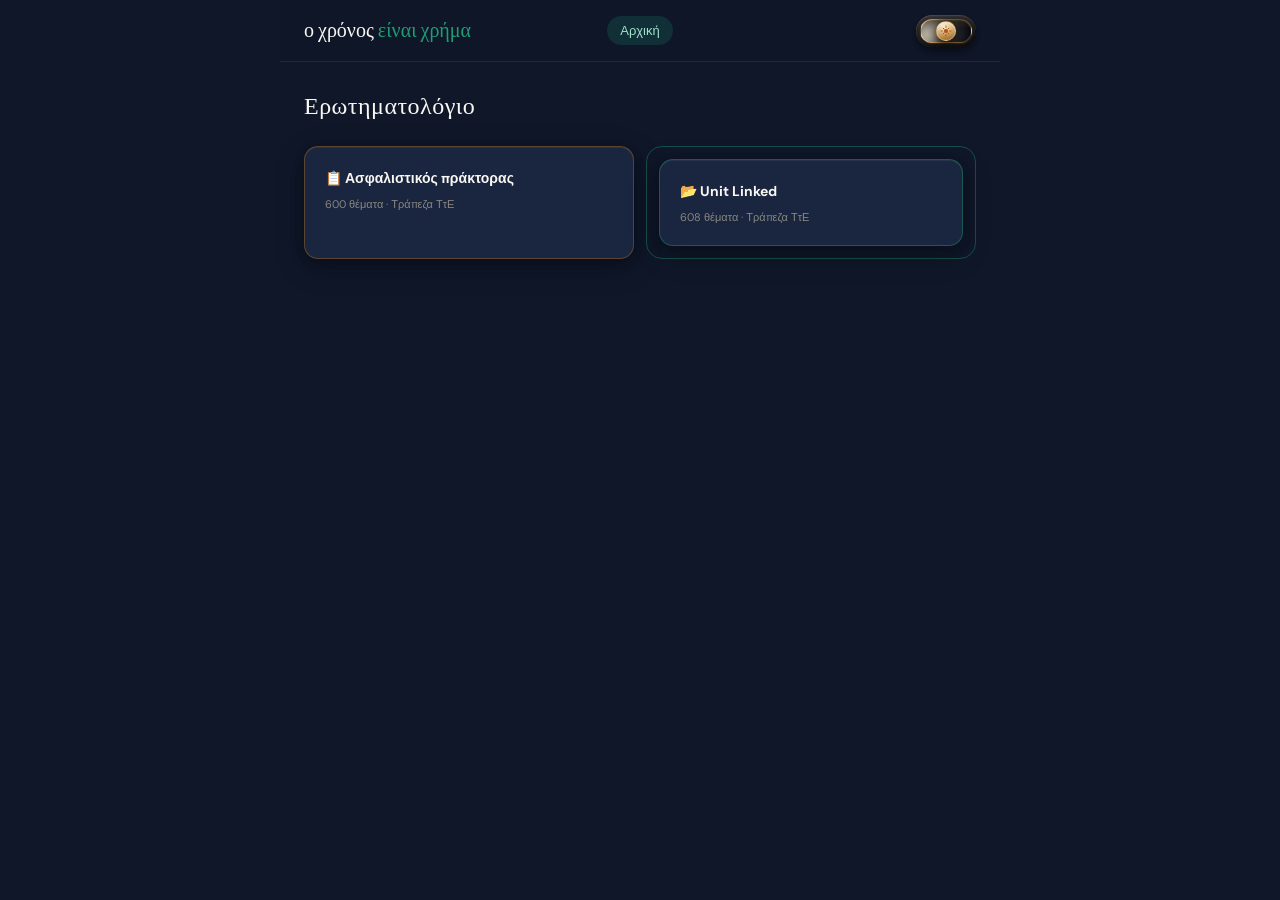
<file: index.html>
<!DOCTYPE html>
<html lang="el" data-time-theme="night">
<head>
<meta charset="UTF-8">
<meta name="viewport" content="width=device-width, initial-scale=1.0">
<title>Ο χρόνος είναι χρήμα</title>
<link href="https://fonts.googleapis.com/css2?family=DM+Sans:wght@300;400;500;600&family=DM+Serif+Display:ital@0;1&display=swap" rel="stylesheet">
<style>
*{box-sizing:border-box;margin:0;padding:0}
:root{
  --navy:#0f1729;--navy2:#1a2540;--navy3:#243050;
  --teal:#1D9E75;--teal2:#0F6E56;--teal3:#9FE1CB;
  --blue:#185FA5;--blue2:#378ADD;--blue3:#B5D4F4;
  --amber:#BA7517;--amber2:#EF9F27;--amber3:#FAC775;
  --coral:#993C1D;--coral2:#D85A30;--coral3:#F0997B;
  --white:#F8F7F2;--gray:#D3D1C7;--muted:#888780;
  --border:rgba(255,255,255,0.08);
}
html,body{font-family:"DM Sans",sans-serif;background:var(--navy);color:var(--white);min-height:100vh;font-size:16px;line-height:1.65}
.app{max-width:720px;margin:0 auto}
.top-nav{display:grid;grid-template-columns:1fr auto 1fr;align-items:center;padding:14px 24px;border-bottom:1px solid var(--border);background:rgba(15,23,41,0.97);backdrop-filter:blur(8px);position:sticky;top:0;z-index:100;gap:12px 16px}
.top-nav .logo{justify-self:start}
.top-nav .nav-tabs{justify-self:center;display:flex;flex-wrap:wrap;align-items:center;justify-content:center;gap:4px}
.top-nav .theme-ctl{justify-self:end}
@media (max-width:600px){
  .top-nav{grid-template-columns:1fr auto;grid-template-rows:auto auto}
  .top-nav .logo{grid-column:1;grid-row:1;justify-self:start}
  .top-nav .theme-ctl{grid-column:2;grid-row:1;justify-self:end;align-self:center}
  .top-nav .nav-tabs{grid-column:1/-1;grid-row:2;justify-self:center}
}
.logo{font-family:"DM Serif Display",serif;font-size:20px;color:var(--white)}
.logo span{color:var(--teal)}
.nav-tabs{display:flex;gap:4px}
.nav-tab{padding:6px 13px;border-radius:20px;border:none;background:transparent;color:var(--muted);font-family:"DM Sans",sans-serif;font-size:13px;cursor:pointer;transition:all .2s}
.nav-tab.active{background:rgba(29,158,117,0.18);color:var(--teal3)}
.nav-tab:hover:not(.active){color:var(--white);background:rgba(255,255,255,0.05)}
.screen{display:none;padding:24px 24px 48px;animation:fadeUp .3s ease}
.screen.active{display:block}
@keyframes fadeUp{from{opacity:0;transform:translateY(10px)}to{opacity:1;transform:translateY(0)}}
.card{background:var(--navy2);border:1px solid var(--border);border-radius:14px;padding:18px;margin-bottom:12px}
.badge{display:inline-block;font-size:10px;font-weight:500;padding:3px 10px;border-radius:20px;letter-spacing:0.4px;text-transform:uppercase;margin-bottom:8px}
.badge.teal{background:rgba(29,158,117,0.2);color:var(--teal3)}
.badge.blue{background:rgba(24,95,165,0.2);color:var(--blue3)}
.badge.amber{background:rgba(186,117,23,0.2);color:var(--amber3)}
.badge.coral{background:rgba(153,60,29,0.2);color:var(--coral3)}
.slbl{font-size:11px;font-weight:500;color:var(--muted);text-transform:uppercase;letter-spacing:0.6px;margin-bottom:12px}
.fbox{background:rgba(24,95,165,0.12);border:1px solid rgba(24,95,165,0.3);border-radius:12px;padding:16px 20px;text-align:center;margin:14px 0}
.fbox-main{font-family:"DM Serif Display",serif;font-size:22px;font-weight:500;color:var(--blue3);letter-spacing:1px;margin-bottom:5px}
.fbox-sub{font-size:11px;color:var(--muted);line-height:1.6}
.tbox{background:rgba(186,117,23,0.1);border:1px solid rgba(186,117,23,0.25);border-radius:10px;padding:12px 16px;margin:12px 0}
.tbox p{font-size:12px;color:var(--amber3);line-height:1.6}
.ibox{background:rgba(29,158,117,0.08);border:1px solid rgba(29,158,117,0.2);border-radius:10px;padding:12px 16px;margin:12px 0}
.ibox p{font-size:12px;color:var(--teal3);line-height:1.6}
.btn-p{background:var(--teal);color:#fff;border:none;padding:10px 22px;border-radius:9px;font-family:"DM Sans",sans-serif;font-size:14px;font-weight:500;cursor:pointer;transition:all .2s}
.btn-p:hover{background:var(--teal2)}
.btn-s{background:transparent;color:var(--muted);border:1px solid rgba(255,255,255,0.1);padding:10px 18px;border-radius:9px;font-family:"DM Sans",sans-serif;font-size:14px;cursor:pointer;transition:all .2s}
.btn-s:hover{color:var(--white);border-color:rgba(255,255,255,0.25)}
/* HOME */
.hero{background:var(--navy2);border:1px solid var(--border);border-radius:18px;padding:32px;margin-bottom:20px;position:relative;overflow:hidden}
.hero::before{content:"";position:absolute;top:-60px;right:-60px;width:280px;height:280px;background:radial-gradient(circle,rgba(29,158,117,0.10),transparent 70%);pointer-events:none}
.hero-title{font-family:"DM Serif Display",serif;font-size:32px;line-height:1.15;margin-bottom:10px}
.hero-title em{color:var(--teal3);font-style:italic}
.hero-sub{font-size:14px;color:var(--muted);line-height:1.7;max-width:440px;margin-bottom:20px}
.hero-axiom{padding:14px 18px;background:rgba(255,255,255,0.03);border-left:3px solid var(--teal);border-radius:0 10px 10px 0;font-family:"DM Serif Display",serif;font-size:15px;color:var(--gray);font-style:italic}
.stats-row{display:grid;grid-template-columns:repeat(3,1fr);gap:10px;margin-bottom:20px}
.stat-card{background:var(--navy2);border:1px solid var(--border);border-radius:14px;padding:16px;text-align:center}
.stat-num{font-family:"DM Serif Display",serif;font-size:28px;margin-bottom:3px}
.stat-lbl{font-size:11px;color:var(--muted)}
.pgrid{display:grid;grid-template-columns:1fr 1fr;gap:10px;margin-bottom:20px}
.pcard{background:var(--navy2);border:1px solid var(--border);border-radius:14px;padding:18px;cursor:pointer;transition:all .25s}
.pcard:hover{border-color:rgba(255,255,255,0.2);transform:translateY(-2px)}
.picon{width:38px;height:38px;border-radius:10px;display:flex;align-items:center;justify-content:center;font-family:"DM Serif Display",serif;font-size:17px;margin-bottom:12px}
.picon.teal{background:rgba(29,158,117,0.2);color:var(--teal3)}
.picon.blue{background:rgba(24,95,165,0.2);color:var(--blue3)}
.picon.amber{background:rgba(186,117,23,0.2);color:var(--amber3)}
.picon.coral{background:rgba(153,60,29,0.2);color:var(--coral3)}
.pname{font-size:14px;font-weight:500;margin-bottom:4px}
.pdesc{font-size:11px;color:var(--muted);line-height:1.5}
/* CHAPTERS */
.parts-list{display:flex;flex-direction:column;gap:12px}
.psec{background:var(--navy2);border:1px solid var(--border);border-radius:14px;overflow:hidden}
.phdr{display:flex;align-items:center;justify-content:space-between;padding:16px 18px;cursor:pointer;transition:background .2s}
.phdr:hover{background:rgba(255,255,255,0.03)}
.phdr-left{display:flex;align-items:center;gap:12px}
.pnum{width:34px;height:34px;border-radius:8px;display:flex;align-items:center;justify-content:center;font-family:"DM Serif Display",serif;font-size:15px;flex-shrink:0}
.pnum.teal{background:rgba(29,158,117,0.2);color:var(--teal3)}
.pnum.blue{background:rgba(24,95,165,0.2);color:var(--blue3)}
.pnum.amber{background:rgba(186,117,23,0.2);color:var(--amber3)}
.pnum.coral{background:rgba(153,60,29,0.2);color:var(--coral3)}
.phdr-title{font-size:14px;font-weight:500}
.phdr-sub{font-size:11px;color:var(--muted);margin-top:2px}
.parr{color:var(--muted);font-size:16px;transition:transform .25s}
.parr.open{transform:rotate(90deg)}
.cgrid{display:none;padding:0 12px 12px;grid-template-columns:1fr 1fr;gap:8px}
.cgrid.open{display:grid}
.citem{background:rgba(255,255,255,0.03);border:1px solid var(--border);border-radius:10px;padding:12px 14px;cursor:pointer;transition:all .2s;display:flex;align-items:flex-start;gap:10px}
.citem:hover{background:rgba(255,255,255,0.07);border-color:rgba(255,255,255,0.2)}
.citem.done{border-color:rgba(29,158,117,0.3);background:rgba(29,158,117,0.05)}
.citem.curr{border-color:rgba(55,138,221,0.4);background:rgba(24,95,165,0.08)}
.cnum{width:24px;height:24px;border-radius:6px;background:rgba(255,255,255,0.06);display:flex;align-items:center;justify-content:center;font-size:10px;font-weight:500;color:var(--muted);flex-shrink:0;margin-top:1px}
.cnum.done{background:rgba(29,158,117,0.2);color:var(--teal3)}
.cnum.curr{background:rgba(24,95,165,0.2);color:var(--blue3)}
.ctitle{font-size:12px;font-weight:500;line-height:1.4;margin-bottom:2px}
#praCatMount .citem.yli-agent-unit .ctitle,
#qmPraCatMount .citem.yli-agent-unit .ctitle{font-size:16px;font-weight:600;line-height:1.35}
.csub{font-size:10px;color:var(--muted)}
/* CHAPTER VIEW */
.chap-hdr{display:flex;align-items:flex-start;justify-content:space-between;gap:16px;margin-bottom:22px}
.chap-title{font-family:"DM Serif Display",serif;font-size:26px;line-height:1.2;margin-top:8px}
.ring-wrap{position:relative;width:56px;height:56px;flex-shrink:0}
.ring-wrap svg{transform:rotate(-90deg)}
.ring-bg{fill:none;stroke:rgba(255,255,255,0.08);stroke-width:4}
.ring-fill{fill:none;stroke:var(--teal);stroke-width:4;stroke-linecap:round;stroke-dasharray:141;stroke-dashoffset:141;transition:stroke-dashoffset 1s ease}
.ring-lbl{position:absolute;inset:0;display:flex;align-items:center;justify-content:center;font-size:11px;font-weight:500;color:var(--teal3)}
.sflow{display:flex;align-items:center;gap:0;margin-bottom:20px;overflow-x:auto;padding-bottom:4px}
.snode{background:var(--navy2);border:1px solid var(--border);border-radius:10px;padding:10px 14px;min-width:90px;text-align:center;flex-shrink:0;cursor:pointer;transition:all .2s}
.snode.active{background:rgba(29,158,117,0.18);border-color:var(--teal)}
.snode:hover:not(.active){border-color:rgba(255,255,255,0.2)}
.snum{font-size:9px;color:var(--muted);margin-bottom:3px}
.slbl2{font-size:11px;font-weight:500}
.sarr{color:rgba(255,255,255,0.2);font-size:16px;padding:0 4px;flex-shrink:0}
.cpanel{background:var(--navy2);border:1px solid var(--border);border-radius:16px;padding:22px;margin-bottom:18px;min-height:160px;animation:fadeUp .3s ease}
.cpanel h3{font-size:12px;font-weight:500;color:var(--teal3);margin-bottom:12px;text-transform:uppercase;letter-spacing:0.4px}
.cpanel p{font-size:15px;color:var(--gray);line-height:1.75;margin-bottom:8px}
.chap-nav{display:flex;justify-content:space-between;align-items:center;padding-top:16px;border-top:1px solid var(--border)}
.chap-nav-info{font-size:11px;color:var(--muted)}
/* BARS */
.bwrap{display:flex;align-items:flex-end;gap:6px;height:110px;padding:0 4px}
.bcol{display:flex;flex-direction:column;align-items:center;gap:3px;flex:1;height:100%;justify-content:flex-end}
.bc,.bs{width:100%;border-radius:4px 4px 0 0;transition:height 1.3s cubic-bezier(.34,1.36,.64,1)}
.bc{background:linear-gradient(180deg,rgba(29,158,117,0.95),rgba(15,110,86,0.75));border:1px solid rgba(29,158,117,0.4)}
.bs{background:rgba(55,138,221,0.55);border:1px solid rgba(55,138,221,0.35)}
.byr{font-size:9px;color:var(--muted);text-align:center;margin-top:5px}
.legend{display:flex;gap:20px;justify-content:center;margin-top:8px}
.leg{display:flex;align-items:center;gap:6px;font-size:11px;color:var(--muted)}
.ldot{width:10px;height:10px;border-radius:3px;flex-shrink:0}
/* CALC */
.ctabs{display:flex;gap:6px;margin-bottom:20px;flex-wrap:wrap}
.ctab{padding:7px 16px;border-radius:8px;border:1px solid rgba(255,255,255,0.1);background:transparent;color:var(--muted);font-family:"DM Sans",sans-serif;font-size:13px;cursor:pointer;transition:all .2s}
.ctab.active{background:rgba(186,117,23,0.18);border-color:var(--amber);color:var(--amber3)}
.ctab:hover:not(.active){color:var(--white)}
.cgrid2{display:grid;grid-template-columns:1fr 1fr;gap:14px}
.panel{background:var(--navy2);border:1px solid var(--border);border-radius:14px;padding:18px}
.ptitle{font-size:10px;font-weight:500;color:var(--muted);text-transform:uppercase;letter-spacing:0.6px;margin-bottom:16px}
.slg{margin-bottom:18px}
.sll{display:flex;justify-content:space-between;align-items:baseline;margin-bottom:7px}
.sln{font-size:15px;color:var(--gray)}
.slv{font-size:15px;font-weight:500}
.slv .u{font-size:11px;color:var(--muted);font-weight:400}
input[type=range]{width:100%;height:3px;border-radius:2px;appearance:none;background:rgba(255,255,255,0.1);outline:none;cursor:pointer}
input[type=range]::-webkit-slider-thumb{appearance:none;width:17px;height:17px;border-radius:50%;background:var(--amber2);border:2px solid var(--navy);cursor:pointer}
input[type=range].tr::-webkit-slider-thumb{background:var(--teal)}
input[type=range].br::-webkit-slider-thumb{background:var(--blue2)}
.resmain{text-align:center;padding:18px 0 14px;border-bottom:1px solid var(--border);margin-bottom:14px}
.reslbl{font-size:10px;color:var(--muted);text-transform:uppercase;letter-spacing:0.5px;margin-bottom:6px}
.resnum{font-family:"DM Serif Display",serif;font-size:36px;color:var(--teal3);line-height:1}
.reshint{font-size:11px;color:var(--muted);margin-top:4px}
.bkdn{display:flex;flex-direction:column;gap:9px}
.br2{display:flex;justify-content:space-between;font-size:15px}
.br2 span:first-child{color:var(--muted)}
.br2 span:last-child{font-weight:500}
.br2.hl span:last-child{color:var(--teal3)}
.br2.wn span:last-child{color:var(--coral3)}
.brdiv{border:none;border-top:1px solid var(--border);margin:6px 0}
.cpan2{background:var(--navy2);border:1px solid var(--border);border-radius:14px;padding:18px;margin-top:14px;grid-column:1/-1}
.cpan2 h3{font-size:10px;color:var(--muted);text-transform:uppercase;letter-spacing:0.6px;margin-bottom:14px}
canvas{width:100%;display:block}
.r72c{background:var(--navy2);border:1px solid var(--border);border-radius:14px;padding:28px;text-align:center}
.r72big{font-family:"DM Serif Display",serif;font-size:72px;line-height:1;color:var(--teal3);margin:20px 0 6px;transition:all .3s}
/* QUIZ */
.quiz-screen-title{font-family:"DM Serif Display",serif;font-size:24px;margin-bottom:20px;color:var(--white);letter-spacing:0.02em}
.quiz-mode-grid{display:grid;grid-template-columns:repeat(auto-fit,minmax(160px,1fr));gap:12px;margin-bottom:24px;align-items:stretch}
.quiz-mode-ul-group{
  display:flex;
  flex-direction:column;
  gap:12px;
  min-width:0;
  padding:12px;
  border:1px solid rgba(29,158,117,0.42);
  border-radius:16px;
  background:transparent;
  box-shadow:none;
  transition:border-color .25s,box-shadow .25s;
}
.quiz-mode-ul-group:has(#quizModeCardUl.quiz-mode-selected-ul){
  border-color:rgba(29,158,117,0.75);
}
.quiz-mode-ul-group:has(#quizModeCardUl.quiz-mode-card:not(.quiz-mode-selected-ul):hover){
  border-color:var(--teal);
}
/* Κάρτα Unit Linked · ίδιο perimeter με το εξωτερικό group (όχι επιλεγμένη) */
#quizModeCardUl.quiz-mode-card:not(.quiz-mode-selected-ul){
  border-color:rgba(29,158,117,0.42);
}
#quizModeCardUl.quiz-mode-card:not(.quiz-mode-selected-ul):hover{
  border-color:var(--teal);
}
.quiz-mode-card{background:var(--navy2);border:1px solid var(--border);border-radius:14px;padding:20px;cursor:pointer;transition:border-color .25s,background .25s,box-shadow .25s;min-width:0;
  box-shadow:
    0 8px 28px rgba(0,0,0,0.32),
    0 2px 10px rgba(0,0,0,0.2),
    inset 0 1px 0 rgba(255,255,255,0.06)}
.quiz-mode-card:hover{border-color:var(--teal);background:rgba(29,158,117,0.08)}
.quiz-mode-card h3{font-size:14px;margin-bottom:6px;color:var(--white)}
.quiz-mode-card p{font-size:11px;color:var(--muted);line-height:1.5}
.quiz-mode-card.quiz-mode-selected-ul{border-color:rgba(29,158,117,0.75);
  box-shadow:
    0 8px 28px rgba(0,0,0,0.32),
    0 2px 10px rgba(0,0,0,0.2),
    0 0 0 2px rgba(29,158,117,0.55),
    inset 0 1px 0 rgba(255,255,255,0.08)}
.quiz-mode-card.praktoras{border-color:rgba(186,117,23,0.4)}
.quiz-mode-card.praktoras:hover{border-color:var(--amber2);background:rgba(186,117,23,0.1)}
.quiz-mode-card.quiz-mode-selected-praktoras{border-color:rgba(239,159,39,0.9);
  box-shadow:
    0 8px 28px rgba(0,0,0,0.32),
    0 2px 10px rgba(0,0,0,0.2),
    0 0 0 2px rgba(186,117,23,0.5),
    inset 0 1px 0 rgba(255,255,255,0.08)}
.quiz-mode-card.praktoras.quiz-mode-selected-praktoras:hover{border-color:rgba(250,180,60,0.95);background:rgba(186,117,23,0.12)}
.quiz-mode-card.quiz-mode-selected-ul:hover{border-color:rgba(45,200,150,0.9);background:rgba(29,158,117,0.1)}
html[data-time-theme="day"] #quizModeCardUl.quiz-mode-card:not(.quiz-mode-selected-ul){
  border-color:rgba(29,158,117,0.38);
}
html[data-time-theme="day"] #quizModeCardUl.quiz-mode-card:not(.quiz-mode-selected-ul):hover{
  border-color:var(--teal);
}
html[data-time-theme="day"] .quiz-mode-ul-group{
  border-color:rgba(29,158,117,0.38);
  box-shadow:none;
}
html[data-time-theme="day"] .quiz-mode-ul-group:has(#quizModeCardUl.quiz-mode-selected-ul){
  border-color:rgba(29,158,117,0.75);
}
html[data-time-theme="day"] .quiz-mode-ul-group:has(#quizModeCardUl.quiz-mode-card:not(.quiz-mode-selected-ul):hover){
  border-color:var(--teal);
}
/* Συνοχή χρώματος: κάρτα λειτουργίας → πλαίσιο επιλογών από κάτω */
#qCatOpts.quiz-options-accent-ul > .quiz-filters{
  border-color:rgba(29,158,117,0.72);
  background:rgba(29,158,117,0.09);
  box-shadow:
    0 8px 28px rgba(0,0,0,0.32),
    0 2px 10px rgba(0,0,0,0.2),
    0 0 0 2px rgba(29,158,117,0.42),
    inset 0 1px 0 rgba(255,255,255,0.08)}
#qCatOpts.quiz-options-accent-ul > div:nth-child(2){
  margin-top:2px;
  padding:14px 16px;
  border-radius:14px;
  border:1px solid rgba(29,158,117,0.45);
  background:rgba(29,158,117,0.07);
  box-shadow:
    0 4px 18px rgba(0,0,0,0.22),
    0 0 0 1px rgba(29,158,117,0.2),
    inset 0 1px 0 rgba(255,255,255,0.06)}
#qPraktorasOpts.quiz-options-accent-praktoras #qmPraBrowse{
  padding:14px 16px 16px;
  border-radius:14px;
  border:1px solid rgba(186,117,23,0.55);
  background:rgba(186,117,23,0.1);
  box-shadow:
    0 8px 28px rgba(0,0,0,0.32),
    0 2px 10px rgba(0,0,0,0.2),
    0 0 0 2px rgba(186,117,23,0.35),
    inset 0 1px 0 rgba(255,255,255,0.08)}
#qPraktorasOpts.quiz-options-accent-praktoras #qmPraktorasFooter{
  margin-top:12px;
  padding:14px 16px;
  border-radius:14px;
  border:1px solid rgba(186,117,23,0.5);
  background:rgba(186,117,23,0.08);
  box-shadow:
    0 4px 18px rgba(0,0,0,0.22),
    0 0 0 1px rgba(186,117,23,0.2),
    inset 0 1px 0 rgba(255,255,255,0.06)}
.quiz-filters{background:var(--navy2);border:1px solid var(--border);border-radius:14px;padding:16px;margin-bottom:16px}
.quiz-filters label{display:block;font-size:11px;color:var(--muted);margin-bottom:6px;text-transform:uppercase;letter-spacing:0.5px}
.quiz-filters select{width:100%;padding:10px 12px;border-radius:8px;border:1px solid var(--border);background:var(--navy3);color:var(--white);font-family:"DM Sans",sans-serif;font-size:14px;margin-bottom:14px;cursor:pointer}
.quiz-filters select:last-of-type{margin-bottom:0}
.quiz-chapter-row{display:flex;flex-wrap:wrap;align-items:center;gap:10px 14px;margin-bottom:14px}
.quiz-chapter-wrap{position:relative;flex:1 1 200px;min-width:0}
.quiz-cat-sr{position:absolute;width:1px;height:1px;padding:0;margin:-1px;overflow:hidden;clip:rect(0,0,0,0);white-space:nowrap;border:0;opacity:0;pointer-events:none}
.quiz-chapter-trigger{width:100%;text-align:left;padding:10px 12px;border-radius:8px;border:1px solid var(--border);background:var(--navy3);color:var(--white);font-family:"DM Sans",sans-serif;font-size:14px;cursor:pointer;display:flex;justify-content:space-between;align-items:center;gap:10px}
.quiz-chapter-trigger::after{content:"▾";opacity:.55;font-size:11px;flex-shrink:0}
.quiz-chapter-menu{position:absolute;left:0;right:0;top:calc(100% + 5px);z-index:80;max-height:min(300px,55vh);overflow-y:auto;background:var(--navy2);border:1px solid var(--border);border-radius:10px;box-shadow:0 16px 40px rgba(0,0,0,0.35);padding:6px 0}
.quiz-chapter-menu-footer{margin:0;padding:10px 10px 8px 12px;border-top:1px solid var(--border);background:var(--navy2);font-size:12px;line-height:1.35;color:var(--muted);position:sticky;bottom:0;z-index:2;text-align:right}
.quiz-chapter-item{display:block;width:100%;text-align:left;padding:10px 14px;border:none;background:transparent;color:var(--gray);font-family:"DM Sans",sans-serif;font-size:14px;cursor:pointer;line-height:1.35}
.quiz-chapter-item:hover,.quiz-chapter-item:focus{background:rgba(255,255,255,0.08);color:var(--white);outline:none}
.quiz-chapter-item[aria-selected="true"]{background:rgba(29,158,117,0.14);color:var(--teal3)}
.quiz-chapter-menu-row{display:flex;align-items:center;gap:10px;width:100%;padding:2px 4px 2px 10px;box-sizing:border-box}
.quiz-chapter-menu-row .quiz-chapter-item{flex:1;min-width:0;text-align:left}
.quiz-chapter-menu-row .quiz-chapter-done-cb{flex:0 0 auto;width:18px;height:18px;margin:0 6px 0 0;cursor:pointer;accent-color:var(--teal3)}
.quiz-chapter-menu-row .quiz-chapter-done-spacer{flex:0 0 auto;width:18px;height:18px;margin:0 6px 0 0;visibility:hidden;pointer-events:none}
#qmPraUnitMenu .quiz-chapter-menu-row .quiz-chapter-done-cb,
#praUnitMenu .quiz-chapter-menu-row .quiz-chapter-done-cb{accent-color:var(--amber2)}
.quiz-chapter-count{flex:0 0 auto;font-size:14px;font-weight:500;color:var(--teal3);white-space:nowrap;min-height:1.4em}
.quiz-loading{text-align:center;padding:40px 20px;color:var(--muted)}
.quiz-load-err{background:rgba(153,60,29,0.15);border:1px solid rgba(153,60,29,0.3);border-radius:12px;padding:16px;margin-bottom:16px;color:var(--coral3);font-size:14px}
.quiz-load-err a{color:var(--teal3);text-decoration:underline}
.qprow{display:flex;align-items:center;gap:12px;margin-bottom:20px}
.qptimer{font-size:12px;color:var(--amber3);font-weight:500}
.qpbar{flex:1;height:3px;background:rgba(255,255,255,0.08);border-radius:2px;overflow:hidden}
.qpfill{height:100%;background:var(--teal);border-radius:2px;transition:width .4s ease}
.qplbl{font-size:11px;color:var(--muted);white-space:nowrap}
.qcard{background:var(--navy2);border:1px solid var(--border);border-radius:16px;padding:24px;margin-bottom:14px;position:relative;overflow:hidden;animation:fadeUp .25s ease}
.qcard::before{content:"";position:absolute;top:0;left:0;right:0;height:3px;background:linear-gradient(90deg,var(--teal),var(--blue2))}
.qmeta{display:flex;gap:8px;flex-wrap:wrap;align-items:center;margin-bottom:10px}
.qmeta.qmeta-row-split{justify-content:space-between;align-items:center;gap:8px 12px}
.qmeta-main{display:flex;gap:8px;flex-wrap:wrap;align-items:center;flex:1;min-width:0}
.qmetatag{font-size:9px;padding:2px 8px;border-radius:10px;background:rgba(255,255,255,0.06);color:var(--muted)}
.qjsonid{font-size:10px;font-weight:600;font-variant-numeric:tabular-nums;padding:3px 9px;border-radius:8px;border:1px solid rgba(186,117,23,0.35);background:rgba(186,117,23,0.12);color:var(--amber3);line-height:1.2;flex-shrink:0}
.qtag{font-size:10px;color:var(--teal3);font-weight:500;text-transform:uppercase;letter-spacing:0.5px;margin-bottom:12px}
.qtag-row{display:flex;flex-wrap:wrap;align-items:center;justify-content:space-between;gap:10px 14px;margin-bottom:12px}
.qtag-row .qtag{margin-bottom:0;flex:1 1 auto;min-width:0}
/* Κουμπί θεωρίας · «θαμπό γυαλί» χρυσό πάνω στην κάρτα ερώτησης */
.btn-s.qtag-theory-btn{
  flex-shrink:0;
  position:relative;
  overflow:hidden;
  text-transform:none;
  letter-spacing:0.02em;
  font-size:13px;
  line-height:1.25;
  font-weight:600;
  padding:10px 18px;
  border-radius:12px;
  color:rgba(255,248,235,0.96);
  border:1px solid rgba(250,199,117,0.38);
  background:linear-gradient(
    145deg,
    rgba(186,117,23,0.42) 0%,
    rgba(239,159,39,0.18) 42%,
    rgba(255,255,255,0.06) 100%
  );
  -webkit-backdrop-filter:saturate(180%) blur(14px);
  backdrop-filter:saturate(180%) blur(14px);
  box-shadow:
    0 4px 18px rgba(0,0,0,0.18),
    inset 0 1px 1px rgba(255,236,200,0.35),
    inset 0 -1px 1px rgba(90,55,12,0.2);
  transition:transform .15s ease,box-shadow .22s ease,border-color .2s ease,background .22s ease,color .2s ease;
}
.btn-s.qtag-theory-btn:hover{
  color:#fffdf8;
  border-color:rgba(250,199,117,0.58);
  background:linear-gradient(
    145deg,
    rgba(186,117,23,0.55) 0%,
    rgba(239,159,39,0.28) 45%,
    rgba(255,255,255,0.12) 100%
  );
  box-shadow:
    0 6px 26px rgba(239,159,39,0.32),
    0 2px 10px rgba(0,0,0,0.22),
    inset 0 1px 1px rgba(255,245,215,0.45),
    inset 0 -1px 1px rgba(90,55,12,0.18);
  transform:translateY(-1px);
}
.btn-s.qtag-theory-btn:active{
  transform:translateY(0);
  border-color:rgba(250,199,117,0.42);
  box-shadow:
    0 2px 12px rgba(0,0,0,0.22),
    inset 0 2px 8px rgba(60,38,10,0.2);
}
.btn-s.qtag-theory-btn:focus-visible{
  outline:2px solid var(--amber2);
  outline-offset:3px;
}
html[data-time-theme="day"] .btn-s.qtag-theory-btn{
  color:rgba(72,46,8,0.94);
  border-color:rgba(186,117,23,0.42);
  background:linear-gradient(
    145deg,
    rgba(239,159,39,0.28) 0%,
    rgba(255,252,245,0.55) 52%,
    rgba(250,235,200,0.35) 100%
  );
  box-shadow:
    0 3px 16px rgba(186,117,23,0.2),
    0 1px 2px rgba(90,55,12,0.08),
    inset 0 1px 1px rgba(255,255,255,0.88),
    inset 0 -1px 1px rgba(186,117,23,0.12);
}
html[data-time-theme="day"] .btn-s.qtag-theory-btn:hover{
  color:#3d2606;
  border-color:rgba(186,117,23,0.58);
  background:linear-gradient(
    145deg,
    rgba(239,159,39,0.38) 0%,
    rgba(255,255,255,0.72) 48%,
    rgba(252,238,205,0.5) 100%
  );
  box-shadow:
    0 6px 24px rgba(239,159,39,0.28),
    0 2px 6px rgba(90,55,12,0.06),
    inset 0 1px 1px rgba(255,255,255,0.95),
    inset 0 -1px 1px rgba(186,117,23,0.1);
}
.ul-theory-section{margin-bottom:14px;padding-bottom:12px;border-bottom:1px solid rgba(255,255,255,0.06)}
.ul-theory-section:last-child{border-bottom:none;margin-bottom:0;padding-bottom:0}
.ul-theory-h4{margin:0 0 10px;font-size:14px;font-weight:600;color:var(--teal3)}
.ul-theory-section p{margin:.45em 0;font-size:14px;line-height:1.62}
.ul-theory-section ul{margin:.4em 0;padding-left:1.2em}
.ul-theory-section li{margin:.25em 0}
html[data-time-theme="day"] .ul-theory-section{border-bottom-color:rgba(0,0,0,0.08)}
.qtext{font-size:18px;line-height:1.55;margin-bottom:20px}
.opts{display:flex;flex-direction:column;gap:8px}
.opt{padding:13px 16px;border-radius:10px;border:1px solid rgba(255,255,255,0.1);background:rgba(255,255,255,0.03);color:var(--gray);font-family:"DM Sans",sans-serif;font-size:15px;cursor:pointer;transition:all .2s;text-align:left}
.opt:hover:not(.dis){border-color:rgba(255,255,255,0.25);background:rgba(255,255,255,0.07);color:var(--white)}
.opt.ok{background:rgba(29,158,117,0.22);border:2px solid var(--teal);color:var(--teal3);box-shadow:0 0 0 1px rgba(29,158,117,0.45),inset 0 0 0 1px rgba(29,158,117,0.12)}
.opt.ko{background:rgba(153,60,29,0.22);border:2px solid var(--coral2);color:var(--coral3);box-shadow:0 0 0 1px rgba(216,90,48,0.4),inset 0 0 0 1px rgba(216,90,48,0.1)}
.opt.dis{cursor:default;pointer-events:none}
.quiz-fb-line{font-size:14px;line-height:1.65}
.quiz-fb-exp{font-size:13px;line-height:1.65;margin-top:10px;opacity:.95}
.quiz-fb-sol{margin-top:12px;border-top:1px solid rgba(255,255,255,0.08);padding-top:10px}
.quiz-fb-sol>summary.quiz-fb-sum{cursor:pointer;font-size:13px;opacity:.92;user-select:none;list-style-position:outside}
.fbbox.ko .quiz-fb-sol{border-top-color:rgba(255,255,255,0.06)}
.quiz-fb-solbody{font-size:13px;line-height:1.6;opacity:.93}
.quiz-fb-solbody .sol-hl-yellow,.quiz-fb-solbody .sol-hl-yellow strong{color:#fcd34d;font-weight:700}
.quiz-fb-solbody .sol-hl-neon-red,.quiz-fb-solbody .sol-hl-neon-red strong{color:#ff4d6a;font-weight:700;text-shadow:0 0 10px rgba(255,77,106,0.5),0 0 2px rgba(255,61,94,0.85)}
.ul-sol-hr{border:none;border-top:1px solid var(--border);margin:14px 0;opacity:.7}
.ul-sol-modal-actions{margin-top:12px;display:flex;flex-wrap:wrap;gap:8px;align-items:center}
.ul-modal-overlay{display:none;position:fixed;inset:0;z-index:10050;background:rgba(6,14,26,0.72);backdrop-filter:blur(4px);align-items:center;justify-content:center;padding:18px}
.ul-modal-panel{max-width:min(620px,calc(100vw - 32px));max-height:min(86vh,calc(100dvh - 36px));width:100%;display:flex;flex-direction:column;background:var(--navy2);border:1px solid var(--border);border-radius:16px;box-shadow:0 22px 64px rgba(0,0,0,0.45);overflow:hidden;animation:fadeUp .22s ease}
.ul-modal-head{display:flex;align-items:flex-start;justify-content:space-between;gap:12px;padding:16px 18px;border-bottom:1px solid var(--border);flex-shrink:0}
.ul-modal-title{margin:0;font-size:17px;font-weight:600;line-height:1.35;color:var(--white);flex:1;min-width:0}
.ul-modal-close{flex-shrink:0;width:38px;height:38px;padding:0;border-radius:10px;border:1px solid var(--border);background:var(--navy3);color:var(--white);font-size:22px;line-height:1;cursor:pointer;display:flex;align-items:center;justify-content:center}
.ul-modal-close:hover{border-color:rgba(29,158,117,0.45);background:rgba(29,158,117,0.12)}
.ul-modal-meta{padding:10px 18px 0;font-size:11px;line-height:1.5;color:var(--muted);flex-shrink:0}
.ul-modal-meta-line{display:block}
.ul-modal-muted{opacity:.9}
.ul-modal-body{padding:14px 18px 18px;overflow-y:auto;font-size:14px;line-height:1.62;color:var(--gray)}
.ul-modal-body strong{color:var(--teal3);font-weight:600}
.ul-modal-body .sol-hl-yellow,.ul-modal-body .sol-hl-yellow strong{color:#fcd34d;font-weight:700}
.ul-modal-body .sol-hl-neon-red,.ul-modal-body .sol-hl-neon-red strong{color:#ff4d6a;font-weight:700;text-shadow:0 0 10px rgba(255,77,106,0.45),0 0 2px rgba(255,61,94,0.8)}
.ul-modal-body code{font-family:ui-monospace,SFMono-Regular,monospace;font-size:12px;background:rgba(255,255,255,0.06);padding:2px 6px;border-radius:6px}
.ul-guide-lead{font-size:13px;color:var(--muted);margin:0 0 12px}
.ul-guide-ul{margin:8px 0 14px;padding-left:1.2em}
.ul-guide-ul li{margin-bottom:8px}
.ul-guide-pdfs{font-size:12px;color:var(--muted);margin-top:14px;padding-top:12px;border-top:1px solid var(--border)}
html[data-time-theme="day"] .ul-modal-overlay{background:rgba(248,251,253,0.82)}
html[data-time-theme="day"] .ul-modal-close{background:var(--navy3)}
html[data-time-theme="day"] .ul-modal-body .sol-hl-yellow,html[data-time-theme="day"] .ul-modal-body .sol-hl-yellow strong{color:#ca8a04}
html[data-time-theme="day"] .quiz-fb-solbody .sol-hl-yellow,html[data-time-theme="day"] .quiz-fb-solbody .sol-hl-yellow strong{color:#ca8a04}
html[data-time-theme="day"] .ul-modal-body .sol-hl-neon-red,html[data-time-theme="day"] .ul-modal-body .sol-hl-neon-red strong,
html[data-time-theme="day"] .quiz-fb-solbody .sol-hl-neon-red,html[data-time-theme="day"] .quiz-fb-solbody .sol-hl-neon-red strong{color:#e11d48;text-shadow:0 0 12px rgba(225,29,72,0.35)}
.fbbox{background:rgba(29,158,117,0.1);border:1px solid rgba(29,158,117,0.25);border-radius:10px;padding:14px 16px;margin-top:14px;display:none;animation:fadeUp .25s ease}
.fbbox p{font-size:14px;color:var(--teal3);line-height:1.65}
.fbbox.ko{background:rgba(153,60,29,0.1);border-color:rgba(153,60,29,0.3)}
.fbbox.ko p{color:var(--coral3)}
.rscreen{text-align:center;padding:40px 20px;animation:fadeUp .3s ease}
.rscore{font-family:"DM Serif Display",serif;font-size:56px;color:var(--teal3);margin-bottom:8px}
.rmsg{font-size:15px;color:var(--muted);margin-bottom:28px;line-height:1.6}
.rreview{font-size:12px;color:var(--muted);margin-top:16px}
.qnav{display:flex;gap:10px;margin-top:20px;flex-wrap:wrap;justify-content:space-between}
/* APPENDICES */
.app-tabs{display:flex;gap:6px;margin-bottom:20px;flex-wrap:wrap}
.app-tab{padding:8px 14px;border-radius:8px;border:1px solid rgba(255,255,255,0.1);background:transparent;color:var(--muted);font-size:12px;cursor:pointer;transition:all .2s}
.app-tab.active{background:rgba(24,95,165,0.2);border-color:var(--blue);color:var(--blue3)}
.app-tab:hover:not(.active){color:var(--white)}
.app-panel{display:none;animation:fadeUp .3s ease}
.app-panel.active{display:block}
.calc-ctx{margin:0 0 16px;padding:11px 14px;border-radius:10px;background:rgba(255,255,255,0.035);border:1px solid rgba(255,255,255,0.07);font-size:12px;line-height:1.5}
.calc-ctx-heads{display:flex;flex-wrap:wrap;align-items:center;gap:8px 14px}
.calc-ctx-eq{font-family:ui-monospace,SFMono-Regular,monospace;font-size:11px;color:var(--blue3);opacity:.95}
.calc-ctx-map{margin:8px 0 0;font-size:11px;color:var(--muted);line-height:1.45}
.calc-ctx-live{margin-top:9px;padding-top:9px;border-top:1px solid rgba(255,255,255,0.07);font-family:ui-monospace,SFMono-Regular,monospace;font-size:11px;color:var(--teal3);min-height:1.2em;word-break:break-word}
.calc-ref-drawer{margin-top:22px;border-top:1px solid var(--border);padding-top:14px}
.calc-ref-drawer>summary{cursor:pointer;font-size:12px;color:var(--muted);list-style-position:outside;user-select:none;max-width:42em;line-height:1.45}
.calc-ref-drawer[open]>summary{color:var(--white);margin-bottom:12px}
#calcRefMount .app-tabs{margin-bottom:14px}
html[data-time-theme="day"] .calc-ctx{background:rgba(0,0,0,0.03);border-color:rgba(0,0,0,0.08)}
html[data-time-theme="day"] .calc-ctx-live{border-top-color:rgba(0,0,0,0.08)}
.formula-row{display:flex;justify-content:space-between;align-items:center;padding:12px 16px;border-bottom:1px solid var(--border);gap:12px;flex-wrap:wrap}
.formula-row:last-child{border-bottom:none}
.formula-phrase{font-size:12px;color:var(--gray);flex:1;min-width:140px}
.formula-eq{font-family:"DM Serif Display",serif;font-size:16px;color:var(--blue3);font-weight:500}
.chart-table{width:100%;border-collapse:collapse;font-size:12px}
.chart-table th,.chart-table td{padding:10px 12px;text-align:left;border-bottom:1px solid var(--border)}
.chart-table th{color:var(--muted);font-weight:500;text-transform:uppercase;font-size:10px;letter-spacing:0.5px}
.chart-table td:last-child{color:var(--blue3);font-family:"DM Serif Display",serif}
.ex-card{background:var(--navy2);border:1px solid var(--border);border-radius:12px;padding:16px;margin-bottom:12px}
.ex-card summary{cursor:pointer;font-weight:500;color:var(--white);margin-bottom:8px}
.ex-card .ex-data{font-size:12px;color:var(--muted);margin-bottom:10px}
.ex-card .ex-sol{background:rgba(29,158,117,0.1);border:1px solid rgba(29,158,117,0.25);border-radius:8px;padding:12px;font-size:14px;color:var(--teal3);margin-top:10px}
.gloss-search{width:100%;padding:12px 16px;border-radius:10px;border:1px solid var(--border);background:var(--navy3);color:var(--white);font-size:14px;margin-bottom:16px}
.gloss-search::placeholder{color:var(--muted)}
.gloss-item{background:var(--navy2);border:1px solid var(--border);border-radius:10px;padding:14px 16px;margin-bottom:10px;cursor:pointer;transition:all .2s}
.gloss-item:hover{border-color:var(--teal)}
.gloss-term{font-weight:500;color:var(--teal3);margin-bottom:4px}
.gloss-def{font-size:12px;color:var(--gray);line-height:1.5}
.gloss-ref{font-size:10px;color:var(--muted);margin-top:6px}
/* Θέμα ημέρας: συμπαγής ράγα — 3D όψη (χωνευτό αυλάκι + σφαιρικό thumb) */
.theme-sr{position:absolute;width:1px;height:1px;padding:0;margin:-1px;overflow:hidden;clip:rect(0,0,0,0);white-space:nowrap;border:0}
.theme-ctl{
  flex-shrink:0;width:60px;padding:4px;border:none;border-radius:16px;outline:none;-webkit-tap-highlight-color:transparent;
  background:linear-gradient(165deg,rgba(255,255,255,0.14) 0%,rgba(255,255,255,0.04) 42%,rgba(0,0,0,0.22) 100%);
  box-shadow:
    0 4px 8px rgba(0,0,0,0.4),
    0 1px 0 rgba(255,255,255,0.12) inset,
    0 -2px 4px rgba(0,0,0,0.35) inset,
    1px 0 0 rgba(255,255,255,0.06) inset,
    -1px 0 0 rgba(0,0,0,0.2) inset;
  transform:perspective(140px) rotateX(4deg);
  transform-origin:50% 50%;
  transition:transform .18s ease,box-shadow .18s ease;
}
.theme-ctl:hover{transform:perspective(140px) rotateX(2deg);box-shadow:0 5px 10px rgba(0,0,0,0.45),0 1px 0 rgba(255,255,255,0.14) inset,0 -2px 4px rgba(0,0,0,0.32) inset,1px 0 0 rgba(255,255,255,0.08) inset,-1px 0 0 rgba(0,0,0,0.18) inset}
.theme-ctl:active{transform:perspective(140px) rotateX(5deg) scale(0.98)}
.theme-ctl:focus-visible{box-shadow:0 0 0 2px rgba(29,158,117,0.55),0 4px 8px rgba(0,0,0,0.4);border-radius:16px}
.theme-track{
  position:relative;height:24px;width:100%;border-radius:12px;cursor:pointer;touch-action:none;
  border:1px solid rgba(0,0,0,0.45);
  background:
    linear-gradient(180deg,rgba(255,255,255,0.16) 0%,transparent 38%),
    linear-gradient(90deg,rgba(242,246,238,0.96) 0%,rgba(88,98,94,0.42) 47%,rgba(12,18,36,0.99) 100%);
  box-shadow:
    inset 0 4px 10px rgba(0,0,0,0.55),
    inset 0 2px 3px rgba(0,0,0,0.35),
    inset 0 1px 0 rgba(255,255,255,0.12),
    0 1px 0 rgba(255,255,255,0.05);
}
.theme-thumb{
  position:absolute;top:50%;width:20px;height:20px;margin-top:-10px;border-radius:50%;left:calc(50% - 10px);
  display:flex;align-items:center;justify-content:center;
  transition:left .14s ease,box-shadow .18s ease,transform .18s ease,background .2s ease,border-color .2s ease,color .2s ease;pointer-events:none;
  border:1px solid rgba(255,255,255,0.28);
  background:
    radial-gradient(ellipse 95% 80% at 32% 24%,rgba(255,255,255,0.98) 0%,rgba(235,237,232,0.92) 28%,rgba(195,200,198,0.88) 55%,rgba(110,118,122,0.82) 92%);
  box-shadow:
    0 4px 6px rgba(0,0,0,0.5),
    0 2px 3px rgba(0,0,0,0.35),
    0 1px 0 rgba(255,255,255,0.55) inset,
    inset 0 -4px 8px rgba(0,0,0,0.28),
    inset 0 3px 6px rgba(255,255,255,0.45);
  color:#c97810;
}
.theme-ico{position:absolute;inset:0;display:flex;align-items:center;justify-content:center;transition:opacity .16s ease}
.theme-ico svg{width:12px;height:12px;display:block}
.theme-ico-moon{opacity:0}
.theme-ico-sun{opacity:1}
html[data-time-theme="day"] .theme-ico-moon{opacity:1}
html[data-time-theme="day"] .theme-ico-sun{opacity:0}
.theme-ctl:hover .theme-thumb{box-shadow:0 5px 8px rgba(0,0,0,0.55),0 2px 3px rgba(0,0,0,0.35),0 1px 0 rgba(255,255,255,0.6) inset,inset 0 -4px 8px rgba(0,0,0,0.3),inset 0 3px 7px rgba(255,255,255,0.5)}
.theme-ctl[data-mode="day"] .theme-thumb{left:2px}
.theme-ctl[data-mode="night"] .theme-thumb{left:calc(100% - 22px)}
.theme-ctl[data-mode="auto"] .theme-thumb{left:calc(50% - 10px)}
.theme-ctl.theme-dragging .theme-thumb{transition:none}
@media (prefers-reduced-motion:reduce){
  .theme-ctl,.theme-ctl:hover,.theme-ctl:active{transform:none;transition:none}
  .theme-thumb{transition:left .14s ease}
}
html[data-time-theme="day"]{
  color-scheme:light;
  --navy:#d8dfd4;
  --navy2:#f2f5ef;
  --navy3:#e6ebe2;
  --white:#152028;
  --gray:#2a3440;
  --muted:#5c6a72;
  --border:rgba(20,45,35,0.12);
  /* Σκούρα accent για ανάγνωση σε ανοιχτό φόντο (αντί για mint #9FE1CB κ.λπ.) */
  --teal3:#0a5a45;
  --blue3:#1a5490;
  --amber3:#9a5a0c;
  --coral3:#8b3a22;
}
html[data-time-theme="day"] .badge.teal,
html[data-time-theme="day"] .badge.blue,
html[data-time-theme="day"] .badge.amber,
html[data-time-theme="day"] .badge.coral{font-weight:600}
html[data-time-theme="day"] body{
  background:linear-gradient(168deg,#eef3ea 0%,#e4ebe0 42%,#dbe3d5 100%);
  color:var(--white);
}
html[data-time-theme="day"] .top-nav{
  background:rgba(248,250,245,0.92);
  border-bottom-color:var(--border);
  backdrop-filter:blur(10px);
}
html[data-time-theme="day"] .nav-tab{color:var(--muted)}
html[data-time-theme="day"] .nav-tab.active{background:rgba(29,158,117,0.14);color:var(--teal2)}
html[data-time-theme="day"] .nav-tab:hover:not(.active){color:var(--white);background:rgba(0,0,0,0.04)}
html[data-time-theme="day"] .logo{color:var(--white)}
html[data-time-theme="day"] .card,
html[data-time-theme="day"] .hero,
html[data-time-theme="day"] .stat-card,
html[data-time-theme="day"] .pcard,
html[data-time-theme="day"] .psec,
html[data-time-theme="day"] .cpanel,
html[data-time-theme="day"] .snode,
html[data-time-theme="day"] .panel,
html[data-time-theme="day"] .cpan2,
html[data-time-theme="day"] .r72c,
html[data-time-theme="day"] .quiz-filters,
html[data-time-theme="day"] .qcard,
html[data-time-theme="day"] .yli-run-title,
html[data-time-theme="day"] .ex-card,
html[data-time-theme="day"] .gloss-item{
  box-shadow:0 1px 3px rgba(30,50,40,0.06);
}
html[data-time-theme="day"] .quiz-mode-card{
  box-shadow:
    0 6px 22px rgba(30,50,40,0.09),
    0 2px 8px rgba(30,50,40,0.06),
    inset 0 1px 0 rgba(255,255,255,0.72)}
html[data-time-theme="day"] .quiz-mode-card.quiz-mode-selected-ul{
  box-shadow:
    0 6px 22px rgba(30,50,40,0.1),
    0 2px 8px rgba(30,50,40,0.06),
    0 0 0 2px rgba(29,158,117,0.45),
    inset 0 1px 0 rgba(255,255,255,0.75)}
html[data-time-theme="day"] .quiz-mode-card.praktoras:hover{border-color:var(--amber2);background:rgba(186,117,23,0.07)}
html[data-time-theme="day"] .quiz-mode-card.quiz-mode-selected-praktoras{
  box-shadow:
    0 6px 22px rgba(30,50,40,0.1),
    0 2px 8px rgba(30,50,40,0.06),
    0 0 0 2px rgba(186,117,23,0.45),
    inset 0 1px 0 rgba(255,255,255,0.75)}
html[data-time-theme="day"] #qCatOpts.quiz-options-accent-ul > .quiz-filters{
  border-color:rgba(29,158,117,0.55);
  background:rgba(29,158,117,0.07);
  box-shadow:
    0 6px 22px rgba(30,50,40,0.09),
    0 2px 8px rgba(30,50,40,0.06),
    0 0 0 2px rgba(29,158,117,0.38),
    inset 0 1px 0 rgba(255,255,255,0.75)}
html[data-time-theme="day"] #qCatOpts.quiz-options-accent-ul > div:nth-child(2){
  border-color:rgba(29,158,117,0.4);
  background:rgba(29,158,117,0.06);
  box-shadow:0 2px 10px rgba(30,50,40,0.06),0 0 0 1px rgba(29,158,117,0.18),inset 0 1px 0 rgba(255,255,255,0.65)}
html[data-time-theme="day"] #qPraktorasOpts.quiz-options-accent-praktoras #qmPraBrowse{
  border-color:rgba(186,117,23,0.45);
  background:rgba(186,117,23,0.06);
  box-shadow:
    0 6px 22px rgba(30,50,40,0.09),
    0 2px 8px rgba(30,50,40,0.06),
    0 0 0 2px rgba(186,117,23,0.32),
    inset 0 1px 0 rgba(255,255,255,0.75)}
html[data-time-theme="day"] #qPraktorasOpts.quiz-options-accent-praktoras #qmPraktorasFooter{
  border-color:rgba(186,117,23,0.4);
  background:rgba(186,117,23,0.05);
  box-shadow:0 2px 10px rgba(30,50,40,0.06),0 0 0 1px rgba(186,117,23,0.16),inset 0 1px 0 rgba(255,255,255,0.65)}
html[data-time-theme="day"] .citem{background:rgba(255,255,255,0.65);border-color:var(--border)}
html[data-time-theme="day"] .citem:hover{background:#fff;border-color:rgba(29,158,117,0.25)}
html[data-time-theme="day"] input[type=range]{background:rgba(0,0,0,0.08)}
html[data-time-theme="day"] .quiz-filters select,
html[data-time-theme="day"] .gloss-search{background:var(--navy3);color:var(--white);border-color:var(--border)}
html[data-time-theme="day"] .qjsonid{border-color:rgba(186,117,23,0.4);background:rgba(186,117,23,0.14);color:var(--amber2)}
html[data-time-theme="day"] .quiz-chapter-count{color:var(--teal2)}
html[data-time-theme="day"] .quiz-chapter-trigger,
html[data-time-theme="day"] .quiz-chapter-menu,
html[data-time-theme="day"] .quiz-chapter-menu-footer{background:var(--navy3);color:var(--white);border-color:var(--border)}
html[data-time-theme="day"] .quiz-chapter-menu-footer{border-top-color:var(--border)}
html[data-time-theme="day"] .quiz-chapter-item:hover,
html[data-time-theme="day"] .quiz-chapter-item:focus{background:rgba(0,0,0,0.06);color:var(--white)}
#praUnitMenu .quiz-chapter-item.yli-agent-unit,
#qmPraUnitMenu .quiz-chapter-item.yli-agent-unit{font-size:15px;font-weight:600;line-height:1.35}
html[data-time-theme="day"] .opt{background:rgba(255,255,255,0.7);border-color:rgba(0,0,0,0.1);color:var(--gray)}
html[data-time-theme="day"] .opt:hover:not(.dis){border-color:rgba(29,158,117,0.35);background:#fff;color:var(--white)}
html[data-time-theme="day"] .opt.ok{border-color:var(--teal2);box-shadow:0 0 0 2px rgba(15,110,86,0.25)}
html[data-time-theme="day"] .opt.ko{border-color:var(--coral2);box-shadow:0 0 0 2px rgba(216,90,48,0.22)}
html[data-time-theme="day"] .qpbar{background:rgba(0,0,0,0.08)}
html[data-time-theme="day"] .hero::before{background:radial-gradient(circle,rgba(29,158,117,0.12),transparent 70%)}
html[data-time-theme="night"]{color-scheme:dark}
/* Σκοτεινό φόντο: ήλιος + θερμοί τόνοι στο κουμπί */
html[data-time-theme="night"] .theme-ctl{
  background:linear-gradient(165deg,rgba(255,210,140,0.16) 0%,rgba(70,55,30,0.38) 48%,rgba(18,14,8,0.62) 100%);
  box-shadow:
    0 4px 9px rgba(0,0,0,0.5),
    0 1px 0 rgba(255,230,180,0.18) inset,
    0 -2px 5px rgba(0,0,0,0.45) inset,
    1px 0 0 rgba(255,200,120,0.1) inset,
    -1px 0 0 rgba(0,0,0,0.28) inset;
}
html[data-time-theme="night"] .theme-ctl:hover{
  box-shadow:
    0 5px 11px rgba(0,0,0,0.55),
    0 1px 0 rgba(255,235,190,0.22) inset,
    0 -2px 5px rgba(0,0,0,0.42) inset,
    1px 0 0 rgba(255,210,130,0.14) inset,
    -1px 0 0 rgba(0,0,0,0.24) inset;
}
html[data-time-theme="night"] .theme-track{
  border-color:rgba(255,160,70,0.32);
  background:
    linear-gradient(180deg,rgba(255,200,110,0.18) 0%,transparent 36%),
    linear-gradient(90deg,rgba(248,240,220,0.95) 0%,rgba(100,92,78,0.45) 46%,rgba(10,14,28,0.98) 100%);
  box-shadow:
    inset 0 4px 10px rgba(0,0,0,0.58),
    inset 0 1px 0 rgba(255,200,100,0.14),
    0 1px 0 rgba(255,200,120,0.06);
}
html[data-time-theme="night"] .theme-thumb{
  border-color:rgba(255,200,110,0.42);
  background:
    radial-gradient(ellipse 95% 82% at 30% 22%,#fff6e4 0%,#f2d8a0 32%,#d9a862 68%,#a67430 100%);
  color:#b45309;
  box-shadow:
    0 4px 7px rgba(0,0,0,0.45),
    0 1px 0 rgba(255,250,235,0.65) inset,
    inset 0 -5px 10px rgba(120,70,20,0.35),
    inset 0 4px 8px rgba(255,255,255,0.45);
}
html[data-time-theme="night"] .theme-ctl:hover .theme-thumb{
  box-shadow:
    0 5px 9px rgba(0,0,0,0.5),
    0 1px 0 rgba(255,252,240,0.75) inset,
    inset 0 -5px 10px rgba(120,70,20,0.38),
    inset 0 4px 9px rgba(255,255,255,0.5);
}
/* Ανοιχτό φόντο: φεγγάρι + δροσεροί τόνοι */
html[data-time-theme="day"] .theme-ctl{
  background:linear-gradient(165deg,rgba(230,240,255,0.65) 0%,rgba(255,255,255,0.5) 42%,rgba(170,190,210,0.45) 100%);
  box-shadow:
    0 3px 8px rgba(40,70,100,0.16),
    0 1px 0 rgba(255,255,255,0.98) inset,
    0 -2px 5px rgba(60,90,120,0.08) inset,
    1px 0 0 rgba(255,255,255,0.65) inset,
    -1px 0 0 rgba(80,110,140,0.08) inset;
}
html[data-time-theme="day"] .theme-ctl:hover{
  box-shadow:
    0 4px 10px rgba(40,70,100,0.2),
    0 1px 0 #fff inset,
    0 -2px 5px rgba(60,90,120,0.07) inset,
    1px 0 0 rgba(255,255,255,0.7) inset,
    -1px 0 0 rgba(80,110,140,0.06) inset;
}
html[data-time-theme="day"] .theme-track{
  border-color:rgba(70,100,130,0.2);
  background:
    linear-gradient(180deg,rgba(220,235,255,0.5) 0%,transparent 40%),
    linear-gradient(90deg,rgba(252,253,255,0.98) 0%,rgba(130,150,175,0.35) 48%,rgba(32,44,62,0.94) 100%);
  box-shadow:
    inset 0 4px 9px rgba(40,70,100,0.12),
    inset 0 1px 0 rgba(255,255,255,0.75),
    0 1px 0 rgba(255,255,255,0.55);
}
html[data-time-theme="day"] .theme-thumb{
  border-color:rgba(120,150,185,0.45);
  background:
    radial-gradient(ellipse 100% 86% at 28% 20%,#f8fbff 0%,#e2eaf4 35%,#b8c9dc 62%,#7a92ad 100%);
  color:#2d4a66;
  box-shadow:
    0 4px 7px rgba(40,70,100,0.2),
    0 1px 0 rgba(255,255,255,0.95) inset,
    inset 0 -5px 10px rgba(40,60,90,0.12),
    inset 0 4px 8px rgba(255,255,255,0.85);
}
html[data-time-theme="day"] .theme-ctl:hover .theme-thumb{
  box-shadow:
    0 5px 9px rgba(40,70,100,0.22),
    0 1px 0 #fff inset,
    inset 0 -5px 10px rgba(40,60,90,0.14),
    inset 0 4px 9px rgba(255,255,255,0.9);
}
</style>
</head>
<body>
<div class="app">
<nav class="top-nav">
  <div class="logo">ο χρόνος <span>είναι χρήμα</span></div>
  <div class="nav-tabs">
    <button class="nav-tab active" onclick="go('quiz')">Αρχική</button>
  </div>
  <div class="theme-ctl" id="themeCtl" role="slider" tabindex="0" aria-label="Φόντο εφαρμογής" aria-describedby="themeHelpDesc" aria-valuemin="0" aria-valuemax="2" aria-valuenow="1" aria-valuetext="Αυτόματα ανά ώρα" aria-orientation="horizontal">
    <span id="themeHelpDesc" class="theme-sr">Σύρετε ή πατήστε: αριστερά ημέρα, μέση αυτόματο ανά ώρα, δεξιά νύχτα. Μετά από μία ώρα χωρίς αλλαγή επανέρχεται στο αυτόματο.</span>
    <div class="theme-track" id="themeTrack" title="Ημέρα · Αυτόματο · Νύχτα">
      <div class="theme-thumb" aria-hidden="true">
        <span class="theme-ico theme-ico-sun" aria-hidden="true">
          <svg viewBox="0 0 24 24" xmlns="http://www.w3.org/2000/svg" aria-hidden="true">
            <circle cx="12" cy="12" r="4" fill="currentColor"/>
            <path stroke="currentColor" stroke-width="2" stroke-linecap="round" d="M12 2v2.5M12 19.5V22M4.5 12H2M22 12h-2.5M6.3 6.3l1.8 1.8M15.9 15.9l1.8 1.8M17.7 6.3l-1.8 1.8M8.1 15.9l-1.8 1.8"/>
          </svg>
        </span>
        <span class="theme-ico theme-ico-moon" aria-hidden="true">
          <svg viewBox="0 0 24 24" xmlns="http://www.w3.org/2000/svg" aria-hidden="true">
            <path fill="currentColor" fill-rule="evenodd" d="M9.528 1.718a.75.75 0 01.162.819A8.97 8.97 0 009 6a9 9 0 009 9 8.97 8.97 0 003.463-.69.75.75 0 01.981.98 10.503 10.503 0 01-9.694 6.46c-5.799 0-10.5-4.701-10.5-10.5 0-4.368 2.667-8.112 6.46-9.694a.75.75 0 01.818.162z" clip-rule="evenodd"/>
          </svg>
        </span>
      </div>
    </div>
  </div>
</nav>

<!-- HOME -->
<div id="s-home" class="screen">
  <div class="hero">
    <div class="badge teal">Εκπαιδευτική Πλατφόρμα · Beta</div>
    <div class="hero-title">Χρηματοοικονομική<br><em>Θεωρία &amp; Πρακτική</em></div>
    <p class="hero-sub">Για σπουδαστές εξετάσεων και επαγγελματίες συμβούλους. 19 κεφάλαια, διαδραστικά εργαλεία και πιστοποίηση.</p>
    <div class="hero-axiom">«Ένα ευρώ σήμερα αξίζει περισσότερο από ένα ευρώ που θα λάβεις στο μέλλον»</div>
  </div>
  <div class="stats-row">
    <div class="stat-card"><div class="stat-num" id="statChCount" style="color:var(--teal3)">19</div><div class="stat-lbl">Κεφάλαια</div></div>
    <div class="stat-card"><div class="stat-num" id="statQCount" style="color:var(--blue3)">608</div><div class="stat-lbl">Ερωτήσεις Quiz</div></div>
    <div class="stat-card"><div class="stat-num" id="statPartCount" style="color:var(--amber3)">4</div><div class="stat-lbl">Ενότητες</div></div>
  </div>
  <div class="slbl">Ενότητες Μαθήματος</div>
  <p style="font-size:12px;color:var(--muted);line-height:1.55;margin:-6px 0 14px">Οι τέσσερις ενότητες οργανώνουν την ύλη και τα κεφάλαια· το <strong>Quiz</strong> (tab Αρχική) περιλαμβάνει Unit Linked ΤτΕ και την τράπεζα <strong>ασφαλιστικού πράκτορα</strong>.</p>
  <div class="pgrid">
    <div class="pcard" onclick="go('chapters')"><div class="picon teal">Α</div><div class="badge teal">Μέρος Α</div><div class="pname">Φιλοσοφία Αξίας</div><div class="pdesc">Αξία, επιτόκιο, χρόνος</div></div>
    <div class="pcard" onclick="go('chapters')"><div class="picon blue">Β</div><div class="badge blue">Μέρος Β</div><div class="pname">Μαθηματικά Εργαλεία</div><div class="pdesc">Τύποι, ράντες, NPV, IRR</div></div>
    <div class="pcard" onclick="go('chapters')"><div class="picon amber">Γ</div><div class="badge amber">Μέρος Γ</div><div class="pname">Αγορά &amp; Προϊόντα</div><div class="pdesc">Ομόλογα, μετοχές, Unit-Linked</div></div>
    <div class="pcard" onclick="go('chapters')"><div class="picon coral">Δ</div><div class="badge coral">Μέρος Δ</div><div class="pname">Κανονιστικό Πλαίσιο</div><div class="pdesc">KID, IDD, Solvency II</div></div>
  </div>
  <div style="display:grid;grid-template-columns:repeat(auto-fit,minmax(160px,1fr));gap:10px">
    <div class="card" style="cursor:pointer;grid-column:1/-1" onclick="go('calc')"><div style="font-size:18px;margin-bottom:8px">⚡</div><div style="font-size:15px;font-weight:500;margin-bottom:4px">Εργαλεία &amp; αναφορά</div><div style="font-size:11px;color:var(--muted)">Υπολογιστές live · τύποι ανά εργαλείο · κάτω (άνοιγμα) πλήρης πίνακας, χάρτης, 10 ασκήσεις, γλωσσάριο</div></div>
    <div class="card" style="cursor:pointer;min-width:0" onclick="go('quiz')"><div style="font-size:18px;margin-bottom:8px">📝</div><div style="font-size:15px;font-weight:500;margin-bottom:4px">Quiz · Unit Linked</div><div style="font-size:11px;color:var(--muted)">608 θέματα · Τράπεζα ΤτΕ</div></div>
    <div class="card" style="cursor:pointer;min-width:0;border-color:rgba(186,117,23,0.4)" onclick="go('praktoras')"><div style="font-size:18px;margin-bottom:8px">📋</div><div style="font-size:15px;font-weight:500;margin-bottom:4px">Ασφαλιστικός πράκτορας</div><div style="font-size:11px;color:var(--muted)">600 θέματα ΤτΕ · πιστοποίηση πράκτορα (χωριστή τράπεζα)</div></div>
  </div>
</div>

<!-- CHAPTERS LIST -->
<div id="s-chapters" class="screen">
  <div style="margin-bottom:20px"><div style="font-family:'DM Serif Display',serif;font-size:24px;margin-bottom:4px">Κεφάλαια</div><div style="font-size:12px;color:var(--muted)">Επέλεξε κεφάλαιο για να ξεκινήσεις</div></div>
  <div class="parts-list">
    <div class="psec">
      <div class="phdr" onclick="toggleP('pA')"><div class="phdr-left"><div class="pnum teal">Α</div><div><div class="phdr-title">Φιλοσοφία Αξίας</div><div class="phdr-sub">2 κεφάλαια · Ολοκληρωμένο</div></div></div><div class="parr" id="arr-pA">›</div></div>
      <div class="cgrid" id="pA">
        <div class="citem done" onclick="openC(0)"><div class="cnum done">0</div><div><div class="ctitle">Τι Είναι Αξία</div><div class="csub">Αριστοτέλης · Becker</div></div></div>
        <div class="citem done" onclick="openC(1)"><div class="cnum done">1</div><div><div class="ctitle">Το Επιτόκιο</div><div class="csub">Fisher · Ονομαστικό vs Πραγματικό</div></div></div>
      </div>
    </div>
    <div class="psec">
      <div class="phdr" onclick="toggleP('pB')"><div class="phdr-left"><div class="pnum blue">Β</div><div><div class="phdr-title">Μαθηματικά Εργαλεία</div><div class="phdr-sub">6 κεφάλαια · Σε εξέλιξη</div></div></div><div class="parr" id="arr-pB">›</div></div>
      <div class="cgrid" id="pB">
        <div class="citem done" onclick="openC(2)"><div class="cnum done">2</div><div><div class="ctitle">Απλός Τόκος</div><div class="csub">I=P·i·t · ΕΓΔΔ</div></div></div>
        <div class="citem curr" onclick="openC(3)"><div class="cnum curr">3</div><div><div class="ctitle">Ανατοκισμός</div><div class="csub">FV=PV·(1+i)^t</div></div></div>
        <div class="citem" onclick="openC(4)"><div class="cnum">4</div><div><div class="ctitle">Προεξόφληση</div><div class="csub">PV=FV·v^t</div></div></div>
        <div class="citem" onclick="openC(5)"><div class="cnum">5</div><div><div class="ctitle">Ράντες</div><div class="csub">A(t|i) · Δόση δανείου</div></div></div>
        <div class="citem" onclick="openC(6)"><div class="cnum">6</div><div><div class="ctitle">Διηνεκείς Ράντες</div><div class="csub">PV=C/i · Gordon</div></div></div>
        <div class="citem" onclick="openC(7)"><div class="cnum">7</div><div><div class="ctitle">NPV &amp; IRR</div><div class="csub">Απόφαση επένδυσης</div></div></div>
      </div>
    </div>
    <div class="psec">
      <div class="phdr" onclick="toggleP('pC')"><div class="phdr-left"><div class="pnum amber">Γ</div><div><div class="phdr-title">Αγορά &amp; Προϊόντα</div><div class="phdr-sub">9 κεφάλαια · Δεν έχει ξεκινήσει</div></div></div><div class="parr" id="arr-pC">›</div></div>
      <div class="cgrid" id="pC">
        <div class="citem" onclick="openC(8)"><div class="cnum">8</div><div><div class="ctitle">Έντοκα Γραμμάτια</div><div class="csub">ΕΓΔΔ · Αφορολόγητα</div></div></div>
        <div class="citem" onclick="openC(9)"><div class="cnum">9</div><div><div class="ctitle">Ομόλογα</div><div class="csub">Αποτίμηση · Κουπόνι</div></div></div>
        <div class="citem" onclick="openC(10)"><div class="cnum">10</div><div><div class="ctitle">Αμοιβαία &amp; NAV</div><div class="csub">UCITS · SRI</div></div></div>
        <div class="citem" onclick="openC(11)"><div class="cnum">11</div><div><div class="ctitle">Μετοχές</div><div class="csub">Gordon · HPR · DCA</div></div></div>
        <div class="citem" onclick="openC(12)"><div class="cnum">12</div><div><div class="ctitle">Unit-Linked</div><div class="csub">RIY · Life-cycling</div></div></div>
        <div class="citem" onclick="openC(13)"><div class="cnum">13</div><div><div class="ctitle">Forex</div><div class="csub">Ισοτιμίες · Μόχλευση</div></div></div>
        <div class="citem" onclick="openC(14)"><div class="cnum">14</div><div><div class="ctitle">Μετατροπές Επιτοκίων</div><div class="csub">EAR · Fisher</div></div></div>
        <div class="citem" onclick="openC(15)"><div class="cnum">15</div><div><div class="ctitle">Solvency II &amp; ESG</div><div class="csub">SCR · SFDR</div></div></div>
        <div class="citem" onclick="openC(16)"><div class="cnum">16</div><div><div class="ctitle">Ελληνική Αγορά 2026</div><div class="csub">ΟΔΔΗΧ · Φορολογία</div></div></div>
      </div>
    </div>
    <div class="psec">
      <div class="phdr" onclick="toggleP('pD')"><div class="phdr-left"><div class="pnum coral">Δ</div><div><div class="phdr-title">Κανονιστικό Πλαίσιο</div><div class="phdr-sub">3 κεφάλαια · Δεν έχει ξεκινήσει</div></div></div><div class="parr" id="arr-pD">›</div></div>
      <div class="cgrid" id="pD">
        <div class="citem" onclick="openC(17)"><div class="cnum">17</div><div><div class="ctitle">PRIIPs &amp; KID</div><div class="csub">SRI · Σενάρια · RIY</div></div></div>
        <div class="citem" onclick="openC(18)"><div class="cnum">18</div><div><div class="ctitle">IDD &amp; Διανομή</div><div class="csub">Needs Test · Υπαναχώρηση</div></div></div>
        <div class="citem" onclick="openC(19)"><div class="cnum">19</div><div><div class="ctitle">Ο Σύμβουλος</div><div class="csub">Τρεις φάσεις · Ηθική</div></div></div>
      </div>
    </div>
  </div>
</div>

<!-- CHAPTER VIEW -->
<div id="s-chapter" class="screen">
  <div class="chap-hdr">
    <div><div id="cbadge" class="badge teal">Κεφ. 3 · Μέρος Β</div><div id="ctitle" class="chap-title">Ανατοκισμός</div></div>
    <div class="ring-wrap"><svg width="56" height="56" viewBox="0 0 56 56"><circle class="ring-bg" cx="28" cy="28" r="22.5"/><circle class="ring-fill" id="ringFill" cx="28" cy="28" r="22.5"/></svg><div class="ring-lbl" id="ringLbl">0%</div></div>
  </div>
  <div class="sflow" id="sflow"></div>
  <div class="cpanel" id="cpanel"></div>
  <div class="chap-nav">
    <button class="btn-s" onclick="prevC()">← Προηγούμενο</button>
    <div class="chap-nav-info" id="cinfo"></div>
    <button class="btn-p" id="nextBtn" onclick="nextSorC()">Επόμενο →</button>
  </div>
</div>

<!-- CALCULATOR (+ ενσωματωμένα παραρτήματα κάτω, κλειστά) -->
<div id="s-calc" class="screen">
  <div style="margin-bottom:16px"><div style="font-family:'DM Serif Display',serif;font-size:24px;margin-bottom:4px">Εργαλεία</div><div style="font-size:12px;color:var(--muted)">Κάθε καρτέλα ενημερώνει τους σχετικούς τύπους· κάτω από αυτούς εμφανίζεται η αντικατάσταση με τα νούμερα των sliders.</div></div>
  <div class="ctabs">
    <button type="button" class="ctab active" data-calc="compound" onclick="sw('compound',this)">Ανατοκισμός</button>
    <button type="button" class="ctab" data-calc="pv" onclick="sw('pv',this)">Προεξόφληση</button>
    <button type="button" class="ctab" data-calc="r72" onclick="sw('r72',this)">Κανόνας 72</button>
    <button type="button" class="ctab" data-calc="gordon" onclick="sw('gordon',this)">Gordon</button>
    <button type="button" class="ctab" data-calc="npv" onclick="sw('npv',this)">NPV</button>
  </div>
  <div id="calcContextStrip" class="calc-ctx" aria-live="polite">
    <div id="calcCtxStatic"></div>
    <div id="calcCtxLive" class="calc-ctx-live"></div>
  </div>
  <div id="cc-compound">
    <div class="cgrid2">
      <div class="panel"><div class="ptitle">Παράμετροι</div>
        <div class="slg"><div class="sll"><span class="sln">Αρχικό κεφάλαιο</span><span class="slv"><span id="c-pv">10.000</span><span class="u"> €</span></span></div><input type="range" min="1000" max="100000" step="1000" value="10000" oninput="cCalc()"></div>
        <div class="slg"><div class="sll"><span class="sln">Επιτόκιο</span><span class="slv"><span id="c-r">6,0</span><span class="u"> %</span></span></div><input type="range" min="1" max="20" step="0.5" value="6" class="tr" oninput="cCalc()"></div>
        <div class="slg"><div class="sll"><span class="sln">Χρόνια</span><span class="slv"><span id="c-t">20</span><span class="u"> έτη</span></span></div><input type="range" min="1" max="40" step="1" value="20" class="br" oninput="cCalc()"></div>
      </div>
      <div class="panel">
        <div class="resmain"><div class="reslbl">Τελική Αξία (FV)</div><div class="resnum" id="c-fv">32.071 €</div><div class="reshint" id="c-hint">σε 20 χρόνια</div></div>
        <div class="bkdn">
          <div class="br2"><span>Αρχικό κεφάλαιο</span><span id="c-b1">10.000 €</span></div>
          <div class="br2"><span>Απλός τόκος</span><span id="c-b2">12.000 €</span></div>
          <div class="br2 hl"><span>Τόκος στον τόκο</span><span id="c-b3">+10.071 €</span></div>
          <hr class="brdiv">
          <div class="br2"><span>Κανόνας 72</span><span id="c-b4" style="color:var(--amber3)">~12 χρόνια</span></div>
        </div>
      </div>
    </div>
    <div class="cpan2"><h3>Εξέλιξη κεφαλαίου</h3><canvas id="gc" height="160"></canvas></div>
  </div>
  <div id="cc-pv" style="display:none">
    <div class="cgrid2">
      <div class="panel"><div class="ptitle">Παράμετροι</div>
        <div class="slg"><div class="sll"><span class="sln">Μελλοντική αξία</span><span class="slv"><span id="p-fv">50.000</span><span class="u"> €</span></span></div><input type="range" min="5000" max="500000" step="5000" value="50000" oninput="pvCalc()"></div>
        <div class="slg"><div class="sll"><span class="sln">Επιτόκιο</span><span class="slv"><span id="p-r">5,0</span><span class="u"> %</span></span></div><input type="range" min="1" max="15" step="0.5" value="5" class="tr" oninput="pvCalc()"></div>
        <div class="slg"><div class="sll"><span class="sln">Χρόνια</span><span class="slv"><span id="p-t">10</span><span class="u"> έτη</span></span></div><input type="range" min="1" max="30" step="1" value="10" class="br" oninput="pvCalc()"></div>
      </div>
      <div class="panel">
        <div class="resmain"><div class="reslbl">Παρούσα Αξία (PV)</div><div class="resnum" style="color:var(--blue3)" id="p-res">30.696 €</div><div class="reshint">χρειάζεσαι σήμερα</div></div>
        <div class="bkdn">
          <div class="br2"><span>Στόχος μέλλον</span><span id="p-b1">50.000 €</span></div>
          <div class="br2 hl"><span>Αξία σήμερα</span><span id="p-b2" style="color:var(--blue3)">30.696 €</span></div>
          <div class="br2 wn"><span>Απαξίωση χρόνου</span><span id="p-b3">−19.304 €</span></div>
        </div>
      </div>
    </div>
  </div>
  <div id="cc-r72" style="display:none">
    <div class="r72c">
      <div class="fbox" style="max-width:280px;margin:0 auto"><div class="fbox-main">72 ÷ i (%)</div><div class="fbox-sub">= χρόνια για διπλασιασμό</div></div>
      <div class="slg" style="max-width:340px;margin:20px auto 0"><div class="sll"><span class="sln">Επιτόκιο</span><span class="slv"><span id="r-v">6,0</span><span class="u"> %</span></span></div><input type="range" min="1" max="20" step="0.5" value="6" class="tr" oninput="r72Calc(this)"></div>
      <div class="r72big" id="r-ans">12</div>
      <div style="font-size:15px;color:var(--muted);margin-bottom:20px">χρόνια για διπλασιασμό</div>
      <div class="tbox"><p>Με πληθωρισμό <strong id="r-inf">6,0</strong>%, η αγοραστική δύναμη υποδιπλασιάζεται σε <strong id="r-iyr">12</strong> χρόνια.</p></div>
    </div>
  </div>
  <div id="cc-gordon" style="display:none">
    <div class="cgrid2">
      <div class="panel"><div class="ptitle">P = D₁ / (k − g)</div>
        <div class="slg"><div class="sll"><span class="sln">Μέρισμα D₁</span><span class="slv"><span id="g-d">2,00</span><span class="u"> €</span></span></div><input type="range" min="0.5" max="10" step="0.5" value="2" oninput="gCalc()"></div>
        <div class="slg"><div class="sll"><span class="sln">Απαιτ. απόδοση k</span><span class="slv"><span id="g-k">8,0</span><span class="u"> %</span></span></div><input type="range" min="3" max="20" step="0.5" value="8" class="tr" oninput="gCalc()"></div>
        <div class="slg"><div class="sll"><span class="sln">Ανάπτυξη g</span><span class="slv"><span id="g-g">3,0</span><span class="u"> %</span></span></div><input type="range" min="0" max="15" step="0.5" value="3" class="br" oninput="gCalc()"></div>
      </div>
      <div class="panel">
        <div class="resmain"><div class="reslbl">Θεωρητική Τιμή P</div><div class="resnum" style="color:var(--amber3)" id="g-res">40,00 €</div><div class="reshint">P = D₁ / (k − g)</div></div>
        <div class="bkdn">
          <div class="br2"><span>Αν τιμή &lt; P</span><span style="color:var(--teal3)">ΥΠΟΤΙΜΗΜΕΝΗ ✓</span></div>
          <div class="br2"><span>Αν τιμή &gt; P</span><span style="color:var(--coral3)">ΥΠΕΡΤΙΜΗΜΕΝΗ ✗</span></div>
          <hr class="brdiv">
          <div class="br2"><span>Παρονομαστής (k−g)</span><span id="g-sp">5,0%</span></div>
        </div>
      </div>
    </div>
    <div class="tbox" style="margin-top:14px"><p>Όταν τα επιτόκια ανεβαίνουν, το k μεγαλώνει και η τιμή <strong>πέφτει</strong>.</p></div>
  </div>
  <div id="cc-npv" style="display:none">
    <div class="cgrid2">
      <div class="panel"><div class="ptitle">NPV = Σ[CF/(1+r)^t] − I₀</div>
        <div class="slg"><div class="sll"><span class="sln">Αρχική επένδυση</span><span class="slv"><span id="n-inv">20.000</span><span class="u"> €</span></span></div><input type="range" min="5000" max="200000" step="5000" value="20000" oninput="nCalc()"></div>
        <div class="slg"><div class="sll"><span class="sln">Ετήσια ροή CF</span><span class="slv"><span id="n-cf">6.000</span><span class="u"> €</span></span></div><input type="range" min="1000" max="50000" step="1000" value="6000" class="tr" oninput="nCalc()"></div>
        <div class="slg"><div class="sll"><span class="sln">Επιτόκιο</span><span class="slv"><span id="n-r">8,0</span><span class="u"> %</span></span></div><input type="range" min="1" max="20" step="0.5" value="8" class="br" oninput="nCalc()"></div>
        <div class="slg"><div class="sll"><span class="sln">Χρόνια</span><span class="slv"><span id="n-t">5</span><span class="u"> έτη</span></span></div><input type="range" min="2" max="20" step="1" value="5" oninput="nCalc()"></div>
      </div>
      <div class="panel">
        <div class="resmain"><div class="reslbl">NPV</div><div class="resnum" id="n-res" style="font-size:30px">−128 €</div><div class="reshint" id="n-vrd">Οριακά αρνητικό</div></div>
        <div class="bkdn">
          <div class="br2"><span>Σύνολο PV ροών</span><span id="n-pv">19.872 €</span></div>
          <div class="br2 wn"><span>Αρχική επένδυση</span><span id="n-i0">20.000 €</span></div>
          <hr class="brdiv">
          <div class="br2"><span>Απόφαση</span><span id="n-dec" style="color:var(--coral3)">Απόρριψη ✗</span></div>
        </div>
      </div>
    </div>
  </div>
  <details class="calc-ref-drawer" id="calcRefDrawer">
    <summary>Πλήρης αναφορά — όλοι οι τύποι, χάρτης ασκήσεων, 10 ασκήσεις, γλωσσάριο</summary>
    <div id="calcRefMount">
      <div class="app-tabs">
        <button type="button" class="app-tab active" data-app="A" onclick="showApp('A')">Παρ. Α — Τύποι</button>
        <button type="button" class="app-tab" data-app="B" onclick="showApp('B')">Παρ. Β — Χάρτης</button>
        <button type="button" class="app-tab" data-app="C" onclick="showApp('C')">Παρ. Γ — 10 Ασκήσεις</button>
        <button type="button" class="app-tab" data-app="D" onclick="showApp('D')">Παρ. Δ — Γλωσσάριο</button>
      </div>
      <div id="appA" class="app-panel active">
        <div class="slbl">Όλοι οι τύποι οργανωμένοι</div>
        <div class="card" style="padding:0;overflow:hidden">
          <div class="formula-row"><span class="formula-phrase">ΑΠΛΟΣ ΤΟΚΟΣ</span><span class="formula-eq">I = P · i · t</span></div>
          <div class="formula-row"><span class="formula-phrase">Τελικό κεφάλαιο</span><span class="formula-eq">FV = P · (1 + i·t)</span></div>
          <div class="formula-row"><span class="formula-phrase">Προεξόφληση απλή</span><span class="formula-eq">PV = FV / (1 + i·t)</span></div>
          <div class="formula-row"><span class="formula-phrase">Μήνες: t=m/12 · Ημέρες: t=n/360</span><span class="formula-eq">—</span></div>
          <div class="formula-row" style="border-top:1px solid var(--border);margin-top:8px;padding-top:12px"><span class="formula-phrase">ΑΝΑΤΟΚΙΣΜΟΣ</span><span class="formula-eq">FV = PV · (1+i)^t</span></div>
          <div class="formula-row"><span class="formula-phrase">Προεξόφληση</span><span class="formula-eq">PV = FV · v^t</span></div>
          <div class="formula-row"><span class="formula-phrase">Εύρεση i</span><span class="formula-eq">i = (FV/PV)^(1/t) − 1</span></div>
          <div class="formula-row"><span class="formula-phrase">Κανόνας 72</span><span class="formula-eq">t ≈ 72 / i%</span></div>
          <div class="formula-row" style="border-top:1px solid var(--border);margin-top:8px;padding-top:12px"><span class="formula-phrase">ΜΕΤΑΤΡΟΠΕΣ ΕΠΙΤΟΚΙΩΝ</span><span class="formula-eq">EAR = (1+i/m)^m − 1</span></div>
          <div class="formula-row"><span class="formula-phrase">Fisher</span><span class="formula-eq">(1+i) = (1+r)(1+π)</span></div>
          <div class="formula-row"><span class="formula-phrase">Πραγματικό</span><span class="formula-eq">r = (1+i)/(1+π) − 1 ≈ i − π</span></div>
          <div class="formula-row" style="border-top:1px solid var(--border);margin-top:8px;padding-top:12px"><span class="formula-phrase">ΡΑΝΤΕΣ</span><span class="formula-eq">a(t|i) = (1−v^t)/i</span></div>
          <div class="formula-row"><span class="formula-phrase">PV ράντας</span><span class="formula-eq">A = P · a(t|i)</span></div>
          <div class="formula-row"><span class="formula-phrase">FV ράντας</span><span class="formula-eq">S = P · s(t|i)</span></div>
          <div class="formula-row"><span class="formula-phrase">Διηνεκής</span><span class="formula-eq">PV = C / i</span></div>
          <div class="formula-row"><span class="formula-phrase">Gordon</span><span class="formula-eq">PV = C / (i−g)</span></div>
          <div class="formula-row" style="border-top:1px solid var(--border);margin-top:8px;padding-top:12px"><span class="formula-phrase">Ομόλογο</span><span class="formula-eq">P = C·a(n|i) + F·v^n</span></div>
          <div class="formula-row"><span class="formula-phrase">Μετοχή Gordon</span><span class="formula-eq">P = D₁ / (k−g)</span></div>
          <div class="formula-row"><span class="formula-phrase">NPV</span><span class="formula-eq">Σ[CFt/(1+r)^t] − I₀</span></div>
          <div class="formula-row"><span class="formula-phrase">HPR</span><span class="formula-eq">[(P₁−P₀)+D] / P₀</span></div>
        </div>
      </div>
      <div id="appB" class="app-panel">
        <div class="slbl">Χάρτης αναγνώρισης ασκήσεων</div>
        <p style="font-size:12px;color:var(--muted);margin-bottom:14px">Αν δεις αυτή τη λέξη/φράση στην άσκηση, χρησιμοποίησε αυτόν τον τύπο:</p>
        <div class="card" style="padding:0;overflow:hidden">
          <table class="chart-table">
            <tr><th>Λέξη/Φράση</th><th>Τύπος</th></tr>
            <tr><td>«τόκος», «απόδοση σε μήνες/ημέρες»</td><td>I = P · i · t</td></tr>
            <tr><td>«τελικό κεφάλαιο» + σταθερός τόκος</td><td>FV = P · (1+i·t)</td></tr>
            <tr><td>«ανατοκισμός», «σύνθετος τόκος»</td><td>FV = PV · (1+i)^t</td></tr>
            <tr><td>«παρούσα αξία», «σήμερα αξίζει»</td><td>PV = FV · v^t</td></tr>
            <tr><td>«επιτόκιο από FV και PV»</td><td>i = (FV/PV)^(1/t) − 1</td></tr>
            <tr><td>«μηνιαίο σε ετήσιο», «πραγματικό ετήσιο»</td><td>EAR = (1+i/m)^m − 1</td></tr>
            <tr><td>«μετά τον πληθωρισμό», «πραγματικό»</td><td>r = (1+i)/(1+π) − 1</td></tr>
            <tr><td>«σειρά πληρωμών», «δόσεις», «σύνταξη»</td><td>A = P·a(t|i) ή S = P·s(t|i)</td></tr>
            <tr><td>«μέρισμα για πάντα», «αποτίμηση μετοχής»</td><td>P = D₁/(k−g) Gordon</td></tr>
            <tr><td>«αξίζει η επένδυση;», «cash flows»</td><td>NPV = Σ[CFt/(1+r)^t] − Κόστος</td></tr>
            <tr><td>«τι κέρδισα που κράτησα»</td><td>HPR = [(P₁−P₀)+D] / P₀</td></tr>
            <tr><td>«τιμή ομολόγου»</td><td>P = C·a(n|i) + F·v^n</td></tr>
          </table>
        </div>
      </div>
      <div id="appC" class="app-panel">
        <div class="slbl">Δέκα τυπικές ασκήσεις εξετάσεων</div>
        <p style="font-size:12px;color:var(--muted);margin-bottom:14px">Κλικ για να δεις τη λύση</p>
        <div id="exList"></div>
      </div>
      <div id="appD" class="app-panel">
        <div class="slbl">Γλωσσάριο — 40 βασικοί όροι</div>
        <input type="text" class="gloss-search" id="glossSearch" placeholder="Αναζήτηση όρου (π.χ. NPV, Gordon, RIY)..." oninput="filterGloss()">
        <div id="glossList"></div>
      </div>
    </div>
  </details>
</div>

<!-- QUIZ (αρχική οθόνη) -->
<div id="s-quiz" class="screen active">
  <div class="quiz-screen-title">Ερωτηματολόγιο</div>

  <!-- Quiz start: choose mode -->
  <div id="qStart">
    <div class="quiz-mode-grid">
      <div id="quizModeCardPraktoras" class="quiz-mode-card praktoras" role="button" tabindex="0" aria-pressed="false" onclick="startPraktorasMode()" onkeydown="if(event.key==='Enter'||event.key===' '){event.preventDefault();startPraktorasMode()}">
        <h3>📋 Ασφαλιστικός πράκτορας</h3>
        <p>600 θέματα · Τράπεζα ΤτΕ</p>
      </div>
      <div class="quiz-mode-ul-group">
        <div id="quizModeCardUl" class="quiz-mode-card" role="button" tabindex="0" aria-pressed="false" onclick="startQuizMode()" onkeydown="if(event.key==='Enter'||event.key===' '){event.preventDefault();startQuizMode()}">
          <h3>📂 Unit Linked</h3>
          <p>608 θέματα · Τράπεζα ΤτΕ</p>
        </div>
      </div>
    </div>
    <div id="qCatOpts" style="display:none;margin-top:16px">
      <div class="quiz-filters">
        <div class="quiz-chapter-row">
          <div class="quiz-chapter-wrap" id="catChapterWrap">
            <select id="catChapter" class="quiz-cat-sr" tabindex="-1" aria-hidden="true"></select>
            <button type="button" class="quiz-chapter-trigger" id="catChapterTrigger" aria-expanded="false" aria-haspopup="listbox" aria-controls="catChapterMenu">ΕΠΙΛΕΞΤΕ ΚΕΦΑΛΑΙΟ</button>
            <div class="quiz-chapter-menu" id="catChapterMenu" role="listbox" hidden></div>
          </div>
          <span id="catChapterCount" class="quiz-chapter-count" role="status" aria-live="polite">—</span>
        </div>
        <label class="quiz-check" style="display:flex;align-items:center;gap:8px;margin-top:6px;cursor:pointer;font-size:15px">
          <input type="checkbox" id="catShuffleQ" checked>
          Τυχαία σειρά ερωτήσεων
        </label>
        <label class="quiz-check" style="display:flex;align-items:center;gap:8px;margin-top:6px;cursor:pointer;font-size:15px">
          <input type="checkbox" id="catShuffleAns">
          Τυχαία σειρά απαντήσεων
        </label>
      </div>
      <div style="display:flex;gap:10px;flex-wrap:wrap;align-items:center">
        <button class="btn-p" onclick="launchCategories()">Έναρξη Εξάσκησης</button>
        <button type="button" class="btn-s" onclick="openUlTableGuideModal()">Οδηγός πινάκων προεξόφλησης</button>
        <button class="btn-s" onclick="cancelQuizCatOpts()">Ακύρωση</button>
      </div>
    </div>
    <div id="qPraktorasOpts" style="display:none;margin-top:16px">
      <div id="qmPraBrowse">
        <div id="qmPraLoadErr" class="quiz-load-err" style="display:none"></div>
        <div id="qmPraUnitPickerPanel" class="quiz-filters" style="display:none;margin-bottom:20px;padding:16px 18px;border-radius:14px;border:1px solid var(--border);background:var(--navy2)">
          <div class="quiz-chapter-row">
            <div class="quiz-chapter-wrap" id="qmPraUnitWrap">
              <select id="qmPraUnitSel" class="quiz-cat-sr" tabindex="-1" aria-hidden="true"></select>
              <button type="button" class="quiz-chapter-trigger" id="qmPraUnitTrigger" aria-expanded="false" aria-haspopup="listbox" aria-controls="qmPraUnitMenu">ΕΠΙΛΕΞΤΕ ΕΝΟΤΗΤΑ</button>
              <div class="quiz-chapter-menu" id="qmPraUnitMenu" role="listbox" hidden></div>
            </div>
            <span id="qmPraUnitCount" class="quiz-chapter-count" role="status" aria-live="polite">—</span>
          </div>
          <label class="quiz-check" style="display:flex;align-items:center;gap:8px;margin-top:10px;cursor:pointer;font-size:15px">
            <input type="checkbox" id="qmPraShuffleQ" checked>
            Τυχαία σειρά ερωτήσεων
          </label>
          <label class="quiz-check" style="display:flex;align-items:center;gap:8px;margin-top:6px;cursor:pointer;font-size:15px">
            <input type="checkbox" id="qmPraShuffleAns">
            Τυχαία σειρά απαντήσεων
          </label>
        </div>
        <div id="qmPraCatMount" class="parts-list"></div>
      </div>
      <div id="qmPraRun" style="display:none">
        <div class="yli-run-title quiz-screen-title" id="qmPraRunTitle" style="font-size:20px;margin-bottom:8px"></div>
        <p class="quiz-hint" id="qmPraRunHint" style="margin-bottom:16px;font-size:12px"></p>
        <div class="qprow">
          <div class="qpbar" style="flex:1"><div class="qpfill" id="qmPraFill" style="width:0%"></div></div>
          <div class="qplbl" id="qmPraLbl">1/1</div>
        </div>
        <div id="qmPraArea"></div>
        <div class="qnav" id="qmPraNav">
          <button type="button" class="btn-s" id="qmPraNavPrev" onclick="yliPrev()" style="display:none">← Προηγούμενο</button>
          <button type="button" class="btn-p" id="qmPraNavNext" onclick="yliNext()" style="display:none">Επόμενο →</button>
          <button type="button" class="btn-s" id="qmPraNavExit" onclick="insuranceQuizYliExit()">Έξοδος</button>
        </div>
      </div>
      <div id="qmPraktorasFooter" style="display:flex;gap:10px;margin-top:16px;flex-wrap:wrap;align-items:center">
        <button type="button" class="btn-p" onclick="openPraktorasSelectedFromPicker('q')">Έναρξη Εξάσκησης</button>
        <button type="button" class="btn-s" onclick="cancelPraktorasQuizOpts()">Ακύρωση</button>
      </div>
    </div>
  </div>

  <div id="qLoadErr" class="quiz-load-err" style="display:none"></div>
  <div id="qLoading" class="quiz-loading" style="display:none">Φόρτωση ερωτηματολογίου…</div>

  <div id="qRun" style="display:none">
    <div class="qprow">
      <div class="qptimer" id="qTimer" style="display:none">00:00</div>
      <div class="qpbar"><div class="qpfill" id="qFill" style="width:0%"></div></div>
      <div class="qplbl" id="qLbl">1/50</div>
    </div>
    <div id="qArea"></div>
    <div id="qNav" class="qnav">
      <button class="btn-s" id="qNavPrev" onclick="quizPrev()" style="display:none">← Προηγούμενο</button>
      <button class="btn-p" id="qNavNext" onclick="quizNext()" style="display:none">Επόμενο →</button>
      <button class="btn-s" id="qNavExit" onclick="quizExit()">Έξοδος</button>
    </div>
  </div>

  <div id="qRes" style="display:none" class="rscreen">
    <div class="rscore" id="qScore"></div>
    <div class="rmsg" id="qMsg"></div>
    <p class="rreview" id="qReviewHint"></p>
    <button type="button" class="btn-p" id="qRetryWrongBtn" style="display:none;margin-bottom:10px" onclick="retryWrongQuestions()">↻ Επανάληψη μόνο των λανθασμένων</button>
    <button class="btn-p" onclick="backToQuizStart()">← Επιστροφή στο μενού</button>
  </div>
</div>

<!-- Ύλη ασφαλιστικού πράκτορα (insurance_agent_yli · πηγή Excel: Τραπεζα Ελλαδος/Praktoras/) -->
<div id="s-praktoras" class="screen">
  <div id="praBrowse">
    <div class="quiz-screen-title">Ασφαλιστικός πράκτορας</div>
    <p style="font-size:13px;color:var(--muted);line-height:1.6;margin-bottom:18px">Τράπεζα θεμάτων για το πιστοποιητικό επαγγελματικών γνώσεων <strong>ασφαλιστικού πράκτορα</strong> (ΤτΕ). Οι 600 ερωτήσεις ομαδοποιούνται σε <strong>θεματικά κεφάλαια</strong>· υπάρχει και επιλογή για <strong>όλο το ερωτηματολόγιο</strong> με τη σειρά του αρχείου.</p>
    <div id="praLoadErr" class="quiz-load-err" style="display:none"></div>
    <div id="praUnitPickerPanel" class="quiz-filters" style="display:none;margin-bottom:20px;padding:16px 18px;border-radius:14px;border:1px solid var(--border);background:var(--navy2)">
      <div class="quiz-chapter-row">
        <div class="quiz-chapter-wrap" id="praUnitWrap">
          <select id="praUnitSel" class="quiz-cat-sr" tabindex="-1" aria-hidden="true"></select>
          <button type="button" class="quiz-chapter-trigger" id="praUnitTrigger" aria-expanded="false" aria-haspopup="listbox" aria-controls="praUnitMenu">ΕΠΙΛΕΞΤΕ ΕΝΟΤΗΤΑ</button>
          <div class="quiz-chapter-menu" id="praUnitMenu" role="listbox" hidden></div>
        </div>
        <span id="praUnitCount" class="quiz-chapter-count" role="status" aria-live="polite">—</span>
      </div>
      <label class="quiz-check" style="display:flex;align-items:center;gap:8px;margin-top:10px;cursor:pointer;font-size:15px">
        <input type="checkbox" id="praShuffleQ" checked>
        Τυχαία σειρά ερωτήσεων
      </label>
      <label class="quiz-check" style="display:flex;align-items:center;gap:8px;margin-top:6px;cursor:pointer;font-size:15px">
        <input type="checkbox" id="praShuffleAns">
        Τυχαία σειρά απαντήσεων
      </label>
      <button type="button" class="btn-p" style="margin-top:12px" onclick="openPraktorasSelectedFromPicker('s')">Έναρξη Εξάσκησης</button>
    </div>
    <div id="praCatMount" class="parts-list"></div>
  </div>
  <div id="praRun" style="display:none">
    <div class="yli-run-title quiz-screen-title" id="praRunTitle" style="font-size:20px;margin-bottom:8px"></div>
    <p class="quiz-hint" id="praRunHint" style="margin-bottom:16px;font-size:12px"></p>
    <div class="qprow">
      <div class="qpbar" style="flex:1"><div class="qpfill" id="praFill" style="width:0%"></div></div>
      <div class="qplbl" id="praLbl">1/1</div>
    </div>
    <div id="praArea"></div>
    <div class="qnav" id="praNav">
      <button type="button" class="btn-s" onclick="yliBackToBrowse()">← Κατάλογος</button>
      <div style="display:flex;gap:10px;flex-wrap:wrap">
        <button type="button" class="btn-s" id="praNavPrev" onclick="yliPrev()" style="display:none">← Προηγούμενο</button>
        <button type="button" class="btn-p" id="praNavNext" onclick="yliNext()" style="display:none">Επόμενο →</button>
      </div>
    </div>
  </div>
</div>
</div>

<div id="ulSolModal" class="ul-modal-overlay" style="display:none" role="dialog" aria-modal="true" aria-labelledby="ulSolModalTitle" onclick="ulSolModalBackdropClick(event)">
  <div class="ul-modal-panel" role="document" onclick="event.stopPropagation()">
    <div class="ul-modal-head">
      <h2 id="ulSolModalTitle" class="ul-modal-title">Ανάλυση</h2>
      <button type="button" class="ul-modal-close" onclick="closeUlSolutionModal()" aria-label="Κλείσιμο">&times;</button>
    </div>
    <div id="ulSolModalMeta" class="ul-modal-meta"></div>
    <div id="ulSolModalBody" class="ul-modal-body"></div>
  </div>
</div>

<script>
/* Στυλιανός — AE007: έκδοση επίδειξης· Unit Linked + πράκτορας (χωρίς μεσίτη / χωρίς ύλη κεφαλαιαγοράς). */
const CHAPS=[
  {id:0,t:"Τι Είναι Αξία και Πού Γεννιέται",p:"Α",c:"teal",steps:[
    {l:"Αρχή",t:"Η Αρχαία Αντίρρηση",h:`<p>Ο Αριστοτέλης έγραψε ότι το χρήμα είναι <strong style="color:var(--teal3)">στείρο</strong>. Η σύγχρονη θεωρία απάντησε:</p><div class="fbox"><div class="fbox-main">Ο χρόνος και η αβεβαιότητα έχουν τιμή</div><div class="fbox-sub">Ο τόκος αποζημιώνει για στέρηση σήμερα και κίνδυνο αύριο</div></div>`},
    {l:"Θεωρία",t:"Ανθρώπινο Κεφάλαιο",h:`<div class="ibox"><p><strong>Gary Becker (Νόμπελ):</strong> Κάθε άνθρωπος γεννιέται με δυνητική οικονομική αξία = PV όλων των μελλοντικών εισοδημάτων.<br><br>Φάση Α (20-40): Unit-Linked επιθετικό<br>Φάση Β (40-60): Rebalancing, διασπορά<br>Φάση Γ (60+): Ράντες εισοδήματος</p></div>`},
    {l:"Εχθροί",t:"Οι 4 Εχθροί της Αξίας",h:`<div style="display:grid;grid-template-columns:1fr 1fr;gap:8px"><div style="background:rgba(153,60,29,0.1);border:1px solid rgba(153,60,29,0.25);border-radius:10px;padding:12px"><div style="font-size:11px;font-weight:500;color:var(--coral3);margin-bottom:4px">Χρόνος</div><div style="font-size:11px;color:var(--gray)">Αδρανή χρήματα χάνουν ευκαιρία</div></div><div style="background:rgba(153,60,29,0.1);border:1px solid rgba(153,60,29,0.25);border-radius:10px;padding:12px"><div style="font-size:11px;font-weight:500;color:var(--coral3);margin-bottom:4px">Πληθωρισμός</div><div style="font-size:11px;color:var(--gray)">Κάθε ευρώ αγοράζει λιγότερα</div></div><div style="background:rgba(153,60,29,0.1);border:1px solid rgba(153,60,29,0.25);border-radius:10px;padding:12px"><div style="font-size:11px;font-weight:500;color:var(--coral3);margin-bottom:4px">Κίνδυνος</div><div style="font-size:11px;color:var(--gray)">Αβεβαιότητα απαιτεί αποζημίωση</div></div><div style="background:rgba(29,158,117,0.1);border:1px solid rgba(29,158,117,0.25);border-radius:10px;padding:12px"><div style="font-size:11px;font-weight:500;color:var(--teal3);margin-bottom:4px">Άγνοια</div><div style="font-size:11px;color:var(--gray)">Λάθος εργαλείο = λάθος αποτέλεσμα</div></div></div>`},
    {l:"Εξετάσεις",t:"Τι Πρέπει να Ξέρεις",h:`<div class="ibox"><p>✓ Ορισμός χρηματοοικονομικής αξίας<br>✓ Οι 3 φάσεις ανθρώπινου κεφαλαίου<br>✓ Οι 4 εχθροί της αξίας και τα αντίδοτά τους</p></div>`},
    {l:"Σύμβουλος",t:"Ερώτηση Συμβούλου",h:`<div class="tbox"><p>«Πελάτης 35 ετών, σταθερό εισόδημα, μηδέν αποταμιεύσεις — ποιος είναι ο μεγαλύτερος κίνδυνος;»<br><br>Απάντηση: η <strong>αδράνεια</strong>. Κάθε χρόνος που δεν επενδύεται είναι ανατοκισμός που χάνεται.</p></div>`}
  ]},
  {id:1,t:"Το Επιτόκιο — Η Τιμή του Χρόνου",p:"Α",c:"teal",steps:[
    {l:"Αρχή",t:"Το Ενοίκιο του Χρήματος",h:`<p>Το επιτόκιο είναι «πακέτο» τεσσάρων συνιστωσών: <strong style="color:var(--teal3)">πληθωρισμός + κίνδυνος + ρευστότητα + εναλλακτικό κόστος</strong>.</p>`},
    {l:"Τύπος",t:"Τύπος Fisher",h:`<div class="fbox"><div class="fbox-main">(1 + i) = (1 + r) · (1 + π)</div></div><div class="fbox"><div class="fbox-main">r ≈ i − π</div><div class="fbox-sub">i = ονομαστικό · r = πραγματικό · π = πληθωρισμός</div></div>`},
    {l:"Παράδειγμα",t:"Το Καλάθι του Σούπερ Μάρκετ",h:`<p>Κατάθεση 3%, πληθωρισμός 4%:</p><div style="background:rgba(153,60,29,0.1);border:1px solid rgba(153,60,29,0.3);border-radius:10px;padding:14px;margin:12px 0;text-align:center"><div style="font-family:'DM Serif Display',serif;font-size:24px;color:var(--coral3)">r = (1,03/1,04) − 1 = −0,96%</div><div style="font-size:11px;color:var(--muted);margin-top:4px">Ο αριθμός ανεβαίνει. Το καλάθι μικραίνει.</div></div>`},
    {l:"Εξετάσεις",t:"Τυπικές Ερωτήσεις",h:`<div class="ibox"><p>Ονομαστικό 6%, πληθωρισμός 2,5%:<br>r = (1,06/1,025) − 1 = <strong>3,41%</strong></p></div>`},
    {l:"Σύμβουλος",t:"Ερώτηση Συμβούλου",h:`<div class="tbox"><p>«Ο πελάτης έχει προθεσμιακή 2% ενώ ο πληθωρισμός είναι 3,2%. Πώς του εξηγείς ότι χάνει αγοραστική δύναμη παρόλο που ο λογαριασμός ανεβαίνει;»</p></div>`}
  ]},
  {id:2,t:"Απλός Τόκος",p:"Β",c:"blue",steps:[
    {l:"Αρχή",t:"Γραμμική Αύξηση",h:`<p>Τόκος μόνο πάνω στο αρχικό κεφάλαιο. Κάθε χρόνο κερδίζεις <strong style="color:var(--blue3)">το ίδιο ποσό</strong>.</p><div class="ibox"><p>Χρήση: βραχυπρόθεσμες συναλλαγές, ΕΓΔΔ, τραπεζικές χρεώσεις.</p></div>`},
    {l:"Τύπος",t:"Οι Τύποι",h:`<div class="fbox"><div class="fbox-main">I = P · i · t</div></div><div class="fbox"><div class="fbox-main">FV = P · (1 + i · t)</div></div><div class="tbox"><p>Μήνες: t = m/12 &nbsp;|&nbsp; Ημέρες: t = n/360</p></div>`},
    {l:"Παράδειγμα",t:"4 Μορφές Άσκησης",h:`<div style="font-size:12px;color:var(--gray);line-height:2.2"><strong style="color:var(--white)">Τόκος:</strong> P=2.000€, i=5%, t=3 → I = <strong style="color:var(--teal3)">300€</strong><br><strong style="color:var(--white)">FV:</strong> 2.000·(1+0,05·3) = <strong style="color:var(--teal3)">2.300€</strong><br><strong style="color:var(--white)">Επιτόκιο:</strong> i = 300/(2.000·3) = <strong style="color:var(--teal3)">5%</strong><br><strong style="color:var(--white)">Χρόνος:</strong> t = 300/(2.000·0,05) = <strong style="color:var(--teal3)">3 χρόνια</strong></div>`},
    {l:"ΕΓΔΔ",t:"Εφαρμογή: ΕΓΔΔ",h:`<div class="fbox"><div class="fbox-main">Τιμή = Ονομαστική / (1 + i·t)</div></div><div class="ibox"><p>Ονομαστική 10.000€, απόδοση 3%, 1 έτος:<br>Τιμή = 10.000/1,03 = <strong>9.708,74€</strong> — κέρδος <strong>ΑΦΟΡΟΛΟΓΗΤΟ</strong></p></div>`},
    {l:"Σύμβουλος",t:"Ερώτηση Συμβούλου",h:`<div class="tbox"><p>«50.000€ σε κατάθεση 0,5% vs ΕΓΔΔ 2,8%. Ποια η διαφορά ετησίως; Και πώς επηρεάζει η φορολογία;»</p></div>`}
  ]},
  {id:3,t:"Ανατοκισμός",p:"Β",c:"blue",steps:[
    {l:"Αρχή",t:"Η Χιονοστιβάδα",h:`<p>Ο τόκος κάθε χρόνου <strong style="color:var(--teal3)">προστίθεται στο κεφάλαιο</strong> και τοκίζεται κι αυτός την επόμενη χρονιά.</p><div id="barViz" style="margin-top:16px"></div><div class="legend"><div class="leg"><div class="ldot" style="background:rgba(55,138,221,0.7)"></div>Απλός τόκος</div><div class="leg"><div class="ldot" style="background:rgba(29,158,117,0.85)"></div>Ανατοκισμός</div></div>`},
    {l:"Τύπος",t:"Ο Τύπος",h:`<div class="fbox"><div class="fbox-main">FV = PV · (1 + i)<sup>t</sup></div><div class="fbox-sub">FV=τελική · PV=αρχικό · i=επιτόκιο · t=χρόνια</div></div><div class="tbox"><p><strong>Κανόνας 72:</strong> 72 ÷ i(%) = χρόνια διπλασιασμού. Με 6%: 12 χρόνια.</p></div>`},
    {l:"Παράδειγμα",t:"1.000€, 10%, 20 χρόνια",h:`<div style="display:grid;grid-template-columns:1fr 1fr;gap:10px;margin:10px 0"><div style="background:rgba(55,138,221,0.1);border:1px solid rgba(55,138,221,0.25);border-radius:12px;padding:14px;text-align:center"><div style="font-size:10px;color:var(--muted);margin-bottom:6px;text-transform:uppercase">Απλός τόκος</div><div style="font-family:'DM Serif Display',serif;font-size:28px;color:var(--blue3)">3.000 €</div></div><div style="background:rgba(29,158,117,0.1);border:1px solid rgba(29,158,117,0.25);border-radius:12px;padding:14px;text-align:center"><div style="font-size:10px;color:var(--muted);margin-bottom:6px;text-transform:uppercase">Ανατοκισμός</div><div style="font-family:'DM Serif Display',serif;font-size:28px;color:var(--teal3)">6.727 €</div></div></div><p>Διαφορά: <strong style="color:var(--amber3)">+3.727€</strong> από «τόκο πάνω στον τόκο».</p>`},
    {l:"Εξετάσεις",t:"Τυπικές Ασκήσεις",h:`<div style="font-size:12px;color:var(--gray);line-height:2.2"><strong style="color:var(--white)">Α:</strong> 5.000€, 7%, 4 έτη → FV = 5.000·(1,07)⁴ = <strong style="color:var(--teal3)">6.554€</strong><br><strong style="color:var(--white)">Β:</strong> 1.000€→1.331€ σε 3 έτη → i = <strong style="color:var(--teal3)">10%</strong><br><strong style="color:var(--white)">Γ:</strong> Εξαμηνιαίος 7%, 4 έτη → t=8, i=3,5% → <strong style="color:var(--teal3)">1.316,80€</strong></div>`},
    {l:"Σύμβουλος",t:"Ερώτηση Συμβούλου",h:`<div class="tbox"><p>«Πελάτης 30 ετών, 200€/μήνα, 6% απόδοση. Στα 65 πόσα θα έχει; Και αν περιμένει ως τα 40;»</p></div>`}
  ]},
  {id:4,t:"Προεξόφληση",p:"Β",c:"blue",steps:[
    {l:"Αρχή",t:"Φέρνω το Μέλλον στο Σήμερα",h:`<p>Η <strong style="color:var(--blue3)">αντίστροφη</strong> του ανατοκισμού: «Πόσο αξίζει σήμερα αυτό που υπόσχονται για το μέλλον;»</p>`},
    {l:"Τύπος",t:"Ο Τύπος",h:`<div class="fbox"><div class="fbox-main">PV = FV / (1 + i)<sup>t</sup> = FV · v<sup>t</sup></div><div class="fbox-sub">v = 1/(1+i) = συντελεστής προεξόφλησης</div></div>`},
    {l:"Παράδειγμα",t:"Η Υπόσχεση του Φίλου",h:`<div style="background:rgba(255,255,255,0.03);border:1px solid var(--border);border-radius:10px;padding:14px;font-size:12px;color:var(--gray);line-height:1.8">Φίλος ζητά 1.000€ σήμερα, υπόσχεται 1.100€ σε 2 χρόνια (i=6%):<br>PV = 1.100/(1,06)² = <strong style="color:var(--coral3)">979€</strong><br>Δίνεις 1.000€ για αξία 979€ → <strong style="color:var(--coral3)">Χάνεις 21€</strong></div>`},
    {l:"Εξετάσεις",t:"Τυπικές Ασκήσεις",h:`<div style="font-size:12px;color:var(--gray);line-height:2.2"><strong style="color:var(--white)">Α:</strong> FV=150.000€, i=5%, t=6 → PV = <strong style="color:var(--teal3)">111.930€</strong><br><strong style="color:var(--white)">Β:</strong> 50.000€ τώρα ή 70.000€ σε 5 χρόνια (i=8%);<br>PV(70k) = 47.642€ &lt; 50.000€ → <strong style="color:var(--teal3)">Παίρνεις μετρητά</strong></div>`},
    {l:"Σύμβουλος",t:"Ερώτηση Συμβούλου",h:`<div class="tbox"><p>«Ασφαλιστήριο υπόσχεται 100.000€ σε 20 χρόνια. Με i=4%, πόσο αξίζει σήμερα; Με i=6%;»</p></div>`}
  ]},
  {id:5,t:"Ράντες",p:"Β",c:"blue",steps:[
    {l:"Αρχή",t:"Η Αλυσίδα των Πληρωμών",h:`<p>Σειρά <strong style="color:var(--blue3)">ίσων πληρωμών</strong> σε ίσα χρονικά διαστήματα.</p><div class="ibox"><p><strong>Ληξιπρόθεσμη:</strong> πληρωμή στο ΤΕΛΟΣ κάθε περιόδου (μισθός, κουπόνι)<br><strong>Προκαταβλητέα:</strong> πληρωμή στην ΑΡΧΗ (ενοίκιο)</p></div>`},
    {l:"Τύπος",t:"Οι Τύποι",h:`<div class="fbox"><div class="fbox-main">PV = P · a(t|i)</div><div class="fbox-sub">a(t|i) = (1 − v<sup>t</sup>) / i</div></div><div class="fbox"><div class="fbox-main">FV = P · s(t|i)</div><div class="fbox-sub">s(t|i) = ((1+i)<sup>t</sup> − 1) / i</div></div>`},
    {l:"Παράδειγμα",t:"Δόση Δανείου",h:`<div class="ibox"><p>Δάνειο 80.000€, i=6%, 15 χρόνια:<br>P = 80.000 / a(15|6%) = 80.000/9,712 = <strong>8.237€/έτος</strong></p></div>`},
    {l:"Εξετάσεις",t:"Σύγκριση Επιλογών",h:`<div style="background:rgba(255,255,255,0.03);border:1px solid var(--border);border-radius:10px;padding:14px;font-size:12px;color:var(--gray);line-height:1.8">5.000€ τώρα ή 1.200€/έτος για 5 χρόνια (i=8%);<br>PV = 1.200·a(5|8%) = 4.791€ &lt; 5.000€<br>→ <strong style="color:var(--teal3)">Παίρνεις εφάπαξ</strong></div>`},
    {l:"Σύμβουλος",t:"Ερώτηση Συμβούλου",h:`<div class="tbox"><p>«Πελάτης θέλει σύνταξη 1.500€/μήνα για 20 χρόνια (i=4%). Πόσο κεφάλαιο χρειάζεται;»</p></div>`}
  ]},
  {id:6,t:"Διηνεκείς Ράντες",p:"Β",c:"blue",steps:[
    {l:"Αρχή",t:"Χρήμα που Δεν Τελειώνει",h:`<p>Όταν μια ράντα δεν έχει τέλος, το άθροισμα των άπειρων πληρωμών <strong style="color:var(--teal3)">συγκλίνει</strong> σε πεπερασμένο αριθμό.</p>`},
    {l:"Τύπος",t:"Οι Τύποι",h:`<div class="fbox"><div class="fbox-main">PV = C / i</div><div class="fbox-sub">Σταθερή διηνεκής ράντα</div></div><div class="fbox"><div class="fbox-main">PV = C / (i − g)</div><div class="fbox-sub">Αυξανόμενη — Μοντέλο Gordon</div></div>`},
    {l:"Παράδειγμα",t:"Μετοχές & Ακίνητα",h:`<div style="font-size:12px;color:var(--gray);line-height:2.2"><strong style="color:var(--white)">Μετοχή (Gordon):</strong> D₁=2€, k=8%, g=3%<br>P = 2/(0,08-0,03) = <strong style="color:var(--teal3)">40€</strong><br><strong style="color:var(--white)">Ακίνητο:</strong> Ενοίκιο 12.000€, g=2%, i=5%<br>Αξία = 12.000/0,03 = <strong style="color:var(--teal3)">400.000€</strong></div>`},
    {l:"Εξετάσεις",t:"Κρίσιμη Παρατήρηση",h:`<div class="tbox"><p>Όταν τα επιτόκια ανεβαίνουν, ο παρονομαστής (i−g) μεγαλώνει και η αξία <strong>ΠΕΦΤΕΙ</strong>. Γι΄αυτό μετοχές, ακίνητα και ομόλογα πέφτουν μαζί.</p></div>`},
    {l:"Σύμβουλος",t:"Ερώτηση Συμβούλου",h:`<div class="tbox"><p>«Μετοχή στα 35€. D₁=2€, k=9%, g=4%. Υποτιμημένη ή υπερτιμημένη;»</p></div>`}
  ]},
  {id:7,t:"NPV & IRR",p:"Β",c:"blue",steps:[
    {l:"Αρχή",t:"Η Απόφαση Επένδυσης",h:`<p>Μεταφέρω όλες τις μελλοντικές ροές στο παρόν.</p><div class="ibox"><p>NPV &gt; 0 → Προχωράς ✓<br>NPV = 0 → Αδιάφορο<br>NPV &lt; 0 → Απορρίπτεις ✗</p></div>`},
    {l:"Τύπος",t:"Οι Τύποι",h:`<div class="fbox"><div class="fbox-main">NPV = Σ [CF<sub>t</sub> / (1+r)<sup>t</sup>] − I₀</div></div><p style="margin-top:10px;font-size:15px;color:var(--gray)"><strong style="color:var(--white)">IRR:</strong> Επιτόκιο που κάνει NPV=0. Αν IRR &gt; κόστος κεφαλαίου: αξίζει.</p>`},
    {l:"Παράδειγμα",t:"Λυμένη Άσκηση",h:`<div style="font-size:12px;color:var(--gray);line-height:2">Επένδυση 10.000€, ροές 4.000€/έτος, 3 χρόνια, i=5%<br>PV = 3.810 + 3.628 + 3.455 = 10.893€<br>NPV = <strong style="color:var(--teal3)">+893€ ✓</strong></div>`},
    {l:"IRR",t:"Εύρεση IRR",h:`<div class="ibox"><p>Επένδυση 10.000€, ροές 2.500€/έτος, 5 χρόνια:<br>10.000/2.500 = 4,00 → a(5|i)=4,00 → IRR ≈ <strong>8%</strong></p></div>`},
    {l:"Σύμβουλος",t:"Ερώτηση Συμβούλου",h:`<div class="tbox"><p>«Επένδυση 50.000€, ροές 15.000€/έτος, 5 χρόνια, κόστος κεφαλαίου 8%. Αξίζει;»</p></div>`}
  ]},
  {id:8,t:"Έντοκα Γραμμάτια",p:"Γ",c:"amber",steps:[
    {l:"Αρχή",t:"Σύντομη Τοποθέτηση",h:`<div class="ibox"><p>Βραχυπρόθεσμοι κρατικοί τίτλοι. Πωλούνται κάτω από ονομαστική. <strong>ΑΦΟΡΟΛΟΓΗΤΑ</strong> για φυσικά πρόσωπα.</p></div><div class="fbox"><div class="fbox-main">Τιμή = Ονομαστική / (1 + i·t)</div></div>`},
    {l:"Παράδειγμα",t:"Παράδειγμα",h:`<div class="ibox"><p>Ονομαστική 10.000€, απόδοση 3%, 1 έτος:<br>Τιμή = 10.000/1,03 = <strong>9.708,74€</strong><br>Ισοδύναμη κατάθεση: 3%/(1−0,15) = <strong>3,53%</strong></p></div>`},
    {l:"Πρακτική",t:"Πρακτική Χρήση",h:`<div class="tbox"><p>Αγορά μέσω τράπεζας, 3 ημέρες πριν δημοπρασία. Όριο 15.000€/άτομο στην πρωτογενή αγορά.</p></div>`}
  ]},
  {id:9,t:"Ομόλογα",p:"Γ",c:"amber",steps:[
    {l:"Τύπος",t:"Αποτίμηση Ομολόγου",h:`<div class="fbox"><div class="fbox-main">P = C·a(n|i) + F·v<sup>n</sup></div><div class="fbox-sub">C=κουπόνι · F=ονομαστική · i=επιτόκιο αγοράς</div></div>`},
    {l:"Παράδειγμα",t:"Παράδειγμα",h:`<div class="ibox"><p>Ομόλογο 1.000€, κουπόνι 4%, 5 χρόνια, i_αγοράς=6%:<br>P = 40·a(5|6%) + 1.000·v⁵ = 40·4,212 + 1.000·0,7473 = <strong>915,78€</strong></p></div><div class="tbox"><p>Τιμή ομολόγου και επιτόκιο αγοράς κινούνται <strong>ΠΑΝΤΑ αντίθετα</strong>.</p></div>`},
    {l:"Φορολογία",t:"Φορολογία",h:`<div class="ibox"><p>ΟΕΔ (αγορά έκδοση→λήξη): <strong>0%</strong><br>Εταιρικά ομόλογα: <strong>15%</strong> επί κουπονιού</p></div>`}
  ]},
  {id:10,t:"Αμοιβαία Κεφάλαια & NAV",p:"Γ",c:"amber",steps:[
    {l:"Αρχή",t:"Συλλογική Διαχείριση",h:`<div class="fbox"><div class="fbox-main">NAV = (Αξία − Έξοδα) / Μερίδια</div><div class="fbox-sub">Υπολογίζεται μία φορά/ημέρα</div></div>`},
    {l:"SRI",t:"Κατηγορίες Κινδύνου",h:`<div class="ibox"><p>SRI 1-2: Χρηματαγοράς (πολύ χαμηλός κίνδυνος)<br>SRI 2-4: Ομολογιακά<br>SRI 3-4: Μικτά<br>SRI 5-7: Μετοχικά (υψηλός κίνδυνος)</p></div>`},
    {l:"UCITS",t:"Φορολογία UCITS",h:`<div class="ibox"><p>Αμοιβαία UCITS (έδρα ΕΕ): <strong>0% υπεραξία</strong> για ιδιώτες στην Ελλάδα.</p></div>`}
  ]},
  {id:11,t:"Μετοχές — Gordon & HPR",p:"Γ",c:"amber",steps:[
    {l:"Gordon",t:"Μοντέλο Gordon",h:`<div class="fbox"><div class="fbox-main">P = D₁ / (k − g)</div><div class="fbox-sub">D₁=επόμενο μέρισμα · k=απαιτούμενη απόδοση · g=ανάπτυξη</div></div>`},
    {l:"HPR",t:"Holding Period Return",h:`<div class="fbox"><div class="fbox-main">HPR = [(P₁ − P₀) + D] / P₀</div></div>`},
    {l:"DCA",t:"Στρατηγικές",h:`<div class="ibox"><p><strong>DCA:</strong> Σταθερή μηνιαία επένδυση ανεξάρτητα τιμών<br><strong>Rebalancing:</strong> Επαναφορά κατανομής 1 φορά/έτος</p></div>`}
  ]},
  {id:12,t:"Unit-Linked",p:"Γ",c:"amber",steps:[
    {l:"Αρχή",t:"Επένδυση + Κάλυψη",h:`<p>Κάθε ασφάλιστρο: μέρος για κάλυψη + μέρος σε μερίδια αμοιβαίων. Ο επενδυτικός κίνδυνος βαρύνει τον ασφαλισμένο.</p>`},
    {l:"RIY",t:"RIY — Reduction in Yield",h:`<div class="fbox"><div class="fbox-main">RIY = Μείωση ετήσιας απόδοσης</div><div class="fbox-sub">από τα έξοδα του προϊόντος</div></div><div class="tbox"><p>10.000€, 20 χρόνια: RIY 0,8% → 22.740€ vs RIY 2,5% → 17.494€. Διαφορά: <strong>5.246€</strong> μόνο από έξοδα!</p></div>`},
    {l:"Life-cycling",t:"Life-Cycling",h:`<div class="ibox"><p>Αυτόματη μετατόπιση από επιθετικό σε συντηρητικό προφίλ καθώς πλησιάζεις τη λήξη.</p></div>`}
  ]},
  {id:13,t:"Forex — Αγορά Συναλλάγματος",p:"Γ",c:"amber",steps:[
    {l:"Βασικά",t:"Ισοτιμίες",h:`<p>EUR/USD=1,10: 1€=1,10$. Αγορά 24/5.</p><div class="ibox"><p><strong>Bid</strong> (αγορά τράπεζας) &lt; <strong>Ask</strong> (πώληση τράπεζας)<br><strong>Cross rate:</strong> EUR/JPY = EUR/USD × USD/JPY</p></div>`},
    {l:"Κίνδυνος",t:"Συναλλαγματικός Κίνδυνος",h:`<div class="tbox"><p>Apple 200$, ισοτιμία 1,10 → κόστος 181,8€. Μετοχή→220$, ισοτιμία→1,25.<br>Αξία σε €: 220/1,25 = <strong>176€</strong> → Απόδοση: <strong style="color:var(--coral3)">−3,2%</strong> παρόλο που κέρδισες σε $!</p></div>`},
    {l:"Μόχλευση",t:"Leverage",h:`<div class="tbox"><p>Leverage 1:30: με 1.000€ ελέγχεις 30.000€.<br>+1%: κέρδος 300€ &nbsp;|&nbsp; −3%: ζημιά 900€<br><strong>ESMA: ανώτατο 1:30, προστασία αρνητικού υπολοίπου</strong></p></div>`}
  ]},
  {id:14,t:"Μετατροπές Επιτοκίων",p:"Γ",c:"amber",steps:[
    {l:"EAR",t:"Πραγματικό Ετήσιο Επιτόκιο",h:`<div class="fbox"><div class="fbox-main">EAR = (1 + i/m)<sup>m</sup> − 1</div></div><div class="ibox"><p>Ονομαστικό 5%, μηνιαίος ανατοκισμός:<br>EAR = (1+0,05/12)¹² − 1 = <strong>5,12%</strong></p></div>`},
    {l:"Fisher",t:"Τύπος Fisher",h:`<div class="fbox"><div class="fbox-main">r = (1+i)/(1+π) − 1</div></div><div class="tbox"><p>Κατάθεση 3%, πληθωρισμός 2,5%:<br>r = (1,03/1,025) − 1 = <strong style="color:var(--coral3)">0,49%</strong> — Σχεδόν μηδενικό πραγματικό κέρδος!</p></div>`},
    {l:"Ελλάδα",t:"Ελληνική Πραγματικότητα",h:`<div class="tbox"><p>Προθεσμιακές ~1,5-2%, πληθωρισμός ~2,5-3%: πραγματικό επιτόκιο <strong>ΑΡΝΗΤΙΚΟ</strong>. Τα χρήματα χάνουν αγοραστική δύναμη.</p></div>`}
  ]},
  {id:15,t:"Solvency II & ESG",p:"Γ",c:"amber",steps:[
    {l:"Solvency II",t:"Κεφαλαιακή Επάρκεια",h:`<div class="ibox"><p>Ν.4364/2016: SCR (κεφαλαιακή επάρκεια), ORSA (διαχείριση κινδύνων), SFCR (διαφάνεια).<br>Δείκτης 150-200% = υγιής · Κοντά στο 100% = ανησυχητικό</p></div>`},
    {l:"ESG",t:"ESG & SFDR",h:`<div class="ibox"><p>E=Περιβαλλοντικό · S=Κοινωνικό · G=Διακυβέρνηση<br><br><strong>SFDR Άρθρο 8:</strong> περιβαλλοντικά χαρακτηριστικά<br><strong>SFDR Άρθρο 9:</strong> αμιγώς βιώσιμες επενδύσεις</p></div>`},
    {l:"Σύμβουλος",t:"Πρακτική",h:`<div class="tbox"><p>Έλεγξε τον δείκτη φερεγγυότητας πριν επιλέξεις ασφαλιστική. Ρώτα για ESG κατηγορία αμοιβαίου αν ο πελάτης ενδιαφέρεται για βιώσιμες επενδύσεις.</p></div>`}
  ]},
  {id:16,t:"Ελληνική Αγορά 2026",p:"Γ",c:"amber",steps:[
    {l:"Φορείς",t:"Βασικοί Φορείς",h:`<div class="ibox"><p><strong>ΟΔΔΗΧ:</strong> ΕΓΔΔ και ΟΕΔ<br><strong>ΧΑ/ATHEX:</strong> Μετοχές και εταιρικά ομόλογα<br><strong>ΑΕΔΑΚ:</strong> Αμοιβαία κεφάλαια<br><strong>ΤτΕ:</strong> Εποπτεία ασφαλιστικών</p></div>`},
    {l:"Φορολογία",t:"Οδηγός Φορολογίας 2026",h:`<div style="font-size:12px;color:var(--gray);line-height:2.2">ΕΓΔΔ/ΟΕΔ (έκδοση→λήξη): <strong style="color:var(--teal3)">0%</strong><br>UCITS αμοιβαία: <strong style="color:var(--teal3)">0%</strong> υπεραξία<br>Τόκοι καταθέσεων: <strong style="color:var(--amber3)">15%</strong><br>Μερίσματα ελληνικών: <strong style="color:var(--amber3)">5%</strong><br>Εταιρικά ομόλογα: <strong style="color:var(--amber3)">15%</strong><br>Πρόωρη εξαγορά ασφαλιστικών: <strong style="color:var(--coral3)">20%</strong></div>`},
    {l:"2026",t:"Τρέχουσα Εικόνα",h:`<div class="ibox"><p>ΕΓΔΔ 52 εβδ.: ~2% · 10ετές ΟΕΔ: ~3,7%<br>ΓΔ ΧΑ: υψηλά 16ετίας<br>Τράπεζες: NPL 3,6% — χαμηλό από ένταξη στην ευρωζώνη</p></div>`}
  ]},
  {id:17,t:"PRIIPs & KID",p:"Δ",c:"coral",steps:[
    {l:"Αρχή",t:"Το Δικαίωμα στην Πληροφόρηση",h:`<p>Το KID είναι τυποποιημένο έγγραφο <strong style="color:var(--coral3)">3 σελίδων</strong> που κάθε πάροχος οφείλει να δίνει πριν την επένδυση.</p>`},
    {l:"4 Σημεία",t:"Τι Κοιτάς στο KID",h:`<div class="ibox"><p>1. <strong>SRI (1-7):</strong> Δείκτης κινδύνου<br>2. <strong>Σενάρια:</strong> Stress · Δυσμενές · Μέτριο · Ευνοϊκό<br>3. <strong>RIY:</strong> Έξοδα που μειώνουν απόδοση<br>4. <strong>Διακράτηση:</strong> Συνιστώμενη ελάχιστη διάρκεια</p></div>`},
    {l:"Σύμβουλος",t:"Χρυσή Ερώτηση",h:`<div class="tbox"><p>«Αν η αγορά δώσει 0% απόδοση φέτος, πόσα χρήματα θα χάσω από τα έξοδα;» — Αποκαλύπτει το πραγματικό κόστος.</p></div>`}
  ]},
  {id:18,t:"IDD & Διανομή",p:"Δ",c:"coral",steps:[
    {l:"IDD",t:"Νομική Βάση",h:`<p>IDD (Ν.4583/2018): η διανομή οφείλει να ενεργεί <strong style="color:var(--coral3)">πάντα προς το συμφέρον του πελάτη</strong>.</p>`},
    {l:"Υποχρεώσεις",t:"4 Υποχρεώσεις",h:`<div class="ibox"><p><strong>Needs Test:</strong> Υποχρεωτικός έλεγχος καταλληλότητας<br><strong>IPID/KID:</strong> Παράδοση πριν υπογραφή<br><strong>Σύγκρουση:</strong> Απαγόρευση σύγκρουσης συμφερόντων<br><strong>Κατάρτιση:</strong> 15 ώρες ετήσιας εκπαίδευσης</p></div>`},
    {l:"Υπαναχώρηση",t:"Δικαίωμα Υπαναχώρησης",h:`<div class="ibox"><p>Εναντίωση: <strong>15 ημέρες</strong> από παραλαβή<br>Υπαναχώρηση γενικές: <strong>14 ημέρες</strong><br>Υπαναχώρηση ζωή/Unit-Linked: <strong>30 ημέρες</strong></p></div>`}
  ]},
  {id:19,t:"Ο Σύμβουλος απέναντι στον Πελάτη",p:"Δ",c:"coral",steps:[
    {l:"Αρχή",t:"Η Ηθική Επιλογή",h:`<p>Το υψηλότερο επίπεδο επαγγελματισμού δεν είναι να πουλάς ό,τι ζητά ο πελάτης. Είναι να του εξηγείς τι <strong style="color:var(--teal3)">χρειάζεται</strong>.</p>`},
    {l:"Πότε Λες Όχι",t:"Πότε Λες Όχι",h:`<div class="tbox"><p>Αν πελάτης 68 ετών ζητά 20ετές Unit-Linked επιθετικό προφίλ, έχεις <strong>υποχρέωση</strong> να εξηγήσεις γιατί δεν ταιριάζει — ακόμα κι αν σημαίνει μικρότερη προμήθεια.</p></div>`},
    {l:"Επίλογος",t:"Ο Σκοπός",h:`<div class="fbox"><div class="fbox-main">«Η τέχνη και η ευθύνη»</div><div class="fbox-sub">Κάθε αριθμός κρύβει ώρες ζωής κάποιου άλλου ανθρώπου</div></div>`}
  ]}
];

let curC=3,curS=0;
let QBANK=null,qIdx=0,qScore=0,qAns=false,qList=[],qTimerId=null,qTimerMins=0,qTimerSecs=0,qAnsByIdx={},qTimerPaused=false,qLastWrongList=[],qShuffleQuestionOrder=false,qShuffleAnswers=false,qOptOrderByIdx={};
const UL_QUIZ_STATE_KEY="ae007_ul_quiz_state_v1";
function ulQuizPanelVisible(id){const el=document.getElementById(id);return !!el&&el.style.display!=="none";}
function ulQuizHasActiveWork(){return Array.isArray(qList)&&qList.length>0&&(ulQuizPanelVisible("qRun")||ulQuizPanelVisible("qRes"));}
function clearUlQuizState(){try{localStorage.removeItem(UL_QUIZ_STATE_KEY);}catch(e){}}
function saveUlQuizState(){
  if(!ulQuizPanelVisible("qRun")||!Array.isArray(qList)||!qList.length)return;
  try{
    const ids=qList.map(q=>q&&q.id!=null?String(q.id):"");
    if(ids.some(id=>!id))return;
    localStorage.setItem(UL_QUIZ_STATE_KEY,JSON.stringify({v:1,ts:Date.now(),ids,qIdx,qAnsByIdx,qShuffleQuestionOrder,qShuffleAnswers,qOptOrderByIdx}));
  }catch(e){}
}
function tryRestoreUlQuizState(){
  if(!QBANK||!Array.isArray(QBANK.questions))return false;
  let st=null;
  try{st=JSON.parse(localStorage.getItem(UL_QUIZ_STATE_KEY)||"null");}catch(e){return false;}
  if(!st||st.v!==1||!Array.isArray(st.ids)||!st.ids.length)return false;
  if(st.ts&&Date.now()-st.ts>7*24*60*60*1000){clearUlQuizState();return false;}
  const byId=new Map(QBANK.questions.map(q=>[String(q.id),q]));
  const restored=st.ids.map(id=>byId.get(String(id))).filter(Boolean);
  if(restored.length!==st.ids.length){clearUlQuizState();return false;}
  qList=restored;
  qIdx=Math.max(0,Math.min(Number(st.qIdx)||0,qList.length-1));
  qAnsByIdx=st.qAnsByIdx&&typeof st.qAnsByIdx==="object"?st.qAnsByIdx:{};
  qScore=Object.values(qAnsByIdx).filter(a=>a&&a.ok===true).length;
  qAns=!!qAnsByIdx[qIdx];
  qShuffleQuestionOrder=!!st.qShuffleQuestionOrder;
  qShuffleAnswers=!!st.qShuffleAnswers;
  qOptOrderByIdx=st.qOptOrderByIdx&&typeof st.qOptOrderByIdx==="object"?st.qOptOrderByIdx:{};
  qTimerPaused=false;
  if(qTimerId){clearInterval(qTimerId);qTimerId=null;}
  document.getElementById("qStart").style.display="none";
  document.getElementById("qRun").style.display="block";
  document.getElementById("qRes").style.display="none";
  document.getElementById("qCatOpts").style.display="none";
  document.getElementById("qTimer").style.display="none";
  const pr=document.getElementById("qPraktorasOpts");if(pr)pr.style.display="none";
  const ms=document.getElementById("qMesitiOpts");if(ms)ms.style.display="none";
  renderQ();
  return true;
}
function htmlEsc(s){
  /* Stylianos — ασφαλής εμφάνιση κειμένου στο HTML */
  return String(s??"").replace(/&/g,"&amp;").replace(/</g,"&lt;").replace(/>/g,"&gt;");
}
const UL_PINAKON_GUIDE_HTML=`<p class="ul-guide-lead">Στις δοκιμασίες Unit Linked της ΤτΕ εμφανίζονται θέματα που βασίζονται στους <strong>πίνακες προεξόφλησης</strong> και στο <strong>τυπολόγιο</strong>. Παρακάτω τι σημαίνει κάθε σύμβολο και πώς το χρησιμοποιείς.</p><ul class="ul-guide-ul"><li><strong>Επιτόκιο <code>i</code></strong> — συνήθως ετήσιο εκτός αν η εκφώνηση ορίζει άλλη περίοδο μεταξύ των πληρωμών ή ανατοκισμό.</li><li><strong><code>v = 1/(1+i)</code></strong> — συντελεστής προεξόφλησης για ένα έτος μπροστά («φέρω το μέλλον στο σήμερα»).</li><li><strong><code>v<sup>n</sup></code></strong> — παρούσα αξία της μονάδας στην περίοδο <code>n</code>.</li><li><strong>Ληξιπρόθεσμη ράντα:</strong> <code>PV = R · a<sub>n|i</sub></code> με <code>a<sub>n|i</sub> = (1 − v<sup>n</sup>)/i</code>.</li><li><strong>Μέλλουσα αξία ράντας:</strong> <code>FV = R · s<sub>n|i</sub></code> με <code>s<sub>n|i</sub> = ((1+i)<sup>n</sup> − 1)/i</code>.</li><li><strong>Αναβαλλόμενη ή προκαταβλητέα ράντα:</strong> διορθώνεις το άκρο του χρόνου (π.χ. επιπλέον <code>v<sup>k</sup></code> για <code>k</code> περιόδους αναμονής).</li></ul><p><strong>Πώς διαβάζεις τον πίνακα:</strong> εντοπίζεις τη γραμμή ή στήλη με το δοσμένο <code>i</code>, το <code>n</code> και διαβάζεις το κελί που αντιστοιχεί στον παράγοντα που ζητά η άσκηση (<code>v<sup>n</sup></code>, <code>a<sub>n|i</sub></code> κ.λπ.) σύμφωνα με την κεφαλίδα του εκάστοτε πίνακα του τυπολογίου.</p><p>Όταν η εκφώνηση λέει «από πίνακες», κράτα τις ίδιες στρογγυλοποιήσεις με την τράπεζα — αποφεύγεις ασυμφωνίες λόγω δεκαδικών.</p><p class="ul-guide-pdfs">Αν έχεις αντιγράψει PDF στον φάκελο <code>unit-linked/</code>: <a href="unit-linked/PINAKES_PROEXOFLESHS.pdf" target="_blank" rel="noopener">Πίνακες προεξόφλησης</a> · <a href="unit-linked/TYPOLOGIO_UL.pdf" target="_blank" rel="noopener">Τυπολόγιο</a> (αν λείπουν τα αρχεία, ο σύνδεσμος δεν ανοίγει — δες το αρχείο οδηγιών στον ίδιο φάκελο).</p>`;
const YLI_CTX_AGENT={
  basePath:"insurance_agent_yli/",
  manifest:null,list:[],idx:0,ans:{},
  pidPrefix:"pra-p-",
  ids:{
    browse:"praBrowse",loadErr:"praLoadErr",catMount:"praCatMount",
    run:"praRun",runTitle:"praRunTitle",runHint:"praRunHint",
    fill:"praFill",lbl:"praLbl",area:"praArea",fb:"praFb",
    navPrev:"praNavPrev",navNext:"praNavNext"
  },
  pick:{
    panel:"praUnitPickerPanel",sel:"praUnitSel",trigger:"praUnitTrigger",menu:"praUnitMenu",
    count:"praUnitCount",wrap:"praUnitWrap",which:"s"
  },
  errManifestHtml:'Δεν φορτώθηκε το <code>insurance_agent_yli/manifest.json</code>. Τρέξε <code>npm run build:insurance-agent-yli</code> και <code>python3 scripts/tag-praktoras-chapters.py</code>.'
};
const YLI_CTX_AGENT_QUIZ={
  basePath:"insurance_agent_yli/",
  manifest:null,list:[],idx:0,ans:{},
  pidPrefix:"pra-qm-",
  ids:{
    browse:"qmPraBrowse",loadErr:"qmPraLoadErr",catMount:"qmPraCatMount",
    run:"qmPraRun",runTitle:"qmPraRunTitle",runHint:"qmPraRunHint",
    fill:"qmPraFill",lbl:"qmPraLbl",area:"qmPraArea",fb:"qmPraFb",
    navPrev:"qmPraNavPrev",navNext:"qmPraNavNext"
  },
  pick:{
    panel:"qmPraUnitPickerPanel",sel:"qmPraUnitSel",trigger:"qmPraUnitTrigger",menu:"qmPraUnitMenu",
    count:"qmPraUnitCount",wrap:"qmPraUnitWrap",which:"q"
  },
  errManifestHtml:YLI_CTX_AGENT.errManifestHtml
};
let yliAct=YLI_CTX_AGENT;
let PRA_UNIT_PICK_ROWS=[];
const THEME_KEY="axiaXronou_time_theme_v1";
const THEME_MANUAL_TS_KEY="axiaXronou_time_theme_manual_ts_v1";
const THEME_MANUAL_MS=3600000;
const THEME_ARIA_TEXT={day:"Ξεκούραστο φως (ημέρα)",auto:"Αυτόματα ανά ώρα",night:"Σκοτεινό (νύχτα)"};
const THEME_ARIA_VAL={day:0,auto:1,night:2};
let themeMode="auto";
let themeTimerId=null;

function hourBasedIsDay(){
  const h=new Date().getHours();
  return h>=7&&h<21;
}
function loadThemeMode(){
  try{
    const v=localStorage.getItem(THEME_KEY);
    if(v==="day"||v==="night"){
      const tsRaw=localStorage.getItem(THEME_MANUAL_TS_KEY);
      const ts=tsRaw?parseInt(tsRaw,10):NaN;
      if(!Number.isFinite(ts)){
        localStorage.setItem(THEME_MANUAL_TS_KEY,String(Date.now()));
        return v;
      }
      if(Date.now()-ts>=THEME_MANUAL_MS){
        localStorage.removeItem(THEME_MANUAL_TS_KEY);
        localStorage.setItem(THEME_KEY,"auto");
        return "auto";
      }
      return v;
    }
    if(v==="auto")return "auto";
  }catch(e){}
  return "auto";
}
function saveThemeMode(m){
  try{localStorage.setItem(THEME_KEY,m);}catch(e){}
}
function resolveTimeTheme(){
  if(themeMode==="day")return"day";
  if(themeMode==="night")return"night";
  return hourBasedIsDay()?"day":"night";
}
function applyTimeTheme(){
  document.documentElement.setAttribute("data-time-theme",resolveTimeTheme());
  const ctl=document.getElementById("themeCtl");
  if(ctl){
    ctl.setAttribute("data-mode",themeMode);
    ctl.setAttribute("aria-valuenow",String(THEME_ARIA_VAL[themeMode]??1));
    ctl.setAttribute("aria-valuetext",THEME_ARIA_TEXT[themeMode]||THEME_ARIA_TEXT.auto);
  }
}
function setThemeMode(m){
  if(m!=="day"&&m!=="night"&&m!=="auto")return;
  themeMode=m;
  saveThemeMode(m);
  try{
    if(m==="auto")localStorage.removeItem(THEME_MANUAL_TS_KEY);
    else localStorage.setItem(THEME_MANUAL_TS_KEY,String(Date.now()));
  }catch(e){}
  applyTimeTheme();
}
function themeTick(){
  if(themeMode==="day"||themeMode==="night"){
    let ts=0;
    try{
      const r=localStorage.getItem(THEME_MANUAL_TS_KEY);
      ts=r?parseInt(r,10):0;
    }catch(e){}
    if(ts&&Date.now()-ts>=THEME_MANUAL_MS)setThemeMode("auto");
  }
  applyTimeTheme();
}
function startThemeTicker(){
  if(themeTimerId){clearInterval(themeTimerId);themeTimerId=null;}
  themeTimerId=setInterval(themeTick,60000);
}
function initThemeControls(){
  themeMode=loadThemeMode();
  applyTimeTheme();
  startThemeTicker();
  const themeCtl=document.getElementById("themeCtl");
  const themeTrack=document.getElementById("themeTrack");
  if(!themeCtl||!themeTrack)return;
  const MODE_ORDER=["day","auto","night"];
  function pickFromClientX(clientX){
    const r=themeTrack.getBoundingClientRect();
    if(r.width<=0)return themeMode;
    const p=(clientX-r.left)/r.width;
    if(p<1/3)return"day";
    if(p<2/3)return"auto";
    return"night";
  }
  function themePreviewPick(m){
    themeCtl.setAttribute("data-mode",m);
    themeCtl.setAttribute("aria-valuenow",String(THEME_ARIA_VAL[m]??1));
    themeCtl.setAttribute("aria-valuetext",THEME_ARIA_TEXT[m]||THEME_ARIA_TEXT.auto);
    let resolved;
    if(m==="day")resolved="day";
    else if(m==="night")resolved="night";
    else resolved=hourBasedIsDay()?"day":"night";
    document.documentElement.setAttribute("data-time-theme",resolved);
  }
  let dragging=false;
  let themeLastClientX=0;
  function onPointerDown(e){
    if(e.button!==0)return;
    dragging=true;
    themeCtl.classList.add("theme-dragging");
    themeLastClientX=e.clientX;
    try{themeTrack.setPointerCapture(e.pointerId);}catch(err){}
    themePreviewPick(pickFromClientX(themeLastClientX));
    e.preventDefault();
  }
  function onPointerMove(e){
    if(!dragging)return;
    themeLastClientX=e.clientX;
    themePreviewPick(pickFromClientX(themeLastClientX));
  }
  function endDrag(e){
    if(!dragging)return;
    dragging=false;
    themeCtl.classList.remove("theme-dragging");
    try{themeTrack.releasePointerCapture(e.pointerId);}catch(err){}
    const x=Number.isFinite(e.clientX)&&e.clientX!==0?e.clientX:themeLastClientX;
    setThemeMode(pickFromClientX(x));
  }
  themeTrack.addEventListener("pointerdown",onPointerDown);
  themeTrack.addEventListener("pointermove",onPointerMove);
  themeTrack.addEventListener("pointerup",endDrag);
  themeTrack.addEventListener("pointercancel",endDrag);
  themeCtl.addEventListener("keydown",ev=>{
    if(ev.key!=="ArrowLeft"&&ev.key!=="ArrowRight")return;
    ev.preventDefault();
    const i=MODE_ORDER.indexOf(themeMode);
    const ni=ev.key==="ArrowLeft"?Math.max(0,i-1):Math.min(2,i+1);
    if(ni!==i)setThemeMode(MODE_ORDER[ni]);
  });
  document.addEventListener("visibilitychange",()=>{
    if(document.visibilityState==="visible"){
      themeTick();
    }
  });
}

function refreshHomeStats(){
  const chEl=document.getElementById("statChCount");
  if(chEl)chEl.textContent=String(CHAPS.length);
  const parts=new Set(CHAPS.map(c=>c.p));
  const pEl=document.getElementById("statPartCount");
  if(pEl)pEl.textContent=String(parts.size);
  if(QBANK&&Array.isArray(QBANK.questions))updateQuizCountUI(QBANK.questions.length);
}

function updateQuizCountUI(count){
  const n=Math.max(0,Math.floor(+count||0));
  if(!n)return;
  const stat=document.getElementById("statQCount");
  if(stat)stat.textContent=String(n);
  const span=document.getElementById("quizBankCount");
  if(span)span.textContent=String(n);
}

function refreshChaptersUI(){
  const curId=CHAPS[curC]?CHAPS[curC].id:curC;
  document.querySelectorAll("#s-chapters .citem").forEach(el=>{
    const on=el.getAttribute("onclick")||"";
    const m=on.match(/openC\((\d+)\)/);
    const idx=m?+m[1]:NaN;
    if(!Number.isFinite(idx))return;
    const id=CHAPS[idx]?CHAPS[idx].id:idx;
    const num=el.querySelector(".cnum");
    el.classList.remove("done","curr");
    if(num)num.classList.remove("done","curr");
    if(id===curId){el.classList.add("curr");if(num)num.classList.add("curr");}
  });
}

function go(name){
  closeUlSolutionModal();
  if(name==="appendices")name="calc";
  ["home","chapters","chapter","calc","quiz","praktoras"].forEach(s=>{const el=document.getElementById("s-"+s);if(el)el.classList.remove("active");});
  document.querySelectorAll(".nav-tab").forEach((t,i)=>{
    const map={quiz:0};
    const idx=map[name];
    t.classList.toggle("active",idx!==undefined&&i===idx);
  });
  const target=document.getElementById("s-"+name);
  if(target)target.classList.add("active");
  if(name==="home")refreshHomeStats();
  if(name==="chapters")setTimeout(refreshChaptersUI,0);
  if(name==="calc")setTimeout(runCalcScreenInit,50);
  if(name==="quiz"){
    if(!QBANK)loadQuestionBank();
    if(!ulQuizHasActiveWork()&&!tryRestoreUlQuizState())showQuizStart();
  }
  if(name==="praktoras"){yliAct=YLI_CTX_AGENT;showYliBrowse();loadYliManifestIfNeeded();}
}

function toggleP(id){
  const g=document.getElementById(id),a=document.getElementById("arr-"+id),o=g.classList.contains("open");
  g.classList.toggle("open",!o);a.classList.toggle("open",!o);
}

const EXERCISES=[
  {title:"Απλός τόκος — Τόκος",data:"P=2.000€, i=5%, t=3 έτη",sol:"I = P·i·t = 2.000·0,05·3 = 300€"},
  {title:"Απλός τόκος — FV",data:"P=2.000€, i=5%, t=3 έτη",sol:"FV = P·(1+i·t) = 2.000·1,15 = 2.300€"},
  {title:"Ανατοκισμός — FV",data:"PV=5.000€, i=7%, t=4 έτη",sol:"FV = 5.000·(1,07)⁴ = 6.554€"},
  {title:"Ανατοκισμός — Επιτόκιο",data:"1.000€→1.331€ σε 3 έτη",sol:"i = (1.331/1.000)^(1/3) − 1 = 10%"},
  {title:"Προεξόφληση",data:"FV=150.000€, i=5%, t=6 έτη",sol:"PV = 150.000/(1,05)⁶ = 111.930€"},
  {title:"Fisher — Πραγματικό επιτόκιο",data:"i=6%, π=2,5%",sol:"r = (1,06/1,025) − 1 = 3,41%"},
  {title:"Ράντα — Δόση δανείου",data:"Δάνειο 80.000€, i=6%, 15 έτη",sol:"P = 80.000/a(15|6%) = 80.000/9,712 ≈ 8.237€/έτος"},
  {title:"Gordon — Αποτίμηση μετοχής",data:"D₁=2€, k=8%, g=3%",sol:"P = D₁/(k−g) = 2/0,05 = 40€"},
  {title:"NPV",data:"I₀=20.000€, CF=6.000€/έτος, 5 έτη, r=8%",sol:"PV ροών ≈ 23.956€, NPV = 3.956€ ✓ Αξίζει"},
  {title:"HPR",data:"Αγορά 50€, πώληση 55€, μέρισμα 2€",sol:"HPR = (55−50+2)/50 = 14%"}
];

const GLOSSARY=[
  {term:"NPV",def:"Καθαρή παρούσα αξία. NPV = Σ[CFt/(1+r)^t] − I₀. NPV>0 → αξίζει η επένδυση.",ref:"Κεφ.7"},
  {term:"IRR",def:"Εσωτερικός συντελεστής απόδοσης. Το r που κάνει NPV=0.",ref:"Κεφ.7"},
  {term:"Gordon",def:"Μοντέλο αποτίμησης μετοχής: P = D₁/(k−g). Διηνεκής ράντα με ανάπτυξη g.",ref:"Κεφ.6"},
  {term:"Fisher",def:"(1+i)=(1+r)(1+π). Σύνδεση ονομαστικού, πραγματικού επιτοκίου και πληθωρισμού.",ref:"Κεφ.1"},
  {term:"HPR",def:"Holding Period Return. [(P₁−P₀)+D]/P₀. Απόδοση περιόδου κατοχής.",ref:"Κεφ.7"},
  {term:"PV",def:"Παρούσα αξία. Αξία μελλοντικών ροών σε σημερινές τιμές.",ref:"Κεφ.4"},
  {term:"FV",def:"Τελική αξία. Αξία κεφαλαίου μετά από t περιόδους.",ref:"Κεφ.2-3"},
  {term:"EAR",def:"Effective Annual Rate. Πραγματικό ετήσιο επιτόκιο: (1+i/m)^m − 1.",ref:"Κεφ.2"},
  {term:"Ράντα",def:"Σειρά ίσων πληρωμών σε ίσα διαστήματα. a(t|i), s(t|i).",ref:"Κεφ.5"},
  {term:"Διηνεκής",def:"Άπειρη ράντα. PV = C/i ή PV = C/(i−g) με Gordon.",ref:"Κεφ.6"},
  {term:"RIY",def:"Reduction Yield. Επιτόκιο μείωσης για ασφαλιστικά προϊόντα.",ref:"Κεφ.12"},
  {term:"KID",def:"Key Information Document. Κλειστό εγγραφό πληροφόρησης για PRIIPs.",ref:"Κεφ.17"},
  {term:"IDD",def:"Insurance Distribution Directive. Οδηγία διανομής ασφαλιστικών προϊόντων.",ref:"Κεφ.17"},
  {term:"Unit-Linked",def:"Ασφαλιστικό προϊόν με επενδυτική συνιστώσα. Αξία συνδέεται με υποκείμενα.",ref:"Κεφ.10"},
  {term:"ΕΓΔΔ",def:"Έντοκα Γραμμάτια Δημοσίου Δανείου. Βραχυπρόθεσμοι κρατικοί τίτλοι.",ref:"Κεφ.8"},
  {term:"Ομόλογο",def:"P = C·a(n|i) + F·v^n. Τιμή και επιτόκιο αγοράς κινούνται αντίθετα.",ref:"Κεφ.9"},
  {term:"Συστηματικός κίνδυνος",def:"Κίνδυνος αγοράς. Δεν αποφεύγεται με διαφοροποίηση.",ref:"Κεφ.0"},
  {term:"Μη συστηματικός",def:"Ειδικός κίνδυνος εταιρείας. Μειώνεται με διαφοροποίηση.",ref:"Κεφ.0"},
  {term:"Solvency II",def:"Κανονιστικό πλαίσιο ασφαλιστών. Απαιτήσεις κεφαλαίου.",ref:"Κεφ.19"},
  {term:"Προεξόφληση",def:"Φέρνω μέλλον στο παρόν. PV = FV·v^t.",ref:"Κεφ.4"},
  {term:"Ανατοκισμός",def:"Τόκος πάνω στον τόκο. FV = PV·(1+i)^t.",ref:"Κεφ.3"},
  {term:"Απλός τόκος",def:"I = P·i·t. Τόκος μόνο πάνω στο αρχικό κεφάλαιο.",ref:"Κεφ.2"},
  {term:"Κανόνας 72",def:"72 ÷ i(%) = χρόνια διπλασιασμού. Προσέγγιση.",ref:"Κεφ.3"},
  {term:"v (nu)",def:"Συντελεστής προεξόφλησης. v = 1/(1+i).",ref:"Κεφ.4"},
  {term:"a(t|i)",def:"Παρούσα αξία ράντας 1€ για t περιόδους. (1−v^t)/i.",ref:"Κεφ.5"},
  {term:"s(t|i)",def:"Τελική αξία ράντας. ((1+i)^t − 1)/i.",ref:"Κεφ.5"},
  {term:"Πληθωρισμός",def:"Αύξηση γενικού επιπέδου τιμών. Μειώνει πραγματική αξία.",ref:"Κεφ.1"},
  {term:"Ονομαστικό επιτόκιο",def:"Επιτόκιο χωρίς διόρθωση πληθωρισμού.",ref:"Κεφ.1"},
  {term:"Πραγματικό επιτόκιο",def:"r ≈ i − π. Επιτόκιο μετά τον πληθωρισμό.",ref:"Κεφ.1"},
  {term:"Διαφοροποίηση",def:"Ενίσχυση χαρτοφυλακίου. Μείωση μη συστηματικού κινδύνου.",ref:"Κεφ.0"},
  {term:"Rebalancing",def:"Επαναπροσαρμογή βαρών χαρτοφυλακίου. Διατήρηση στόχου.",ref:"Κεφ.0"},
  {term:"MIFID II",def:"Markets in Financial Instruments Directive. Κανονισμός χρηματοοικονομικών αγορών.",ref:"Κεφ.17"},
  {term:"PRIIPs",def:"Packaged Retail Investment Products. Συμπεριλαμβάνει Unit-Linked.",ref:"Κεφ.17"},
  {term:"Cost of capital",def:"Κόστος κεφαλαίου. Το r για προεξόφληση NPV.",ref:"Κεφ.7"},
  {term:"Διηνεκής ράντα",def:"Άπειρες πληρωμές. PV = C/i ή C/(i−g).",ref:"Κεφ.6"},
  {term:"Ληξιπρόθεσμη",def:"Πληρωμή στο τέλος περιόδου. Συνήθης ράντα.",ref:"Κεφ.5"},
  {term:"Προκαταβλητέα",def:"Πληρωμή στην αρχή περιόδου. Π.χ. ενοίκιο.",ref:"Κεφ.5"}
];

function initAppendices(){
  const root=document.getElementById("calcRefMount");
  if(!root)return;
  root.querySelectorAll(".app-tab").forEach((t,i)=>{t.classList.toggle("active",i===0);});
  root.querySelectorAll(".app-panel").forEach((p,i)=>{p.classList.toggle("active",i===0);});
  const exList=document.getElementById("exList");
  if(exList&&!exList.dataset.done){
    exList.innerHTML=EXERCISES.map((e,i)=>`<details class="ex-card"><summary>${i+1}. ${e.title}</summary><div class="ex-data">${e.data}</div><div class="ex-sol">${e.sol}</div></details>`).join("");
    exList.dataset.done="1";
  }
  const glossList=document.getElementById("glossList");
  if(glossList&&!glossList.dataset.done){
    glossList.innerHTML=GLOSSARY.map(g=>`<div class="gloss-item" data-search="${(g.term+" "+g.def+" "+g.ref).toLowerCase()}"><div class="gloss-term">${g.term}</div><div class="gloss-def">${g.def}</div><div class="gloss-ref">${g.ref}</div></div>`).join("");
    glossList.dataset.done="1";
  }
}

function showApp(letter){
  const root=document.getElementById("calcRefMount");
  if(!root)return;
  root.querySelectorAll(".app-tab").forEach(t=>{t.classList.toggle("active",t.dataset.app===letter);});
  root.querySelectorAll(".app-panel").forEach(p=>{p.classList.toggle("active",p.id==="app"+letter);});
}

function getActiveCalcTab(){
  const b=document.querySelector("#s-calc .ctab.active");
  return b&&b.dataset.calc?b.dataset.calc:"compound";
}

const CALC_CTX_HTML={
  compound:`<div class="calc-ctx-heads"><span class="calc-ctx-eq">FV = PV · (1+i)<sup>t</sup></span><span class="calc-ctx-eq">t<sub>διπλ.</sub> ≈ 72 / i%</span></div><p class="calc-ctx-map">Χάρτης: «ανατοκισμός», «σύνθετος τόκος» → FV = PV·(1+i)<sup>t</sup> · Κεφ. 3</p>`,
  pv:`<div class="calc-ctx-heads"><span class="calc-ctx-eq">PV = FV · v<sup>t</sup></span><span class="calc-ctx-eq">v = 1/(1+i)</span></div><p class="calc-ctx-map">Χάρτης: «παρούσα αξία», «σήμερα αξίζει» → PV = FV·v<sup>t</sup> · Κεφ. 4</p>`,
  r72:`<div class="calc-ctx-heads"><span class="calc-ctx-eq">t ≈ 72 / i(%)</span></div><p class="calc-ctx-map">Προσέγγιση διπλασιασμού κεφαλαίου · ίδια λογική για «διπλασιασμό» πληθωρισμού στο κείμενο από κάτω · Κεφ. 3</p>`,
  gordon:`<div class="calc-ctx-heads"><span class="calc-ctx-eq">P = D₁ / (k − g)</span><span class="calc-ctx-eq">k &gt; g</span></div><p class="calc-ctx-map">Χάρτης: «μέρισμα για πάντα», «αποτίμηση μετοχής» → Gordon · Κεφ. 6</p>`,
  npv:`<div class="calc-ctx-heads"><span class="calc-ctx-eq">NPV = Σ CF<sub>t</sub>/(1+r)<sup>t</sup> − I₀</span></div><p class="calc-ctx-map">Χάρτης: «αξίζει η επένδυση;», «cash flows» → NPV · Κεφ. 7</p>`
};

function updateCalcContext(tab){
  const st=document.getElementById("calcCtxStatic");
  const live=document.getElementById("calcCtxLive");
  if(st)st.innerHTML=CALC_CTX_HTML[tab]||"";
  if(live)live.textContent="";
}

function runCalcScreenInit(){
  initAppendices();
  const tab=getActiveCalcTab();
  updateCalcContext(tab);
  if(tab==="compound")cCalc();
  else if(tab==="pv")pvCalc();
  else if(tab==="r72"){
    const sl=document.querySelector("#cc-r72 input[type=range]");
    if(sl)r72Calc(sl);
  }else if(tab==="gordon")gCalc();
  else if(tab==="npv")nCalc();
}

function filterGloss(){
  const q=(document.getElementById("glossSearch")||{}).value.toLowerCase().trim();
  document.querySelectorAll("#glossList .gloss-item").forEach(el=>{
    const search=el.dataset.search||"";
    el.style.display=!q||search.includes(q)?"":"none";
  });
}

function openC(id){curC=id;curS=0;go("chapter");renderC();refreshChaptersUI();}

function renderC(){
  const c=CHAPS[curC];
  document.getElementById("cbadge").textContent="Κεφ."+c.id+" · Μέρος "+c.p;
  document.getElementById("cbadge").className="badge "+c.c;
  document.getElementById("ctitle").textContent=c.t;
  document.getElementById("cinfo").textContent=(curC+1)+" / "+CHAPS.length;
  document.getElementById("nextBtn").textContent=curS<c.steps.length-1?"Επόμενο →":"Επόμενο Κεφάλαιο →";
  renderS(0);
}

function renderS(i){
  curS=i;
  const c=CHAPS[curC],n=c.steps.length;
  const off=141-(141*(i+1)/n);
  document.getElementById("ringFill").style.strokeDashoffset=off;
  document.getElementById("ringLbl").textContent=Math.round((i+1)/n*100)+"%";
  const sf=document.getElementById("sflow");
  sf.innerHTML=c.steps.map((s,j)=>`${j>0?'<div class="sarr">›</div>':""}
    <div class="snode${j===i?" active":""}" onclick="renderS(${j})"><div class="snum">0${j+1}</div><div class="slbl2">${s.l}</div></div>`).join("");
  const cp=document.getElementById("cpanel");
  cp.style.animation="none";cp.offsetHeight;cp.style.animation="fadeUp .3s ease";
  cp.innerHTML=`<h3>${c.steps[i].t}</h3>${c.steps[i].h}`;
  if(curC===3&&i===0)setTimeout(drawBars,80);
  document.getElementById("nextBtn").textContent=i<n-1?"Επόμενο →":"Επόμενο Κεφάλαιο →";
}

function nextSorC(){
  const c=CHAPS[curC];
  if(curS<c.steps.length-1){renderS(curS+1);return;}
  if(curC<CHAPS.length-1)openC(curC+1);
  else{refreshChaptersUI();go("quiz");}
}

function prevC(){if(curC>0)openC(curC-1);}

function drawBars(){
  const w=document.getElementById("barViz");
  if(!w)return;
  const yrs=[5,10,15,20],P=1000,r=0.1,mx=P*Math.pow(1+r,20);
  w.innerHTML=`<div class="bwrap">${yrs.map(y=>`<div class="bcol"><div class="bc" id="bc${y}" style="height:0px"></div><div class="bs" id="bs${y}" style="height:0px;margin-top:2px"></div><div class="byr">${y}έτη</div></div>`).join("")}</div>`;
  setTimeout(()=>yrs.forEach(y=>{
    document.getElementById("bc"+y).style.height=Math.round((P*Math.pow(1+r,y)/mx)*105)+"px";
    document.getElementById("bs"+y).style.height=Math.round((P*(1+r*y)/mx)*105)+"px";
  }),60);
}

function sw(name,btn){
  updateCalcContext(name);
  ["compound","pv","r72","gordon","npv"].forEach(n=>document.getElementById("cc-"+n).style.display=n===name?"block":"none");
  document.querySelectorAll("#s-calc .ctab").forEach(t=>t.classList.remove("active"));
  btn.classList.add("active");
  if(name==="compound")cCalc();
  if(name==="pv")pvCalc();
  if(name==="r72"){
    const sl=document.querySelector("#cc-r72 input[type=range]");
    if(sl)r72Calc(sl);
  }
  if(name==="gordon")gCalc();
  if(name==="npv")nCalc();
}

function fmt(n){return Math.round(n).toLocaleString("el-GR")+" €";}

function cCalc(){
  const sl=document.querySelectorAll("#cc-compound input[type=range]");
  const PV=+sl[0].value,r=+sl[1].value/100,t=+sl[2].value;
  document.getElementById("c-pv").textContent=Math.round(PV).toLocaleString("el-GR");
  document.getElementById("c-r").textContent=(r*100).toFixed(1).replace(".",",");
  document.getElementById("c-t").textContent=t;
  const FV=PV*Math.pow(1+r,t),si=PV*r*t,ex=FV-PV-si,r72=Math.round(72/(r*100)*10)/10;
  document.getElementById("c-fv").textContent=fmt(FV);
  document.getElementById("c-hint").textContent="σε "+t+" χρόνια με "+(r*100).toFixed(1).replace(".",",")+"% ";
  document.getElementById("c-b1").textContent=fmt(PV);
  document.getElementById("c-b2").textContent=fmt(si);
  document.getElementById("c-b3").textContent="+"+fmt(ex);
  document.getElementById("c-b4").textContent="~"+r72+" χρόνια";
  drawG(PV,r,t);
  const liveC=document.getElementById("calcCtxLive");
  if(liveC&&getActiveCalcTab()==="compound"){
    const pvs=Math.round(PV).toLocaleString("el-GR");
    const ir=(r*100).toFixed(1).replace(".",",");
    liveC.textContent=`FV = ${pvs} € · (1+${ir}%)${t} ≈ ${Math.round(FV).toLocaleString("el-GR")} €`;
  }
}

function pvCalc(){
  const sl=document.querySelectorAll("#cc-pv input[type=range]");
  const FV=+sl[0].value,r=+sl[1].value/100,t=+sl[2].value;
  document.getElementById("p-fv").textContent=Math.round(FV).toLocaleString("el-GR");
  document.getElementById("p-r").textContent=(r*100).toFixed(1).replace(".",",");
  document.getElementById("p-t").textContent=t;
  const PV=FV/Math.pow(1+r,t);
  document.getElementById("p-res").textContent=fmt(PV);
  document.getElementById("p-b1").textContent=fmt(FV);
  document.getElementById("p-b2").textContent=fmt(PV);
  document.getElementById("p-b3").textContent="−"+fmt(FV-PV);
  const liveP=document.getElementById("calcCtxLive");
  if(liveP&&getActiveCalcTab()==="pv"){
    const fvs=Math.round(FV).toLocaleString("el-GR");
    const ir=(r*100).toFixed(1).replace(".",",");
    liveP.textContent=`PV = ${fvs} € / (1+${ir}%)${t} ≈ ${Math.round(PV).toLocaleString("el-GR")} €`;
  }
}

function r72Calc(sl){
  const r=+sl.value,yrs=(72/r).toFixed(1);
  document.getElementById("r-v").textContent=r.toFixed(1).replace(".",",");
  document.getElementById("r-ans").textContent=yrs;
  document.getElementById("r-inf").textContent=r.toFixed(1).replace(".",",");
  document.getElementById("r-iyr").textContent=yrs;
  const liveR=document.getElementById("calcCtxLive");
  if(liveR&&getActiveCalcTab()==="r72"){
    const ir=r.toFixed(1).replace(".",",");
    liveR.textContent=`72 / ${ir} ≈ ${yrs.replace(".",",")} έτη (διπλασιασμός κεφαλαίου)`;
  }
}

function gCalc(){
  const sl=document.querySelectorAll("#cc-gordon input[type=range]");
  const D=+sl[0].value,k=+sl[1].value/100,g=+sl[2].value/100;
  document.getElementById("g-d").textContent=D.toFixed(2).replace(".",",");
  document.getElementById("g-k").textContent=(k*100).toFixed(1).replace(".",",");
  document.getElementById("g-g").textContent=(g*100).toFixed(1).replace(".",",");
  const sp=k-g;
  const liveG=document.getElementById("calcCtxLive");
  if(sp<=0){
    document.getElementById("g-res").textContent="∞";
    document.getElementById("g-sp").textContent="—";
    if(liveG&&getActiveCalcTab()==="gordon")liveG.textContent="Αν k ≤ g ο τύπος Gordon δεν ορίζεται πεπερασμένα.";
    return;
  }
  document.getElementById("g-res").textContent=(D/sp).toFixed(2).replace(".",",")+" €";
  document.getElementById("g-sp").textContent=(sp*100).toFixed(1).replace(".",",")+"%";
  if(liveG&&getActiveCalcTab()==="gordon"){
    const d1=D.toFixed(2).replace(".",",");
    const gk=(k*100).toFixed(1).replace(".",",");
    const gg=(g*100).toFixed(1).replace(".",",");
    const gsp=(sp*100).toFixed(1).replace(".",",");
    liveG.textContent=`P = ${d1} / (${gk}% − ${gg}%) = ${d1} / ${gsp}% ≈ ${(D/sp).toFixed(2).replace(".",",")} €`;
  }
}

function nCalc(){
  const sl=document.querySelectorAll("#cc-npv input[type=range]");
  const inv=+sl[0].value,cf=+sl[1].value,r=+sl[2].value/100,t=+sl[3].value;
  document.getElementById("n-inv").textContent=Math.round(inv).toLocaleString("el-GR");
  document.getElementById("n-cf").textContent=Math.round(cf).toLocaleString("el-GR");
  document.getElementById("n-r").textContent=(r*100).toFixed(1).replace(".",",");
  document.getElementById("n-t").textContent=t;
  let pv=0;for(let i=1;i<=t;i++)pv+=cf/Math.pow(1+r,i);
  const npv=pv-inv;
  document.getElementById("n-res").textContent=(npv>=0?"+":"")+fmt(npv);
  document.getElementById("n-res").style.color=npv>=0?"var(--teal3)":"var(--coral3)";
  document.getElementById("n-vrd").textContent=npv>1000?"Θετικό":npv>0?"Οριακά θετικό":npv>-1000?"Οριακά αρνητικό":"Αρνητικό";
  document.getElementById("n-pv").textContent=fmt(pv);
  document.getElementById("n-i0").textContent=fmt(inv);
  document.getElementById("n-dec").textContent=npv>=0?"Αποδοχή ✓":"Απόρριψη ✗";
  document.getElementById("n-dec").style.color=npv>=0?"var(--teal3)":"var(--coral3)";
  const liveN=document.getElementById("calcCtxLive");
  if(liveN&&getActiveCalcTab()==="npv"){
    const ir=(r*100).toFixed(1).replace(".",",");
    liveN.textContent=`PV ροών (${t} έτη) ≈ ${Math.round(pv).toLocaleString("el-GR")} €  →  NPV = ${Math.round(pv).toLocaleString("el-GR")} − ${Math.round(inv).toLocaleString("el-GR")} = ${(npv>=0?"+":"")+Math.round(npv).toLocaleString("el-GR")} €`;
  }
}

function drawG(PV,r,t){
  const cv=document.getElementById("gc");if(!cv)return;
  const dpr=window.devicePixelRatio||1,W=cv.clientWidth||600,H=160;
  cv.width=W*dpr;cv.height=H*dpr;
  const ctx=cv.getContext("2d");ctx.scale(dpr,dpr);
  const pl=36,pr=12,pt=12,pb=20,cW=W-pl-pr,cH=H-pt-pb;
  const mx=PV*Math.pow(1+r,t);
  ctx.clearRect(0,0,W,H);
  for(let i=0;i<=4;i++){
    const y=pt+cH*(1-i/4);
    ctx.strokeStyle="rgba(255,255,255,0.05)";ctx.lineWidth=0.5;
    ctx.beginPath();ctx.moveTo(pl,y);ctx.lineTo(pl+cW,y);ctx.stroke();
    ctx.fillStyle="rgba(255,255,255,0.25)";ctx.font="9px DM Sans";ctx.textAlign="right";
    ctx.fillText(Math.round(mx*i/4/1000)+"k",pl-4,y+3);
  }
  ctx.beginPath();ctx.strokeStyle="rgba(55,138,221,0.55)";ctx.lineWidth=1.5;ctx.setLineDash([4,3]);
  for(let i=0;i<=t;i++){const x=pl+cW*(i/t);const y=pt+cH*(1-PV*(1+r*i)/mx);i===0?ctx.moveTo(x,y):ctx.lineTo(x,y);}
  ctx.stroke();ctx.setLineDash([]);
  ctx.beginPath();
  for(let i=0;i<=t;i++){const x=pl+cW*(i/t);const y=pt+cH*(1-PV*Math.pow(1+r,i)/mx);i===0?ctx.moveTo(x,y):ctx.lineTo(x,y);}
  ctx.lineTo(pl+cW,pt+cH);ctx.lineTo(pl,pt+cH);ctx.closePath();
  const gd=ctx.createLinearGradient(0,pt,0,pt+cH);
  gd.addColorStop(0,"rgba(29,158,117,0.3)");gd.addColorStop(1,"rgba(29,158,117,0.02)");
  ctx.fillStyle=gd;ctx.fill();
  ctx.beginPath();ctx.strokeStyle="rgba(29,158,117,0.9)";ctx.lineWidth=2;
  for(let i=0;i<=t;i++){const x=pl+cW*(i/t);const y=pt+cH*(1-PV*Math.pow(1+r,i)/mx);i===0?ctx.moveTo(x,y):ctx.lineTo(x,y);}
  ctx.stroke();
}

function loadQuestionBank(){
  document.getElementById("qLoading").style.display="block";
  document.getElementById("qLoadErr").style.display="none";
  return fetch("questions_bank.json").then(r=>{
    if(!r.ok)throw new Error("Δεν βρέθηκε το questions_bank.json");
    return r.json();
  }).then(data=>{
    QBANK=data;
    document.getElementById("qLoading").style.display="none";
    refreshHomeStats();
    populateChapterSelect();
    if(document.getElementById("s-quiz")&&document.getElementById("s-quiz").classList.contains("active")&&!ulQuizHasActiveWork())tryRestoreUlQuizState();
    return data;
  }).catch(err=>{
    document.getElementById("qLoading").style.display="none";
    document.getElementById("qLoadErr").style.display="block";
    document.getElementById("qLoadErr").innerHTML=`<strong>Σφάλμα φόρτωσης:</strong> ${err.message}. Βεβαιωθείτε ότι το <code>questions_bank.json</code> βρίσκεται στον ίδιο φάκελο με το index.html. Για τοπική εκτέλεση χρησιμοποιήστε local server (π.χ. <code>npx serve .</code> ή Live Server).`;
    throw err;
  });
}

function chapterSortKey(code){
  const ul=/^UL-Μ(\d+)(·(\d+))?$/.exec(code);
  if(ul){
    const maj=+ul[1];
    const sub=ul[3]!=null?+ul[3]:0;
    return{grp:0,maj,sub};
  }
  const xr=/^ΧΡΗΜ-Κ(\d+)(½)?$/.exec(code);
  if(xr)return{grp:1,num:+xr[1]+(xr[2]?0.5:0)};
  return{grp:2,raw:String(code)};
}
function compareChapterCodes(a,b){
  const A=chapterSortKey(a),B=chapterSortKey(b);
  if(A.grp!==B.grp)return A.grp-B.grp;
  if(A.grp===0){
    if(A.maj!==B.maj)return A.maj-B.maj;
    return A.sub-B.sub;
  }
  if(A.grp===1)return A.num-B.num;
  return String(a).localeCompare(String(b),"el");
}
function chapterDisplayLabel(id){
  if(!id)return"";
  if(!QBANK||!Array.isArray(QBANK.chapterCatalog))return id;
  const row=QBANK.chapterCatalog.find(x=>x.id===id);
  if(row&&row.title)return row.title;
  return id;
}
function chapterShortLabel(id){
  const t=chapterDisplayLabel(id);
  if(t.length<=52)return t;
  return t.slice(0,49)+"…";
}

const CAT_CHAPTER_PROMPT_VALUE="__prompt__";
const LS_UL_CHAPTER_READ="axiaXronou_ul_chapter_read_v1";
const LS_UL_CHAPTER_LAST="axiaXronou_ul_chapter_last_v1";
const LS_PRA_UNIT_READ="axiaXronou_praktoras_unit_read_v1";
const LS_PRA_UNIT_LAST_IDX="axiaXronou_praktoras_unit_last_idx_v1";
function ulChapterReadMap(){
  try{return JSON.parse(localStorage.getItem(LS_UL_CHAPTER_READ)||"{}");}catch(e){return{};}
}
function ulChapterSetRead(code,on){
  const m=ulChapterReadMap();
  if(on)m[code]=1;else delete m[code];
  localStorage.setItem(LS_UL_CHAPTER_READ,JSON.stringify(m));
}
function ulChapterIsRead(code){return !!ulChapterReadMap()[code];}
function praUnitReadMap(){
  try{return JSON.parse(localStorage.getItem(LS_PRA_UNIT_READ)||"{}");}catch(e){return{};}
}
function praUnitSetRead(title,on){
  const m=praUnitReadMap();
  if(on)m[title]=1;else delete m[title];
  localStorage.setItem(LS_PRA_UNIT_READ,JSON.stringify(m));
}
function praUnitIsRead(title){return !!praUnitReadMap()[title];}

function insuranceBankTotalQuestionCount(rows){
  if(!rows||!rows.length)return 0;
  const first=rows[0];
  return first&&Number(first.count)>0?Number(first.count):0;
}
function insuranceBankCheckedQuestionSum(rows,map){
  if(!rows||!rows.length)return 0;
  const bankTotal=insuranceBankTotalQuestionCount(rows);
  const first=rows[0];
  if(first&&first.title&&map[first.title]){
    const n=Number(first.count)||0;
    return bankTotal>0?Math.min(n,bankTotal):n;
  }
  let s=0;
  for(let i=1;i<rows.length;i++){
    const r=rows[i];
    if(r&&r.title&&map[r.title])s+=Number(r.count)||0;
  }
  return bankTotal>0?Math.min(s,bankTotal):s;
}
function appendQuizChapterMenuFooter(menu,elementId){
  if(!menu)return;
  let foot=document.getElementById(elementId);
  if(!foot){
    foot=document.createElement("p");
    foot.id=elementId;
    foot.className="quiz-checked-footer quiz-chapter-menu-footer";
    foot.setAttribute("role","status");
    foot.setAttribute("aria-live","polite");
  }
  menu.appendChild(foot);
}

function updateQuizHomeCheckedFooters(){
  const ulFoot=document.getElementById("quizUlCheckedFooter");
  if(ulFoot){
    let checked=0,total=0;
    if(QBANK&&Array.isArray(QBANK.questions)){
      const chaps=[...new Set(QBANK.questions.map(q=>q.chapter))].sort(compareChapterCodes);
      const m=ulChapterReadMap();
      for(let i=0;i<chaps.length;i++){
        const c=chaps[i];
        if(m[c])checked+=countQuestionsForChapter(c);
      }
      total=QBANK.questions.length;
      if(total>0)checked=Math.min(checked,total);
    }
    ulFoot.textContent="Τσεκαρισμένες ερωτήσεις · "+checked+" / "+total;
  }
  const praFoot=document.getElementById("quizPraCheckedFooter");
  if(praFoot&&PRA_UNIT_PICK_ROWS&&PRA_UNIT_PICK_ROWS.length){
    const pm=praUnitReadMap();
    const tot=insuranceBankTotalQuestionCount(PRA_UNIT_PICK_ROWS);
    const checked=insuranceBankCheckedQuestionSum(PRA_UNIT_PICK_ROWS,pm);
    praFoot.textContent="Τσεκαρισμένες ερωτήσεις · "+checked+" / "+tot;
  }
}

function formatQuestionCount(n){
  return n===1?"1 ερώτηση":n+" ερωτήσεις";
}

function countQuestionsForChapter(ch){
  if(!QBANK||!Array.isArray(QBANK.questions))return 0;
  if(ch===CAT_CHAPTER_PROMPT_VALUE)return 0;
  return ch?QBANK.questions.filter(q=>q.chapter===ch).length:QBANK.questions.length;
}

function setCatChapterCountTextForValue(ch){
  const out=document.getElementById("catChapterCount");
  if(!out)return;
  if(!QBANK||!Array.isArray(QBANK.questions)){out.textContent="—";return;}
  if(ch===CAT_CHAPTER_PROMPT_VALUE){out.textContent="—";return;}
  out.textContent=formatQuestionCount(countQuestionsForChapter(ch));
}

function updateCatChapterCount(){
  const sel=document.getElementById("catChapter");
  if(!sel)return;
  setCatChapterCountTextForValue(sel.value);
}

function syncCatChapterTriggerLabel(){
  const sel=document.getElementById("catChapter");
  const trig=document.getElementById("catChapterTrigger");
  if(!sel||!trig)return;
  if(sel.value===CAT_CHAPTER_PROMPT_VALUE){trig.textContent="ΕΠΙΛΕΞΤΕ ΚΕΦΑΛΑΙΟ";return;}
  const opt=sel.selectedOptions[0];
  trig.textContent=opt?opt.textContent:"ΕΠΙΛΕΞΤΕ ΚΕΦΑΛΑΙΟ";
}

function refreshCatChapterAriaSelected(){
  const sel=document.getElementById("catChapter");
  const menu=document.getElementById("catChapterMenu");
  if(!sel||!menu)return;
  const v=sel.value;
  menu.querySelectorAll(".quiz-chapter-item").forEach(btn=>{
    btn.setAttribute("aria-selected",btn.dataset.chapter===v?"true":"false");
  });
}

function closeCatChapterMenu(){
  const menu=document.getElementById("catChapterMenu");
  const trig=document.getElementById("catChapterTrigger");
  if(menu)menu.hidden=true;
  if(trig)trig.setAttribute("aria-expanded","false");
  document.removeEventListener("click",catChapterOutsideClose,true);
}

function catChapterOutsideClose(e){
  const wrap=document.getElementById("catChapterWrap");
  if(wrap&&!wrap.contains(e.target))closeCatChapterMenu();
}

function openCatChapterMenu(){
  const menu=document.getElementById("catChapterMenu");
  const trig=document.getElementById("catChapterTrigger");
  if(!menu||!trig)return;
  menu.hidden=false;
  trig.setAttribute("aria-expanded","true");
  updateQuizHomeCheckedFooters();
  requestAnimationFrame(()=>document.addEventListener("click",catChapterOutsideClose,true));
}

function toggleCatChapterMenu(e){
  e.stopPropagation();
  const menu=document.getElementById("catChapterMenu");
  if(!menu)return;
  if(menu.hidden)openCatChapterMenu();
  else closeCatChapterMenu();
}

function catChapterPickerKey(e){
  if(e.key!=="Escape")return;
  const menu=document.getElementById("catChapterMenu");
  if(menu&&!menu.hidden)closeCatChapterMenu();
  closeMesUnitMenu();
}

function initCatChapterPicker(){
  const trig=document.getElementById("catChapterTrigger");
  const menu=document.getElementById("catChapterMenu");
  if(trig&&!trig.dataset.bound){
    trig.dataset.bound="1";
    trig.addEventListener("click",toggleCatChapterMenu);
  }
  if(menu&&!menu.dataset.leaveBound){
    menu.dataset.leaveBound="1";
    menu.addEventListener("mouseleave",()=>updateCatChapterCount());
    menu.addEventListener("focusout",e=>{
      if(!menu.contains(e.relatedTarget))updateCatChapterCount();
    });
  }
}

function populateChapterSelect(){
  if(!QBANK)return;
  initCatChapterPicker();
  const chaps=[...new Set(QBANK.questions.map(q=>q.chapter))].sort(compareChapterCodes);
  const sel=document.getElementById("catChapter");
  const menu=document.getElementById("catChapterMenu");
  if(!sel||!menu)return;
  const PROMPT=CAT_CHAPTER_PROMPT_VALUE;
  sel.innerHTML="";
  const oPrompt=document.createElement("option");
  oPrompt.value=PROMPT;
  oPrompt.textContent="ΕΠΙΛΕΞΤΕ ΚΕΦΑΛΑΙΟ";
  sel.appendChild(oPrompt);
  const oAll=document.createElement("option");
  oAll.value="";
  oAll.textContent="Όλα τα κεφάλαια";
  sel.appendChild(oAll);
  chaps.forEach(c=>{
    const o=document.createElement("option");
    o.value=c;
    o.textContent=chapterDisplayLabel(c);
    sel.appendChild(o);
  });
  const last=localStorage.getItem(LS_UL_CHAPTER_LAST);
  if(last!==null&&[...sel.options].some(o=>o.value===last))sel.value=last;
  else sel.value=PROMPT;
  menu.innerHTML="";
  const addItem=(value,label,withMark)=>{
    const n=countQuestionsForChapter(value);
    const row=document.createElement("div");
    row.className="quiz-chapter-menu-row";
    const btn=document.createElement("button");
    btn.type="button";
    btn.className="quiz-chapter-item";
    btn.setAttribute("role","option");
    btn.dataset.chapter=value;
    btn.textContent=label;
    btn.title=formatQuestionCount(n);
    btn.addEventListener("mouseenter",()=>setCatChapterCountTextForValue(value));
    btn.addEventListener("focus",()=>setCatChapterCountTextForValue(value));
    btn.addEventListener("click",()=>{
      sel.value=value;
      try{localStorage.setItem(LS_UL_CHAPTER_LAST,sel.value);}catch(e){}
      syncCatChapterTriggerLabel();
      refreshCatChapterAriaSelected();
      closeCatChapterMenu();
      updateCatChapterCount();
    });
    row.appendChild(btn);
    if(withMark){
      const cb=document.createElement("input");
      cb.type="checkbox";
      cb.className="quiz-chapter-done-cb";
      cb.title="Σημείωση για μένα: το έχω διαβάσει / εξασκήσει";
      cb.setAttribute("aria-label","Σημείωση: ολοκληρώθηκε");
      cb.checked=ulChapterIsRead(value);
      cb.addEventListener("click",e=>e.stopPropagation());
      cb.addEventListener("change",()=>{ulChapterSetRead(value,cb.checked);updateQuizHomeCheckedFooters();});
      row.appendChild(cb);
    }else{
      const sp=document.createElement("span");
      sp.className="quiz-chapter-done-spacer";
      sp.setAttribute("aria-hidden","true");
      row.appendChild(sp);
    }
    menu.appendChild(row);
  };
  addItem("","Όλα τα κεφάλαια",false);
  chaps.forEach(c=>addItem(c,chapterDisplayLabel(c),true));
  appendQuizChapterMenuFooter(menu,"quizUlCheckedFooter");
  syncCatChapterTriggerLabel();
  refreshCatChapterAriaSelected();
  updateCatChapterCount();
  updateQuizHomeCheckedFooters();
}

function setQuizModeSelection(mode){
  const ul=document.getElementById("quizModeCardUl");
  const pr=document.getElementById("quizModeCardPraktoras");
  const catOpts=document.getElementById("qCatOpts");
  const praOpts=document.getElementById("qPraktorasOpts");
  if(catOpts){
    catOpts.classList.remove("quiz-options-accent-ul");
  }
  if(praOpts){
    praOpts.classList.remove("quiz-options-accent-praktoras");
  }
  if(ul){
    ul.classList.remove("quiz-mode-selected-ul");
    ul.setAttribute("aria-pressed","false");
  }
  if(pr){
    pr.classList.remove("quiz-mode-selected-praktoras");
    pr.setAttribute("aria-pressed","false");
  }
  if(mode==="ul"&&ul){
    ul.classList.add("quiz-mode-selected-ul");
    ul.setAttribute("aria-pressed","true");
    if(catOpts)catOpts.classList.add("quiz-options-accent-ul");
  }
  if(mode==="praktoras"&&pr){
    pr.classList.add("quiz-mode-selected-praktoras");
    pr.setAttribute("aria-pressed","true");
    if(praOpts)praOpts.classList.add("quiz-options-accent-praktoras");
  }
}

function cancelQuizCatOpts(){
  document.getElementById("qCatOpts").style.display="none";
  setQuizModeSelection(null);
}

function resetQuizPraktorasBrowseState(){
  const g=document.querySelector("#s-quiz .quiz-mode-grid");
  if(g)g.style.display="";
  const saved=yliAct;
  yliAct=YLI_CTX_AGENT_QUIZ;
  showYliBrowse();
  YLI_CTX_AGENT_QUIZ.list=[];YLI_CTX_AGENT_QUIZ.idx=0;
  for(const k of Object.keys(YLI_CTX_AGENT_QUIZ.ans))delete YLI_CTX_AGENT_QUIZ.ans[k];
  YLI_CTX_AGENT_QUIZ.optOrderByIdx={};
  YLI_CTX_AGENT_QUIZ.shuffleAns=false;
  YLI_CTX_AGENT_QUIZ._mesShuffledQ=false;
  yliAct=saved;
}

function cancelPraktorasQuizOpts(){
  resetQuizPraktorasBrowseState();
  document.getElementById("qPraktorasOpts").style.display="none";
  setQuizModeSelection(null);
}

function startPraktorasMode(){
  setQuizModeSelection("praktoras");
  document.getElementById("qCatOpts").style.display="none";
  document.getElementById("qPraktorasOpts").style.display="block";
  yliAct=YLI_CTX_AGENT_QUIZ;
  loadYliManifestIfNeeded();
}

function showQuizStart(){
  document.getElementById("qStart").style.display="block";
  document.getElementById("qRun").style.display="none";
  document.getElementById("qRes").style.display="none";
  document.getElementById("qCatOpts").style.display="none";
  document.getElementById("qPraktorasOpts").style.display="none";
  resetQuizPraktorasBrowseState();
  setQuizModeSelection(null);
}

function startQuizMode(){
  document.getElementById("qPraktorasOpts").style.display="none";
  resetQuizPraktorasBrowseState();
  setQuizModeSelection("ul");
  document.getElementById("qCatOpts").style.display="block";
  updateCatChapterCount();
}

function shuffle(arr){const a=[...arr];for(let i=a.length-1;i>0;i--){const j=Math.floor(Math.random()*(i+1));[a[i],a[j]]=[a[j],a[i]];}return a;}

function launchCategories(){
  /* Στυλιανός — εκκίνηση quiz Unit Linked από επιλεγμένο κεφάλαιο. */
  if(!QBANK){loadQuestionBank();setTimeout(launchCategories,500);return;}
  const ch=document.getElementById("catChapter").value;
  if(ch===CAT_CHAPTER_PROMPT_VALUE){alert("Επίλεξε κεφάλαιο από τη λίστα (ή «Όλα τα κεφάλαια»).");return;}
  let filtered=QBANK.questions;
  if(ch)filtered=filtered.filter(q=>q.chapter===ch);
  qShuffleQuestionOrder=!!document.getElementById("catShuffleQ").checked;
  qShuffleAnswers=!!document.getElementById("catShuffleAns").checked;
  const copy=filtered.slice();
  qList=qShuffleQuestionOrder?shuffle(copy):copy;
  if(qList.length===0){alert("Δεν βρέθηκαν ερωτήσεις με τα επιλεγμένα κριτήρια.");return;}
  document.getElementById("qCatOpts").style.display="none";
  startQuizRun(0);
}

function startQuizRun(timerMins){
  qIdx=0;qScore=0;qAns=false;qAnsByIdx={};qOptOrderByIdx={};qTimerPaused=false;
  document.getElementById("qStart").style.display="none";
  document.getElementById("qRun").style.display="block";
  document.getElementById("qRes").style.display="none";
  document.getElementById("qNavPrev").style.display="none";
  document.getElementById("qNavNext").style.display="none";
  if(timerMins>0){
    qTimerMins=timerMins;qTimerSecs=0;
    document.getElementById("qTimer").style.display="block";
    document.getElementById("qTimer").textContent=String(qTimerMins).padStart(2,"0")+":00";
    if(qTimerId)clearInterval(qTimerId);
    qTimerId=setInterval(()=>{
      if(qTimerSecs===0){qTimerSecs=59;qTimerMins--;}else qTimerSecs--;
      if(qTimerMins<0){clearInterval(qTimerId);qTimerId=null;finishQuiz();return;}
      document.getElementById("qTimer").textContent=String(qTimerMins).padStart(2,"0")+":"+String(qTimerSecs).padStart(2,"0");
    },1000);
  }else document.getElementById("qTimer").style.display="none";
  renderQ();
  saveUlQuizState();
}

function finishQuiz(){
  clearUlQuizState();
  if(qTimerId){clearInterval(qTimerId);qTimerId=null;}
  document.getElementById("qRun").style.display="none";
  document.getElementById("qRes").style.display="block";
  const retryBtn=document.getElementById("qRetryWrongBtn");
  const answered=Object.keys(qAnsByIdx).length;
  const denom=answered||qList.length;
  document.getElementById("qScore").textContent=qScore+"/"+(answered?answered:qList.length)+(answered<qList.length?" (από "+qList.length+")":"");
  const p=denom?Math.round(qScore/denom*100):0;
  document.getElementById("qMsg").textContent=p===100?"Άριστα! Πλήρης κατανόηση.":p>=71?"Πολύ καλά! Επανέλαβε τις λανθασμένες.":"Χρειάζεται λίγη ακόμα εξάσκηση.";
  document.getElementById("qReviewHint").textContent="Κάθε ερώτηση εμφανίζει την σωστή απάντηση και την εξήγηση μετά την επιλογή σου.";
  qLastWrongList=[];
  for(let i=0;i<qList.length;i++){
    const a=qAnsByIdx[i];
    if(a&&a.ok===false)qLastWrongList.push(qList[i]);
  }
  if(retryBtn)retryBtn.style.display=qLastWrongList.length>0?"inline-block":"none";
}

function retryWrongQuestions(){
  if(!qLastWrongList.length)return;
  const w=qLastWrongList.slice();
  qList=qShuffleQuestionOrder?shuffle(w):w;
  document.getElementById("qRes").style.display="none";
  startQuizRun(0);
}

function backToQuizStart(){
  clearUlQuizState();
  if(qTimerId){clearInterval(qTimerId);qTimerId=null;}
  showQuizStart();
}

function optionKeysForQuestion(q,idx){
  const base=["α","β","γ","δ"].filter(k=>q.options&&q.options[k]);
  if(!qShuffleAnswers)return base;
  if(qOptOrderByIdx[idx]!==undefined)return qOptOrderByIdx[idx];
  const shuffled=shuffle(base.slice());
  qOptOrderByIdx[idx]=shuffled;
  return shuffled;
}

function formatQuizSolutionBody(raw){
  const hrCls="ul-sol-hr";
  let s=String(raw??"");
  const re=/\[\[(Y|R)\]\]([\s\S]*?)\[\[\/\1\]\]/g;
  const chunks=[];
  let last=0,m;
  while((m=re.exec(s))!==null){
    chunks.push({t:"p",v:s.slice(last,m.index)});
    chunks.push({t:m[1]==="Y"?"y":"r",v:m[2]});
    last=re.lastIndex;
  }
  chunks.push({t:"p",v:s.slice(last)});
  function fmtPlain(t){
    let x=htmlEsc(t);
    x=x.replace(/\*\*(.+?)\*\*/g,"<strong>$1</strong>");
    x=x.replace(/^---[\s]*$/gm,'<hr class="'+hrCls+'">');
    return x.replace(/\n/g,"<br>");
  }
  function fmtYellow(t){
    let x=htmlEsc(t);
    x=x.replace(/\*\*(.+?)\*\*/g,"<strong>$1</strong>");
    return `<span class="sol-hl-yellow">${x}</span>`.replace(/\n/g,"<br>");
  }
  function fmtRed(t){
    let x=htmlEsc(t);
    x=x.replace(/\*\*(.+?)\*\*/g,"<strong>$1</strong>");
    return `<span class="sol-hl-neon-red">${x}</span>`.replace(/\n/g,"<br>");
  }
  return chunks.map(c=>c.t==="p"?fmtPlain(c.v):c.t==="y"?fmtYellow(c.v):fmtRed(c.v)).join("");
}
function quizModalMetaHtml(q){
  const parts=[];
  if(q.id!=null&&String(q.id).length)parts.push("<span>"+htmlEsc("id "+String(q.id))+"</span>");
  if(q.chapter)parts.push("<span>"+htmlEsc(q.chapter)+"</span>");
  const t=q.topic?String(q.topic):"";
  if(t)parts.push("<span>"+htmlEsc(t.length>140?t.slice(0,137)+"…":t)+"</span>");
  return parts.length?`<span class="ul-modal-meta-line">${parts.join(" · ")}</span>`:"";
}
function yliModalMetaHtml(q){
  const parts=[];
  if(q.sheetName)parts.push("<span>"+htmlEsc(q.sheetName)+"</span>");
  if(q.chapter)parts.push("<span>"+htmlEsc(q.chapter)+"</span>");
  const ht=q.headerTitle?String(q.headerTitle):"";
  if(ht)parts.push("<span>"+htmlEsc(ht.length>80?ht.slice(0,77)+"…":ht)+"</span>");
  return parts.length?`<span class="ul-modal-meta-line">${parts.join(" · ")}</span>`:"";
}
function openUlSolutionModal(spec){
  const ov=document.getElementById("ulSolModal");
  if(!ov)return;
  const ttl=document.getElementById("ulSolModalTitle");
  const mt=document.getElementById("ulSolModalMeta");
  const bd=document.getElementById("ulSolModalBody");
  if(ttl)ttl.textContent=spec.title||"Ανάλυση";
  if(mt)mt.innerHTML=spec.metaHtml||"";
  if(bd)bd.innerHTML=spec.bodyHtml||"";
  ov.style.display="flex";
  document.body.style.overflow="hidden";
}
function closeUlSolutionModal(){
  const ov=document.getElementById("ulSolModal");
  if(!ov)return;
  ov.style.display="none";
  document.body.style.overflow="";
}

let theoryJsonCache=null,theoryJsonPromise=null;
function bankChapterToTheoryId(ch){
  const s=String(ch||"").trim();
  if(!s)return"";
  if(!/^UL-/i.test(s))return s;
  const rest=s.slice(3);
  if(!rest)return s;
  const first=rest[0];
  const tail=rest.slice(1);
  const mapped=(first==="Μ"||first==="μ")?"M":first;
  return "UL-"+mapped+tail;
}
function theoryRowMatchesBankChapter(row,bankChapter){
  if(!row||!bankChapter)return false;
  const bc=String(bankChapter).trim();
  if(!bc)return false;
  if(String(row.id)===bankChapterToTheoryId(bc))return true;
  const ids=Array.isArray(row.sourceIds)?row.sourceIds:[];
  return ids.some(id=>String(id).trim()===bc);
}
function ensureTheoryBank(){
  if(theoryJsonCache)return Promise.resolve(theoryJsonCache);
  if(!theoryJsonPromise){
    theoryJsonPromise=fetch("theoria/theory.json",{cache:"no-store"})
      .then(r=>{
        if(!r.ok)throw new Error(String(r.status));
        return r.json();
      })
      .then(j=>{theoryJsonCache=j;return j;})
      .catch(err=>{console.warn(err);theoryJsonCache=null;return null;});
  }
  return theoryJsonPromise;
}
function theoryChapterBodyHtml(c){
  if(!c)return"";
  if(Array.isArray(c.sections)&&c.sections.length){
    return c.sections.map(s=>{
      const head=s.heading?`<h4 class="ul-theory-h4">${htmlEsc(s.heading)}</h4>`:"";
      const paras=(s.paragraphs||[]).map(p=>`<p>${htmlEsc(p)}</p>`).join("");
      const bullets=(s.bullets&&s.bullets.length)?"<ul>"+s.bullets.map(x=>`<li>${htmlEsc(x)}</li>`).join("")+"</ul>":"";
      return `<section class="ul-theory-section">${head}${paras}${bullets}</section>`;
    }).join("");
  }
  const lines=(c.text||[]).map(p=>`<p>${htmlEsc(p)}</p>`).join("");
  return lines;
}
function openUlTheoryModalForCurrentQuizQuestion(){
  const q=qList[qIdx];
  if(!q)return;
  ensureTheoryBank().then(data=>{
    const bankCh=q.chapter!=null?String(q.chapter).trim():"";
    if(!data||!Array.isArray(data.chapters)){
      alert("Δεν φορτώθηκε η θεωρία (theoria/theory.json). Άνοιξε την εφαρμογή μέσω τοπικού διακομιστή (όχι file://).");
      return;
    }
    const thId=bankChapterToTheoryId(bankCh);
    let c=data.chapters.find(ch=>String(ch.id)===thId)||data.chapters.find(ch=>theoryRowMatchesBankChapter(ch,bankCh));
    if(!c){
      openUlSolutionModal({
        title:"Θεωρία Ενότητας",
        metaHtml:'<span class="ul-modal-meta-line ul-modal-muted">'+htmlEsc(bankCh||"—")+"</span>",
        bodyHtml:"<p>Δεν υπάρχει ακόμα καταχωρισμένο θεωρητικό κείμενο για αυτή την ενότητα. Θα εμπλουτιστεί σταδιακά.</p>"
      });
      return;
    }
    const subtitle=c.subtitle?String(c.subtitle):"";
    const metaLine1=[];
    metaLine1.push(htmlEsc(String(c.id||"")));
    if(c.sourceIds&&c.sourceIds.length)metaLine1.push("πηγή: "+htmlEsc(c.sourceIds.join(", ")));
    const cnt=c.count!=null?String(c.count):"";
    if(cnt)metaLine1.push(cnt+" ερωτήσεις στη βάση");
    const metaHtml=
      `<span class="ul-modal-meta-line">${metaLine1.join(" · ")}</span>`+
      (subtitle?`<span class="ul-modal-meta-line ul-modal-muted">${htmlEsc(subtitle)}</span>`:"");
    openUlSolutionModal({
      title:String(c.title||"Θεωρία Ενότητας"),
      metaHtml:metaHtml,
      bodyHtml:theoryChapterBodyHtml(c)
    });
  });
}

function ulSolModalBackdropClick(ev){
  if(ev.target.id==="ulSolModal")closeUlSolutionModal();
}
function openUlSolutionModalFromQuiz(){
  if(!qList.length||qIdx<0||qIdx>=qList.length)return;
  const q=qList[qIdx];
  const sol=String(q.solution||"").trim();
  if(!sol)return;
  openUlSolutionModal({
    title:"Αναλυτική μέθοδος & βήματα",
    metaHtml:quizModalMetaHtml(q),
    bodyHtml:formatQuizSolutionBody(sol)
  });
}
function openUlSolutionModalFromYli(){
  const ctx=window.yliAct;
  if(!ctx||!ctx.list||ctx.idx<0||ctx.idx>=ctx.list.length)return;
  const q=ctx.list[ctx.idx];
  const sol=String(q.solution||"").trim();
  if(!sol)return;
  openUlSolutionModal({
    title:"Αναλυτική μέθοδος & βήματα",
    metaHtml:yliModalMetaHtml(q),
    bodyHtml:formatQuizSolutionBody(sol)
  });
}
function openUlTableGuideModal(){
  openUlSolutionModal({
    title:"Οδηγός πινάκων προεξόφλησης (ΤτΕ)",
    metaHtml:'<span class="ul-modal-muted">Σύντομη μεθοδολογία για τις χρηματοοικονομικές ασκήσεις</span>',
    bodyHtml:UL_PINAKON_GUIDE_HTML
  });
}
function ulSolutionModalOnKeydown(e){
  if(e.key!=="Escape")return;
  const m=document.getElementById("ulSolModal");
  if(m&&m.style.display==="flex")closeUlSolutionModal();
}

function quizSolutionDetailsHtml(q){
  const sol=String(q.solution||"").trim();
  if(!sol)return"";
  const body=formatQuizSolutionBody(sol);
  const btn=`<div class="ul-sol-modal-actions"><button type="button" class="btn-s ul-sol-open-modal" onclick="openUlSolutionModalFromQuiz()">Πλήρης ανάλυση σε παράθυρο</button></div>`;
  return `<details class="quiz-fb-sol"><summary class="quiz-fb-sum">Σύντομη αναλυτική λύση (επέκταση εδώ)</summary><div class="quiz-fb-exp quiz-fb-solbody">${body}</div></details>${btn}`;
}

function quizFeedbackHtml(ok,q,orderKeys,chosenIdx){
  const exp=String(q.explanation||"").trim();
  const solD=quizSolutionDetailsHtml(q);
  if(ok){
    return (
      exp
        ? `<p class="quiz-fb-line">✓ Σωστά!</p><p class="quiz-fb-exp">${htmlEsc(exp)}</p>`
        : `<p class="quiz-fb-line">✓ Σωστά!</p>`
    )+solD;
  }
  const wrongL=(chosenIdx>=0&&chosenIdx<orderKeys.length)?orderKeys[chosenIdx]:"—";
  const rightL=q.correct||"—";
  const rt=(q.options&&q.options[rightL])?String(q.options[rightL]).trim():"";
  const rtShort=rt?htmlEsc(rt.length>130?rt.slice(0,127)+"…":rt):"";
  const line=`✗ Λάθος. Επέλεξες την <strong>${htmlEsc(String(wrongL))}</strong> — δεν είναι η σωστή. Η σωστή απάντηση είναι η <strong>${htmlEsc(String(rightL))}</strong>${rtShort?": "+rtShort:""}.`;
  const expP=exp?`<p class="quiz-fb-exp">${htmlEsc(exp)}</p>`:"";
  return `<p class="quiz-fb-line">${line}</p>`+expP+solD;
}

function renderQ(){
  if(qIdx>=qList.length){finishQuiz();return;}
  const q=qList[qIdx];
  const orderKeys=optionKeysForQuestion(q,qIdx);
  const opts=orderKeys.map(k=>q.options[k]);
  const correctIdx=orderKeys.indexOf(q.correct);
  const prev=qAnsByIdx[qIdx];
  qAns=!!prev;
  document.getElementById("qFill").style.width=Math.round(qIdx/qList.length*100)+"%";
  document.getElementById("qLbl").textContent=(qIdx+1)+"/"+qList.length;
  let optHtml;
  let fbHtml;
  optHtml=prev?opts.map((o,i)=>{
    let cls="opt dis";
    if(i===correctIdx)cls+=" ok";
    else if(i===prev.i)cls+=" ko";
    return `<button class="${cls}">${o}</button>`;
  }).join(""):opts.map((o,i)=>`<button class="opt" onclick="ans(${i})">${o}</button>`).join("");
  fbHtml=prev?`<div class="fbbox ${prev.ok?"":"ko"}" id="fb" style="display:block">${quizFeedbackHtml(prev.ok,q,orderKeys,prev.i)}</div>`:`<div class="fbbox" id="fb"></div>`;
  const qidBadge=(q.id!=null&&String(q.id).length)?`<span class="qjsonid" title="${htmlEsc("Αναγνωριστικό id στο αρχείο questions_bank.json")}">${htmlEsc(String(q.id))}</span>`:"";
  document.getElementById("qArea").innerHTML=`<div class="qcard">
    <div class="qmeta qmeta-row-split">
      <div class="qmeta-main"><span class="qmetatag" title="${htmlEsc(q.chapter||"")}">${htmlEsc(chapterShortLabel(q.chapter))}</span>${qidBadge}<span class="qmetatag">${q.difficultyStr||""}</span><span class="qmetatag" title="${(q.topic||"").slice(0,80)}">${(q.topic||"").slice(0,30)}${(q.topic||"").length>30?"…":""}</span></div>
      <div class="qmeta-tts-inline"></div>
    </div>
    <div class="qtag-row"><div class="qtag">Ερώτηση ${qIdx+1} από ${qList.length}</div><button type="button" class="btn-s qtag-theory-btn" onclick="openUlTheoryModalForCurrentQuizQuestion()" title="Οδηγός ανάκλησης &amp; λογικής για το κεφάλαιο αυτής της ερώτησης" aria-label="Θεωρία ενότητας — οδηγός για το τρέχον κεφάλαιο">Θεωρία Ενότητας</button></div>
    <div class="qtext">${q.text}</div>
    <div class="opts">${optHtml}</div>
    ${fbHtml}
  </div>`;
  document.getElementById("qNavPrev").style.display=prev&&qIdx>0?"inline-block":"none";
  document.getElementById("qNavNext").style.display=prev?"inline-block":"none";
}

function pauseTimer(){
  if(qTimerId){clearInterval(qTimerId);qTimerId=null;qTimerPaused=true;}
}
function resumeTimer(){
  if(qTimerPaused&&qTimerMins>=0){qTimerId=setInterval(()=>{
    if(qTimerSecs===0){qTimerSecs=59;qTimerMins--;}else qTimerSecs--;
    if(qTimerMins<0){clearInterval(qTimerId);qTimerId=null;finishQuiz();return;}
    document.getElementById("qTimer").textContent=String(qTimerMins).padStart(2,"0")+":"+String(qTimerSecs).padStart(2,"0");
  },1000);qTimerPaused=false;}
}

function ans(i){
  if(qAns)return;qAns=true;
  const q=qList[qIdx];
  const orderKeys=optionKeysForQuestion(q,qIdx);
  const correctIdx=orderKeys.indexOf(q.correct);
  const ok=i===correctIdx;
  qAnsByIdx[qIdx]={i,correctIdx,ok};
  if(ok)qScore++;
  pauseTimer();
  const qOpts=document.querySelectorAll("#qArea .opt");
  qOpts.forEach(o=>o.classList.add("dis"));
  if(correctIdx>=0&&correctIdx<qOpts.length)qOpts[correctIdx].classList.add("ok");
  if(!ok&&i>=0&&i<qOpts.length)qOpts[i].classList.add("ko");
  const fb=document.getElementById("fb");fb.style.display="block";fb.classList.toggle("ko",!ok);
  fb.innerHTML=quizFeedbackHtml(ok,q,orderKeys,i);
  document.getElementById("qNavPrev").style.display=qIdx>0?"inline-block":"none";
  document.getElementById("qNavNext").style.display="inline-block";
  saveUlQuizState();
}

function quizPrev(){
  if(qIdx<=0)return;
  qIdx--;
  renderQ();
  saveUlQuizState();
}
function quizNext(){
  if(qIdx>=qList.length-1){finishQuiz();return;}
  qIdx++;
  const isAnswered=qAnsByIdx[qIdx];
  if(!isAnswered&&document.getElementById("qTimer").style.display!=="none")resumeTimer();
  renderQ();
  saveUlQuizState();
}
function quizExit(){
  if(confirm("Θέλεις να τερματίσεις το ερωτηματολόγιο; Τα αποτελέσματα θα υπολογιστούν μέχρι τις απαντήσεις που έδωσες."))finishQuiz();
}

function insuranceQuizYliExit(){
  if(yliAct!==YLI_CTX_AGENT_QUIZ)return;
  if(!confirm("Θέλεις να τερματίσεις την εξάσκηση; Θα επιστρέψεις στην επιλογή ενότητας."))return;
  yliBackToBrowse();
}

/* ——— Τράπεζα θεμάτων / ύλη: κοινή μηχανή (κεφαλαιαγορά: yli/ · μεσίτης: insurance_yli/ · πράκτορας: insurance_agent_yli/) ——— */
function insuranceAgentCtx(ctx){
  return ctx===YLI_CTX_AGENT||ctx===YLI_CTX_AGENT_QUIZ;
}
function insuranceAuxCtx(ctx){
  return insuranceAgentCtx(ctx);
}
function syncAgentManifestRef(data){
  YLI_CTX_AGENT.manifest=YLI_CTX_AGENT_QUIZ.manifest=data;
}
let activeMesMenuCfg=null;
function yliEsc(s){return htmlEsc(s);}

function yliFetchPath(rel){
  return rel.split("/").map(p=>encodeURIComponent(p)).join("/");
}

function showYliBrowse(){
  const id=yliAct.ids;
  const br=document.getElementById(id.browse),rn=document.getElementById(id.run);
  if(br)br.style.display="block";
  if(rn)rn.style.display="none";
  if(yliAct===YLI_CTX_AGENT_QUIZ){
    const foot=document.getElementById("qmPraktorasFooter");
    if(foot)foot.style.display="flex";
  }
  if(yliAct===YLI_CTX_AGENT_QUIZ)updateQuizHomeCheckedFooters();
}

async function loadYliManifestIfNeeded(){
  /* Στυλιανός — μόνο insurance_agent_yli. */
  const errEl=document.getElementById(yliAct.ids.loadErr);
  if(errEl){errEl.style.display="none";errEl.textContent="";}
  const shared=YLI_CTX_AGENT.manifest||YLI_CTX_AGENT_QUIZ.manifest;
  if(shared){
    syncAgentManifestRef(shared);
    yliAct.manifest=shared;
    renderYliCategories();
    return;
  }
  try{
    const r=await fetch(yliAct.basePath+yliFetchPath("manifest.json"));
    if(!r.ok)throw new Error(r.status+" "+r.statusText);
    const data=await r.json();
    syncAgentManifestRef(data);
    yliAct.manifest=data;
    renderYliCategories();
  }catch(e){
    if(errEl){
      errEl.innerHTML=yliAct.errManifestHtml;
      errEl.style.display="block";
    }
  }
}

function insuranceBankExpandRows(f){
  const n=Number(f.questionCount)||0;
  const rows=[];
  const catalog=f.chapterCatalog;
  if(catalog&&catalog.length){
    rows.push({
      json:f.json,
      title:`Όλο το ερωτηματολόγιο — ${n} ερωτήσεις`,
      sub:`Από το «${f.title}» · πλήρης τράπεζα`,
      count:n,
      sliceStart:null,
      sliceLen:null,
      chapterId:null
    });
    for(const ch of catalog){
      rows.push({
        json:f.json,
        title:ch.title,
        sub:`${ch.id} · ${ch.count} ερωτήσεις`,
        count:ch.count,
        sliceStart:null,
        sliceLen:null,
        chapterId:ch.id,
        unitChapter:true
      });
    }
    return rows;
  }
  if(n!==601)return null;
  rows.push({
    json:f.json,
    title:"Όλο το ερωτηματολόγιο — 601 ερωτήσεις",
    sub:`Από το αρχείο «${f.title}» · πλήρης τράπεζα`,
    count:601,
    sliceStart:null,
    sliceLen:null,
    chapterId:null
  });
  for(let u=0;u<23;u++){
    const a=u*25+1,b=a+24;
    rows.push({
      json:f.json,
      title:`Ενότητα ${u+1} — ερωτήσεις ${a}–${b}`,
      sub:`Από το αρχείο «${f.title}» · 25 ερωτήσεις`,
      count:25,
      sliceStart:u*25,
      sliceLen:25,
      unitChapter:true
    });
  }
  rows.push({
    json:f.json,
    title:"Ενότητα 24 — ερωτήσεις 576–601",
    sub:`Από το αρχείο «${f.title}» · 26 ερωτήσεις`,
    count:26,
    sliceStart:575,
    sliceLen:26,
    unitChapter:true
  });
  return rows;
}

function yliBrowseRowsForCategory(ctx,cat){
  const rows=[];
  for(const f of cat.files||[]){
    const n=Number(f.questionCount)||0;
    if(insuranceAuxCtx(ctx)){
      const exp=insuranceBankExpandRows(f);
      if(exp)rows.push(...exp);
      else{
        rows.push({
          json:f.json,
          title:f.title,
          sub:`${f.sheetCount} φύλλα`,
          count:n,
          sliceStart:null,
          sliceLen:null
        });
      }
    }else{
      rows.push({
        json:f.json,
        title:f.title,
        sub:`${f.sheetCount} φύλλα`,
        count:n,
        sliceStart:null,
        sliceLen:null
      });
    }
  }
  return rows;
}

function yliBrowseRowHtml(r){
  const j=JSON.stringify(r.json),t=JSON.stringify(r.title);
  const s0=r.sliceStart==null?"null":String(r.sliceStart);
  const s1=r.sliceLen==null?"null":String(r.sliceLen);
  const cid=r.chapterId==null||r.chapterId===undefined?"null":JSON.stringify(String(r.chapterId));
  const unitCls=r.unitChapter?" yli-agent-unit":"";
  return `<div class="citem${unitCls}" role="button" tabindex="0" onclick='openYliFile(${j},${t},${s0},${s1},${cid})' onkeydown="if(event.key==='Enter'||event.key===' ')openYliFile(${j},${t},${s0},${s1},${cid})"><div class="cnum">${r.count}</div><div><div class="ctitle">${yliEsc(r.title)}</div><div class="csub">${yliEsc(r.sub)}</div></div></div>`;
}

function renderYliCategories(){
  const ctx=yliAct;
  const mount=document.getElementById(ctx.ids.catMount);
  if(!mount||!ctx.manifest||!ctx.manifest.categories){
    if(insuranceAgentCtx(ctx)&&ctx.pick){
      const pp=document.getElementById(ctx.pick.panel);
      if(pp)pp.style.display="none";
    }
    return;
  }
  const flat=[];
  for(const cat of ctx.manifest.categories){
    for(const r of yliBrowseRowsForCategory(ctx,cat))flat.push(yliBrowseRowHtml(r));
  }
  mount.innerHTML=`<div class="cgrid agent-cat-flat">${flat.join("")}</div>`;
  populatePraktorasUnitPicker();
}

function formatAgentQuestionCount(n){
  return n===1?"1 ερώτηση":n+" ερωτήσεις";
}

function dismissMesMenuOutside(e){
  const cfg=activeMesMenuCfg;
  if(!cfg)return;
  const wrap=document.getElementById(cfg.wrap);
  if(wrap&&!wrap.contains(e.target))closeMesUnitMenu();
}

function closeMesUnitMenu(){
  if(activeMesMenuCfg){
    const m=document.getElementById(activeMesMenuCfg.menu);
    const t=document.getElementById(activeMesMenuCfg.trigger);
    if(m)m.hidden=true;
    if(t)t.setAttribute("aria-expanded","false");
    document.removeEventListener("click",dismissMesMenuOutside,true);
    activeMesMenuCfg=null;
  }
}

function openMesUnitMenuFor(cfg){
  closeMesUnitMenu();
  const menu=document.getElementById(cfg.menu);
  const trig=document.getElementById(cfg.trigger);
  if(!menu||!trig)return;
  menu.hidden=false;
  trig.setAttribute("aria-expanded","true");
  activeMesMenuCfg=cfg;
  updateQuizHomeCheckedFooters();
  requestAnimationFrame(()=>document.addEventListener("click",dismissMesMenuOutside,true));
}

function toggleMesUnitMenuPair(e,cfg){
  e.stopPropagation();
  const menu=document.getElementById(cfg.menu);
  if(!menu)return;
  if(menu.hidden)openMesUnitMenuFor(cfg);
  else closeMesUnitMenu();
}

const PRA_PICK_BIND=[YLI_CTX_AGENT.pick,YLI_CTX_AGENT_QUIZ.pick];

function findPraktoras600File(manifest){
  if(!manifest||!manifest.categories)return null;
  for(const cat of manifest.categories){
    for(const f of cat.files||[]){
      const n=Number(f.questionCount)||0;
      if(n===600&&f.chapterCatalog&&f.chapterCatalog.length)return f;
    }
  }
  for(const cat of manifest.categories){
    for(const f of cat.files||[]){
      if(Number(f.questionCount)===600)return f;
    }
  }
  return null;
}

function setPraUnitCountForIndex(i,pick){
  const out=document.getElementById(pick.count);
  if(!out)return;
  if(!Number.isFinite(i)||i<0||i>=PRA_UNIT_PICK_ROWS.length){out.textContent="—";return;}
  out.textContent=formatAgentQuestionCount(PRA_UNIT_PICK_ROWS[i].count);
}

function syncPraUnitTriggerLabel(pick){
  const sel=document.getElementById(pick.sel);
  const trig=document.getElementById(pick.trigger);
  if(!sel||!trig)return;
  if(sel.value===""){trig.textContent="ΕΠΙΛΕΞΤΕ ΕΝΟΤΗΤΑ";return;}
  const opt=sel.selectedOptions[0];
  trig.textContent=opt?opt.textContent:"ΕΠΙΛΕΞΤΕ ΕΝΟΤΗΤΑ";
}

function refreshPraUnitAriaSelected(pick){
  const sel=document.getElementById(pick.sel);
  const menu=document.getElementById(pick.menu);
  if(!sel||!menu)return;
  const v=sel.value;
  menu.querySelectorAll(".quiz-chapter-item").forEach(btn=>{
    btn.setAttribute("aria-selected",btn.dataset.mesIdx===v?"true":"false");
  });
}

function initPraktorasUnitPicker(){
  PRA_PICK_BIND.forEach(cfg=>{
    const trig=document.getElementById(cfg.trigger);
    const menu=document.getElementById(cfg.menu);
    if(trig&&!trig.dataset.praBound){
      trig.dataset.praBound="1";
      trig.addEventListener("click",e=>toggleMesUnitMenuPair(e,cfg));
    }
    if(menu&&!menu.dataset.praLeave){
      menu.dataset.praLeave="1";
      menu.addEventListener("mouseleave",()=>{
        const sel=document.getElementById(cfg.sel);
        const c=document.getElementById(cfg.count);
        if(sel&&sel.value!==""&&PRA_UNIT_PICK_ROWS[+sel.value])setPraUnitCountForIndex(+sel.value,cfg);
        else if(c)c.textContent="—";
      });
      menu.addEventListener("focusout",e=>{
        if(!menu.contains(e.relatedTarget)){
          const sel=document.getElementById(cfg.sel);
          const c=document.getElementById(cfg.count);
          if(sel&&sel.value!==""&&PRA_UNIT_PICK_ROWS[+sel.value])setPraUnitCountForIndex(+sel.value,cfg);
          else if(c)c.textContent="—";
        }
      });
    }
  });
}

function populatePraktorasUnitPicker(){
  const man=YLI_CTX_AGENT.manifest||YLI_CTX_AGENT_QUIZ.manifest;
  const file=findPraktoras600File(man);
  if(!file){
    PRA_UNIT_PICK_ROWS=[];
    PRA_PICK_BIND.forEach(p=>{
      const pan=document.getElementById(p.panel);
      if(pan)pan.style.display="none";
      const c=document.getElementById(p.count);
      if(c)c.textContent="—";
    });
    updateQuizHomeCheckedFooters();
    return;
  }
  PRA_UNIT_PICK_ROWS=insuranceBankExpandRows(file)||[];
  PRA_PICK_BIND.forEach(pick=>{
    const panel=document.getElementById(pick.panel);
    if(panel)panel.style.display="block";
    const sel=document.getElementById(pick.sel);
    const menu=document.getElementById(pick.menu);
    if(!sel||!menu)return;
    sel.innerHTML="";
    const oPrompt=document.createElement("option");
    oPrompt.value="";
    oPrompt.textContent="ΕΠΙΛΕΞΤΕ ΕΝΟΤΗΤΑ";
    sel.appendChild(oPrompt);
    PRA_UNIT_PICK_ROWS.forEach((r,i)=>{
      const o=document.createElement("option");
      o.value=String(i);
      o.textContent=r.title;
      sel.appendChild(o);
    });
    const lastIdx=localStorage.getItem(LS_PRA_UNIT_LAST_IDX);
    if(lastIdx!==null&&lastIdx!==""&&PRA_UNIT_PICK_ROWS[+lastIdx])sel.value=lastIdx;
    else sel.value="";
    menu.innerHTML="";
    const addItem=(idx,label)=>{
      const r=PRA_UNIT_PICK_ROWS[idx];
      const n=r?r.count:0;
      const row=document.createElement("div");
      row.className="quiz-chapter-menu-row";
      const btn=document.createElement("button");
      btn.type="button";
      btn.className="quiz-chapter-item"+(r&&r.unitChapter?" yli-agent-unit":"")+(r&&!r.unitChapter&&(r.count===601||r.count===600)?" agent-picker-full":"");
      btn.setAttribute("role","option");
      btn.dataset.mesIdx=String(idx);
      btn.textContent=label;
      btn.title=formatAgentQuestionCount(n);
      btn.addEventListener("mouseenter",()=>setPraUnitCountForIndex(idx,pick));
      btn.addEventListener("focus",()=>setPraUnitCountForIndex(idx,pick));
      btn.addEventListener("click",()=>{
        sel.value=String(idx);
        try{localStorage.setItem(LS_PRA_UNIT_LAST_IDX,String(idx));}catch(e){}
        syncPraUnitTriggerLabel(pick);
        refreshPraUnitAriaSelected(pick);
        closeMesUnitMenu();
        setPraUnitCountForIndex(idx,pick);
      });
      row.appendChild(btn);
      const cb=document.createElement("input");
      cb.type="checkbox";
      cb.className="quiz-chapter-done-cb";
      cb.title="Σημείωση για μένα: το έχω διαβάσει / εξασκήσει";
      cb.setAttribute("aria-label","Σημείωση: ολοκληρώθηκε");
      const markKey=r?r.title:"";
      cb.checked=!!r&&praUnitIsRead(markKey);
      cb.addEventListener("click",e=>e.stopPropagation());
      cb.addEventListener("change",()=>{if(r)praUnitSetRead(markKey,cb.checked);updateQuizHomeCheckedFooters();});
      row.appendChild(cb);
      menu.appendChild(row);
    };
    PRA_UNIT_PICK_ROWS.forEach((r,i)=>addItem(i,r.title));
    if(pick.which==="q")appendQuizChapterMenuFooter(menu,"quizPraCheckedFooter");
    syncPraUnitTriggerLabel(pick);
    refreshPraUnitAriaSelected(pick);
    if(PRA_UNIT_PICK_ROWS.length&&sel.value!=="")setPraUnitCountForIndex(+sel.value,pick);
    else document.getElementById(pick.count).textContent="—";
  });
  initPraktorasUnitPicker();
  updateQuizHomeCheckedFooters();
}

function openPraktorasSelectedFromPicker(which){
  which=which||"s";
  const pick=which==="q"?YLI_CTX_AGENT_QUIZ.pick:YLI_CTX_AGENT.pick;
  yliAct=which==="q"?YLI_CTX_AGENT_QUIZ:YLI_CTX_AGENT;
  const sel=document.getElementById(pick.sel);
  if(!sel||!PRA_UNIT_PICK_ROWS.length)return;
  if(sel.value===""){
    alert("Επίλεξε ενότητα από τη λίστα.");
    return;
  }
  const r=PRA_UNIT_PICK_ROWS[+sel.value];
  if(!r)return;
  openYliFile(r.json,r.title,r.sliceStart,r.sliceLen,r.chapterId);
}

function flattenYliPayload(data){
  const out=[];
  if(!data||!data.sheets)return out;
  for(const sh of data.sheets){
    for(const q of sh.questions||[]){
      out.push({
        sheetName:sh.sheetName||"",
        headerTitle:(sh.headerTitle||"").trim(),
        n:q.n,
        id:q.id,
        text:(q.text||"").trim(),
        correct:q.correct,
        options:q.options||{},
        explanation:String(q.explanation||"").trim(),
        chapter:String(q.chapter||"").trim(),
        topic:String(q.topic||"").trim()
      });
    }
  }
  return out;
}

async function openYliFile(jsonRel,titleLabel,sliceStart,sliceLen,chapterId){
  const ctx=yliAct;
  const id=ctx.ids;
  const errEl=document.getElementById(id.loadErr);
  if(errEl)errEl.style.display="none";
  document.getElementById(id.runTitle).textContent=titleLabel||jsonRel;
  const url=ctx.basePath+yliFetchPath(jsonRel);
  let chapterFilter=null;
  if(chapterId!=null&&chapterId!==undefined&&chapterId!=="null"&&String(chapterId).length){
    chapterFilter=String(chapterId);
  }
  try{
    const r=await fetch(url);
    if(!r.ok)throw new Error(r.status+" "+r.statusText);
    const data=await r.json();
    let list=flattenYliPayload(data);
    if(chapterFilter){
      list=list.filter(q=>q.chapter===chapterFilter);
    }
    const ss=sliceStart==null||sliceStart==="null"?NaN:+sliceStart;
    const sl=sliceLen==null||sliceLen==="null"?NaN:+sliceLen;
    if(Number.isFinite(ss)&&Number.isFinite(sl)&&sl>0){
      list=list.slice(ss,ss+sl);
    }
    if(insuranceAuxCtx(ctx)){
      ctx.optOrderByIdx={};
      ctx.shuffleAns=false;
      ctx._mesShuffledQ=false;
      let sid="pra";
      if(ctx===YLI_CTX_AGENT_QUIZ)sid="qmPra";
      const elQ=document.getElementById(sid+"ShuffleQ");
      const elA=document.getElementById(sid+"ShuffleAns");
      const wantQ=elQ&&elQ.checked;
      const wantA=elA&&elA.checked;
      if(wantQ){
        for(let i=list.length-1;i>0;i--){
          const j=Math.floor(Math.random()*(i+1));
          const t=list[i];list[i]=list[j];list[j]=t;
        }
        ctx._mesShuffledQ=true;
      }
      if(wantA){
        ctx.shuffleAns=true;
        list.forEach((q,qi)=>{
          const base=yliOptOrderBase(q);
          const perm=base.slice();
          for(let i=perm.length-1;i>0;i--){
            const j=Math.floor(Math.random()*(i+1));
            const x=perm[i];perm[i]=perm[j];perm[j]=x;
          }
          ctx.optOrderByIdx[qi]=perm;
        });
      }
    }
    ctx.list=list;
    ctx.idx=0;
    for(const k of Object.keys(ctx.ans))delete ctx.ans[k];
    document.getElementById(id.browse).style.display="none";
    document.getElementById(id.run).style.display="block";
    if(ctx===YLI_CTX_AGENT_QUIZ){
      const g=document.querySelector("#s-quiz .quiz-mode-grid");
      if(g)g.style.display="none";
      const foot=document.getElementById("qmPraktorasFooter");
      if(foot)foot.style.display="none";
    }
    const hint=data.sourceRelative?`Πηγή: ${yliEsc(data.sourceRelative)}`:"";
    document.getElementById(id.runHint).textContent=hint;
    renderYliQ();
  }catch(e){
    if(errEl){
      errEl.textContent="Σφάλμα φόρτωσης: "+e.message;
      errEl.style.display="block";
    }
  }
}

function yliBackToBrowse(){
  showYliBrowse();
  const ctx=yliAct;
  if(ctx===YLI_CTX_AGENT_QUIZ){
    const g=document.querySelector("#s-quiz .quiz-mode-grid");
    if(g)g.style.display="";
  }
  ctx.list=[];ctx.idx=0;
  for(const k of Object.keys(ctx.ans))delete ctx.ans[k];
  if(insuranceAuxCtx(ctx)){
    ctx.optOrderByIdx={};
    ctx.shuffleAns=false;
    ctx._mesShuffledQ=false;
  }
}

function yliOptOrderBase(q){
  return ["α","β","γ","δ"].filter(k=>q.options&&q.options[k]);
}
function yliOptOrder(q,qIdx){
  const ctx=yliAct;
  const ix=qIdx!=null&&Number.isFinite(qIdx)?qIdx:ctx.idx;
  if(insuranceAuxCtx(ctx)&&ctx.shuffleAns&&ctx.optOrderByIdx&&ctx.optOrderByIdx[ix]){
    return ctx.optOrderByIdx[ix];
  }
  return yliOptOrderBase(q);
}

function initTtsUi(){}

function yliExtraExplainHtml(q){
  const exp=String(q.explanation||"").trim();
  const sol=String(q.solution||"").trim();
  let h="";
  if(exp)h+=`<p class="quiz-fb-exp">${yliEsc(exp)}</p>`;
  if(sol){
    const body=formatQuizSolutionBody(sol);
    const btn=`<div class="ul-sol-modal-actions"><button type="button" class="btn-s ul-sol-open-modal" onclick="openUlSolutionModalFromYli()">Πλήρης ανάλυση σε παράθυρο</button></div>`;
    h+=`<details class="quiz-fb-sol"><summary class="quiz-fb-sum">Σύντομη αναλυτική αιτιολόγηση (επέκταση εδώ)</summary><div class="quiz-fb-exp quiz-fb-solbody">${body}</div></details>${btn}`;
  }
  return h;
}

function yliFeedbackHtml(ok,q,chosenIdx){
  const extra=yliExtraExplainHtml(q);
  if(ok)return `<p class="quiz-fb-line">✓ Σωστά!</p>`+extra;
  const order=yliOptOrder(q,yliAct.idx);
  const wrongL=(chosenIdx>=0&&chosenIdx<order.length)?order[chosenIdx]:"—";
  const L=q.correct||"";
  const optText=q.options&&q.options[L]?String(q.options[L]).trim():"";
  const escL=yliEsc(L);
  const preview=optText?yliEsc(optText.length>160?optText.slice(0,157)+"…":optText):"";
  const body=preview
    ? `Η σωστή απάντηση είναι η <strong>${escL}</strong>: ${preview}`
    : `Η σωστή απάντηση είναι η <strong>${escL}</strong>.`;
  return `<p class="quiz-fb-line">✗ Λάθος. Επέλεξες την <strong>${yliEsc(wrongL)}</strong> — δεν είναι η σωστή. ${body}</p>`+extra;
}

function renderYliQ(){
  /* Στυλιανός — ερώτηση πράκτορα / εξάσκησης, χωρίς εκφώνηση. */
  const ctx=yliAct;
  const id=ctx.ids;
  const area=document.getElementById(id.area),fill=document.getElementById(id.fill),lbl=document.getElementById(id.lbl);
  const prevBtn=document.getElementById(id.navPrev),nextBtn=document.getElementById(id.navNext);
  if(!ctx.list.length){
    area.innerHTML=`<div class="quiz-loading">Άδεια λίστα ερωτήσεων.</div>`;
    prevBtn.style.display="none";
    nextBtn.style.display="none";
    return;
  }
  if(ctx.idx>=ctx.list.length){
    const ok=Object.values(ctx.ans).filter(x=>x&&x.ok).length;
    const tot=Object.keys(ctx.ans).length;
    let sub="Ολοκλήρωσες την ανάγνωση αυτού του αρχείου";
    if(insuranceAuxCtx(ctx)){
      const bits=[];
      if(ctx._mesShuffledQ)bits.push("Η σειρά ερωτήσεων ανακατεύτηκε");
      if(ctx.shuffleAns)bits.push("Η σειρά των απαντήσεων ανακατεύτηκε ανά ερώτηση");
      sub+=bits.length?". "+bits.join(" · ")+".":". Η σειρά ερωτήσεων και των επιλογών ακολουθεί το αρχείο.";
    }
    area.innerHTML=`<div class="rscreen"><div class="rscore" style="font-size:42px">${ok}/${tot}</div><div class="rmsg">${sub}</div><button type="button" class="btn-p" onclick="yliBackToBrowse()">← Επιστροφή στον κατάλογο</button></div>`;
    fill.style.width="100%";
    lbl.textContent=ctx.list.length+"/"+ctx.list.length;
    prevBtn.style.display="inline-block";
    nextBtn.style.display="none";
    return;
  }
  const q=ctx.list[ctx.idx];
  const order=yliOptOrder(q,ctx.idx);
  const opts=order.map(k=>q.options[k]);
  const correctIdx=order.indexOf(q.correct);
  const prev=ctx.ans[ctx.idx];
  const answered=!!prev;
  fill.style.width=Math.round(ctx.idx/ctx.list.length*100)+"%";
  lbl.textContent=(ctx.idx+1)+"/"+ctx.list.length;
  const sheetTag=q.sheetName?`<span class="qmetatag">${yliEsc(q.sheetName)}</span>`:"";
  const chapTag=q.chapter?`<span class="qmetatag" title="${yliEsc(q.topic||q.chapter)}">${yliEsc(q.chapter)}</span>`:"";
  const yliJsonKey=q.id!=null&&String(q.id).length?"id":"n";
  const yliJsonVal=q.id!=null&&String(q.id).length?q.id:q.n;
  const yliIdBadge=yliJsonVal!=null&&String(yliJsonVal).length?`<span class="qjsonid" title="${yliEsc(yliJsonKey==="id"?"Αναγνωριστικό id στο JSON αυτού του αρχείου":"Αριθμός n (σειρά ερώτησης) στο JSON αυτού του αρχείου")}">${yliEsc(String(yliJsonVal))}</span>`:"";
  const headTag=q.headerTitle?`<span class="qmetatag" title="${yliEsc(q.headerTitle)}">${yliEsc(q.headerTitle.slice(0,28))}${q.headerTitle.length>28?"…":""}</span>`:"";
  const qtext=q.text?`<div class="qtext">${yliEsc(q.text).replace(/\n/g,"<br>")}</div>`:`<p class="quiz-hint" style="margin-bottom:14px">Στο αρχείο αυτή η ερώτηση δεν έχει ξεχωριστό κείμενο· δες τις τέσσερις επιλογές.</p>`;
  const optHtml=answered?opts.map((o,i)=>{
    let cls="opt dis";
    if(i===correctIdx)cls+=" ok";
    else if(i===prev.i)cls+=" ko";
    return `<button type="button" class="${cls}">${yliEsc(o)}</button>`;
  }).join(""):opts.map((o,i)=>`<button type="button" class="opt" onclick="yliAnsPick(${i})">${yliEsc(o)}</button>`).join("");
  const fb=answered?`<div class="fbbox ${prev.ok?"":"ko"}" style="display:block">${yliFeedbackHtml(prev.ok,q,prev.i)}</div>`:`<div class="fbbox" id="${id.fb}"></div>`;
  area.innerHTML=`<div class="qcard">
    <div class="qmeta qmeta-row-split">
      <div class="qmeta-main">${sheetTag}${chapTag}${yliIdBadge}${headTag}</div>
      <div class="qmeta-tts-inline"></div>
    </div>
    <div class="qtag">Ερώτηση ${ctx.idx+1} από ${ctx.list.length} (σειρά αρχείου)</div>
    ${qtext}
    <div class="opts">${optHtml}</div>
    ${fb}
  </div>`;
  prevBtn.style.display=ctx.idx>0?"inline-block":"none";
  nextBtn.style.display=answered?"inline-block":"none";
}

function yliAnsPick(i){
  const ctx=yliAct;
  if(ctx.ans[ctx.idx])return;
  const q=ctx.list[ctx.idx];
  const order=yliOptOrder(q,ctx.idx);
  const correctIdx=order.indexOf(q.correct);
  const ok=i===correctIdx;
  ctx.ans[ctx.idx]={i,correctIdx,ok};
  const btns=document.querySelectorAll("#"+ctx.ids.area+" .opt");
  btns.forEach(o=>o.classList.add("dis"));
  if(correctIdx>=0&&correctIdx<btns.length)btns[correctIdx].classList.add("ok");
  if(!ok&&i>=0&&i<btns.length)btns[i].classList.add("ko");
  const fb=document.getElementById(ctx.ids.fb);
  if(fb){
    fb.style.display="block";
    fb.classList.toggle("ko",!ok);
    fb.innerHTML=yliFeedbackHtml(ok,q,i);
  }
  document.getElementById(ctx.ids.navPrev).style.display=ctx.idx>0?"inline-block":"none";
  document.getElementById(ctx.ids.navNext).style.display="inline-block";
}

function yliPrev(){
  const ctx=yliAct;
  if(ctx.idx<=0)return;
  ctx.idx--;
  renderYliQ();
}

function yliNext(){
  const ctx=yliAct;
  if(ctx.idx>=ctx.list.length-1){
    ctx.idx=ctx.list.length;
    renderYliQ();
    return;
  }
  ctx.idx++;
  renderYliQ();
}

window.addEventListener("beforeunload",saveUlQuizState);
window.addEventListener("load",()=>{
  /* Στυλιανός — αρχικοποίηση· το TTS αφαιρέθηκε σκόπιμα σε αυτή την έκδοση. */
  initTtsUi();
  initThemeControls();
  initCatChapterPicker();
  document.addEventListener("keydown",catChapterPickerKey);
  document.addEventListener("keydown",ulSolutionModalOnKeydown);
  toggleP("pB");
  go("quiz");
  setTimeout(cCalc,100);
  refreshHomeStats();
  refreshChaptersUI();
});
</script>
</body>
</html>
</file>
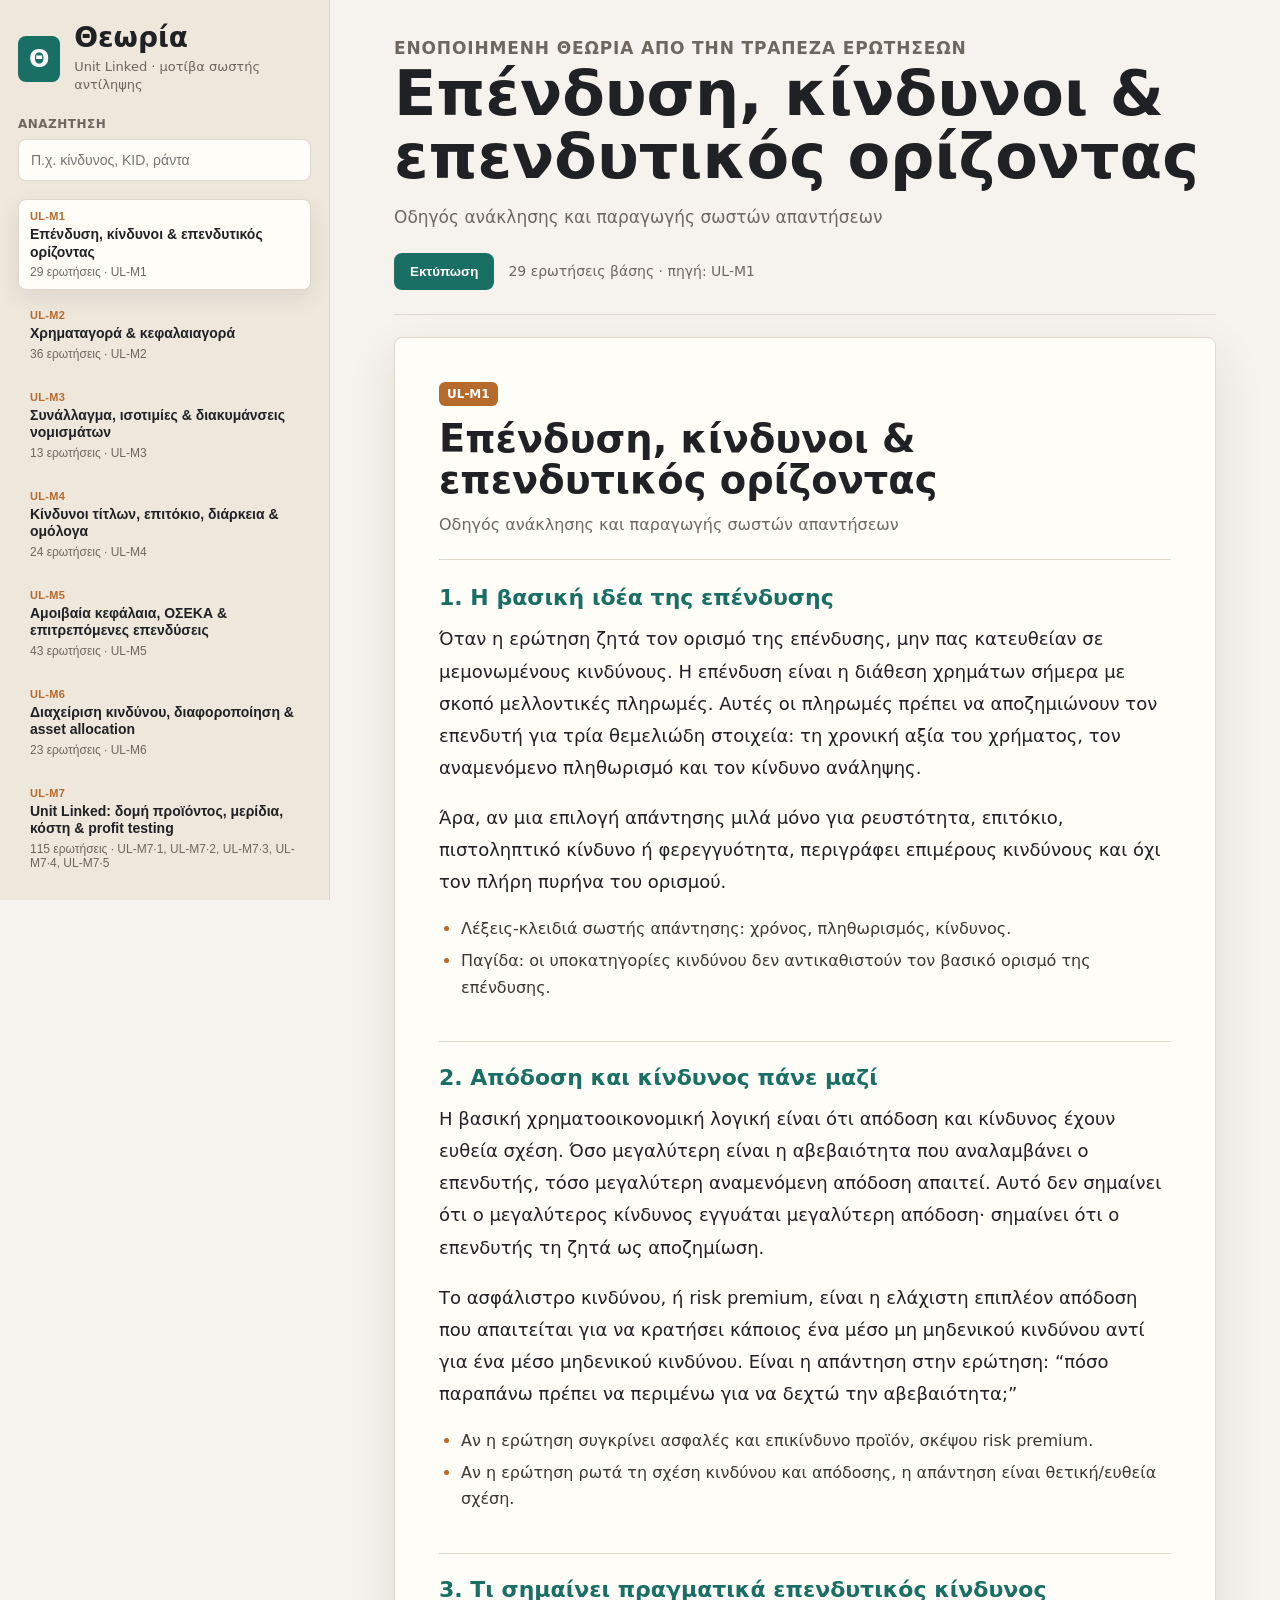
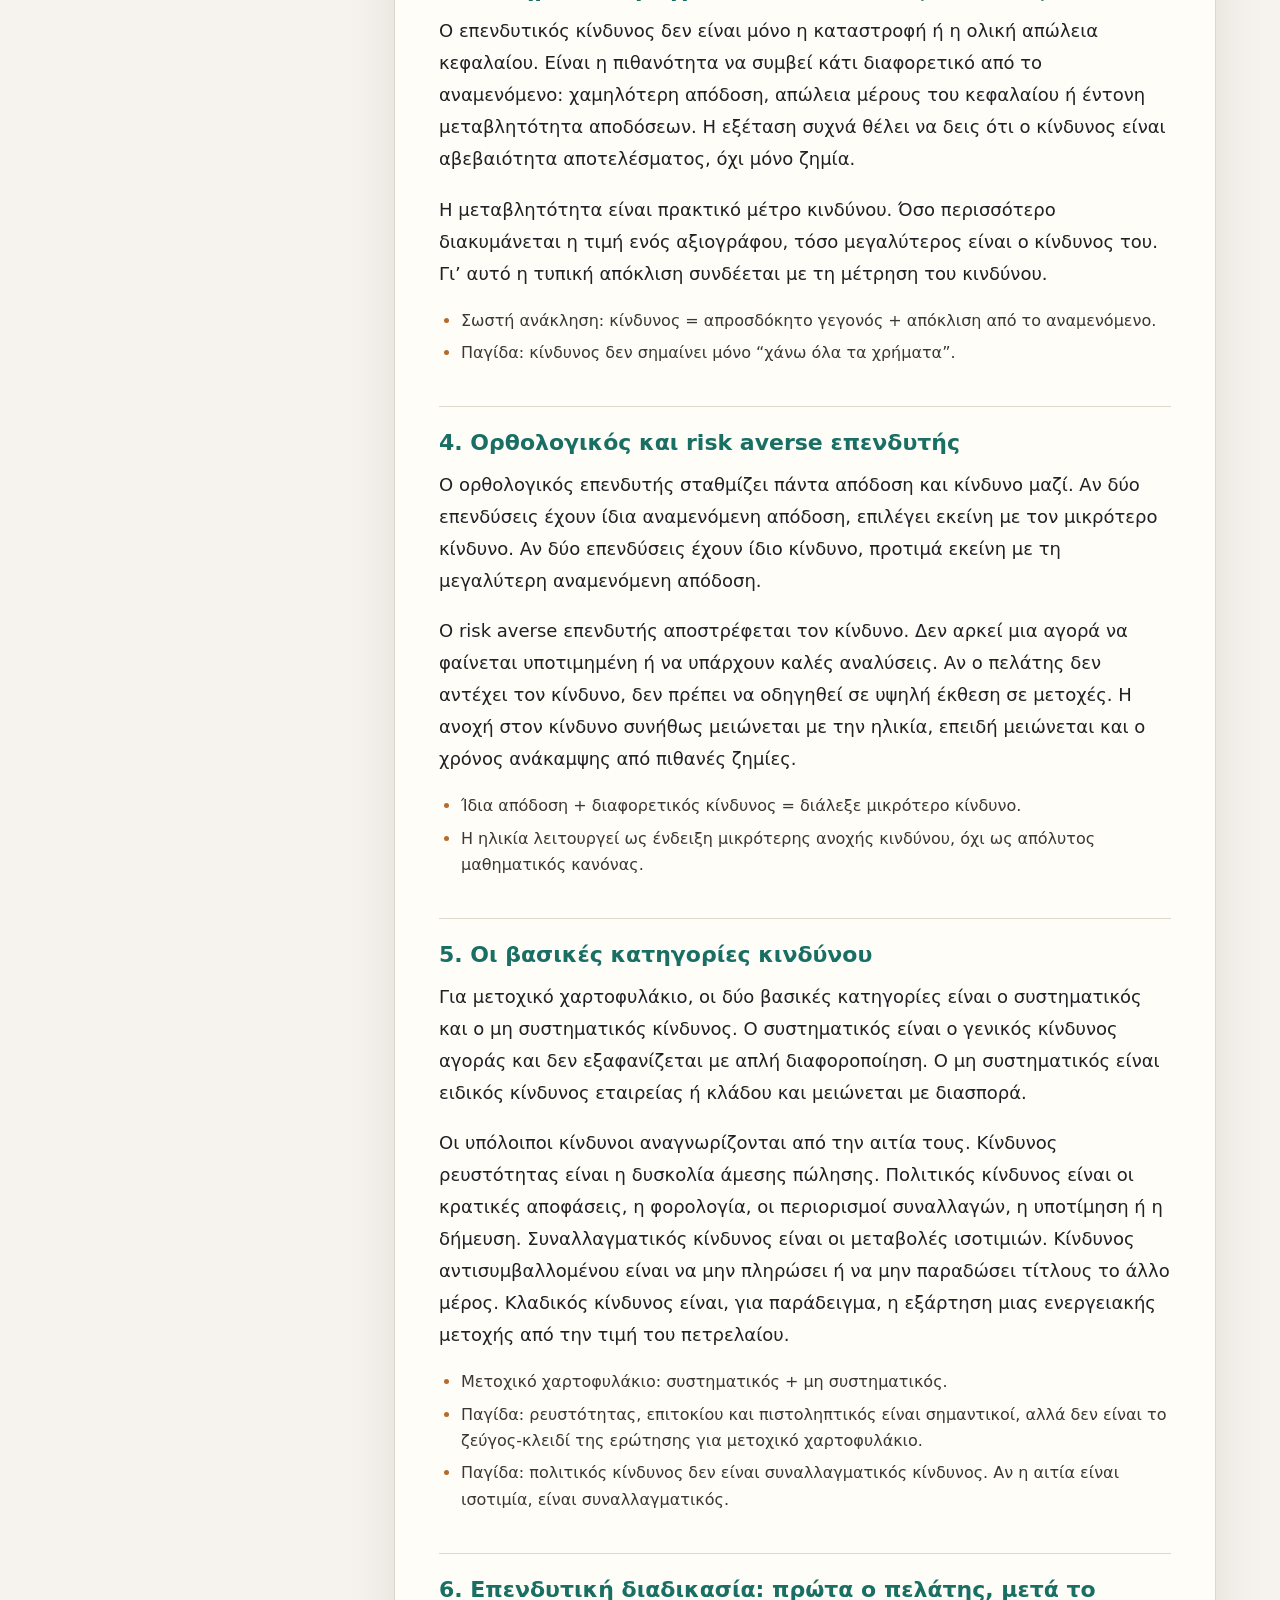
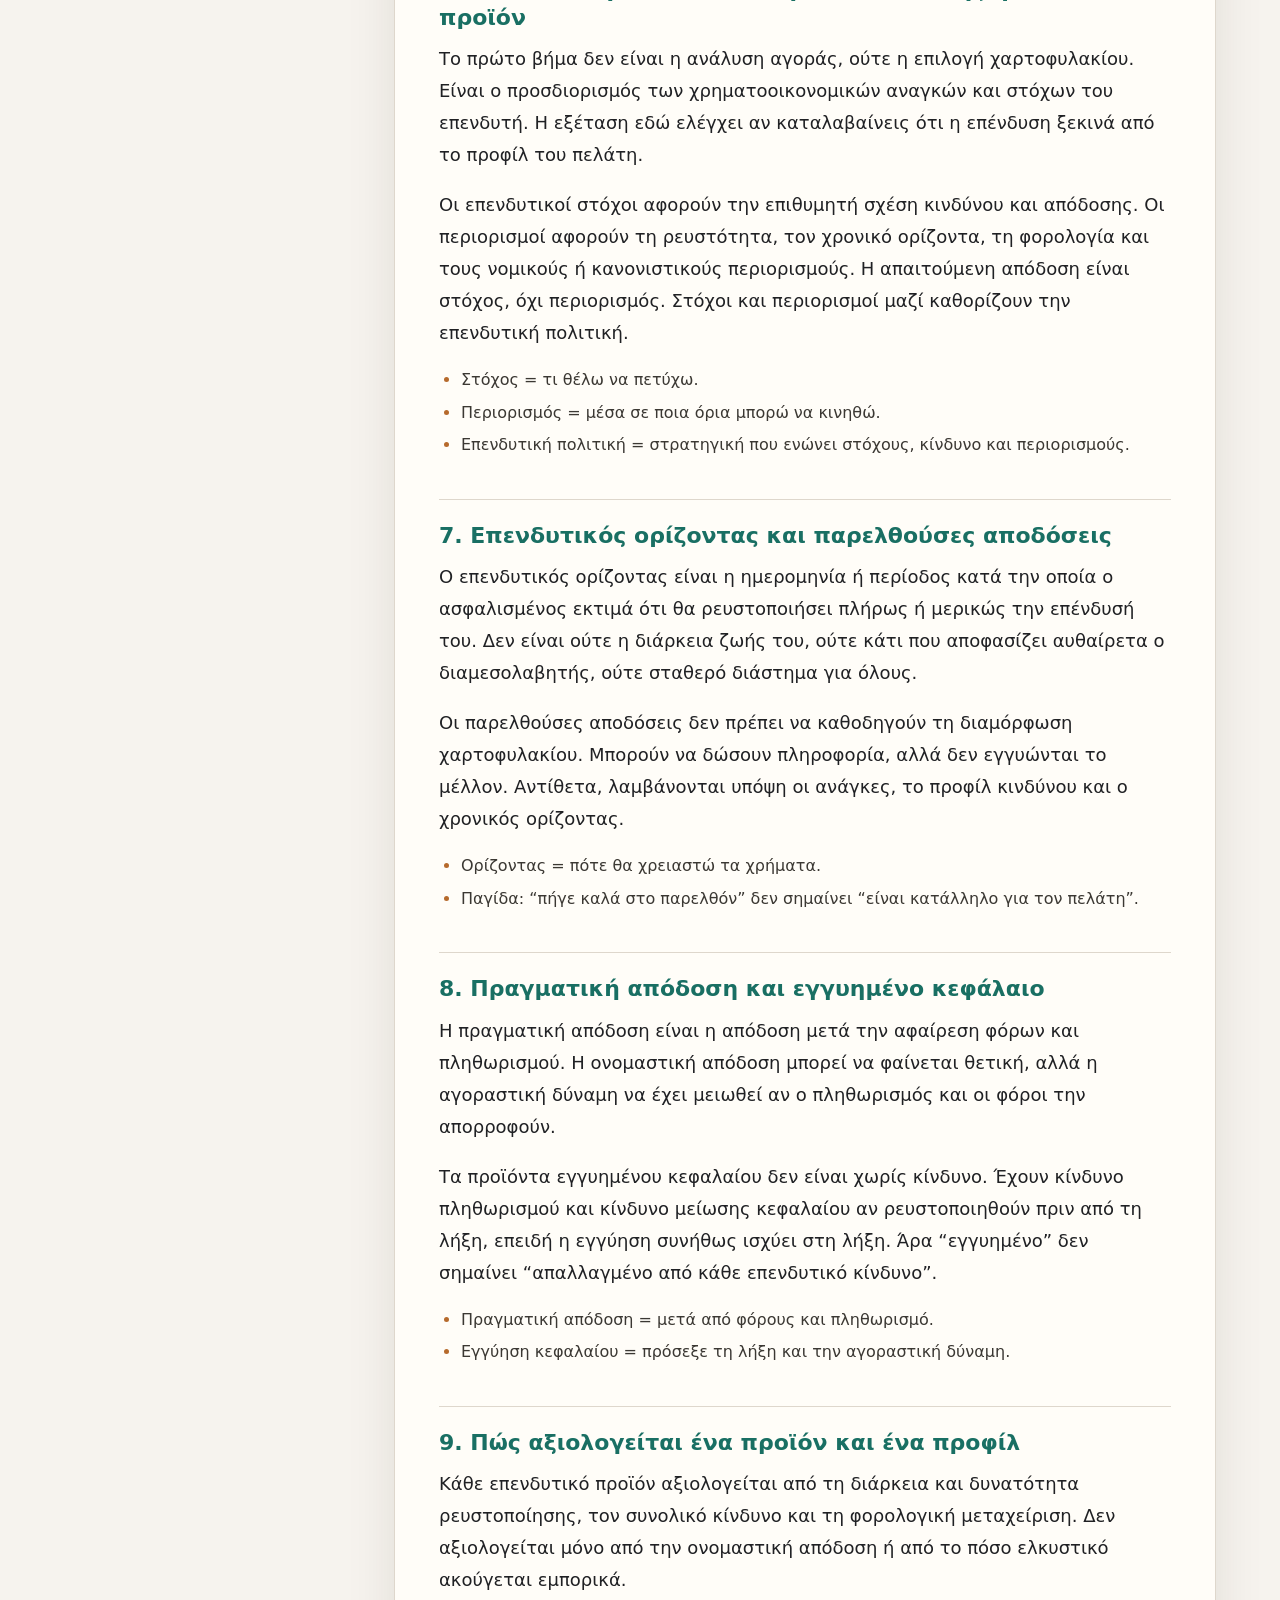
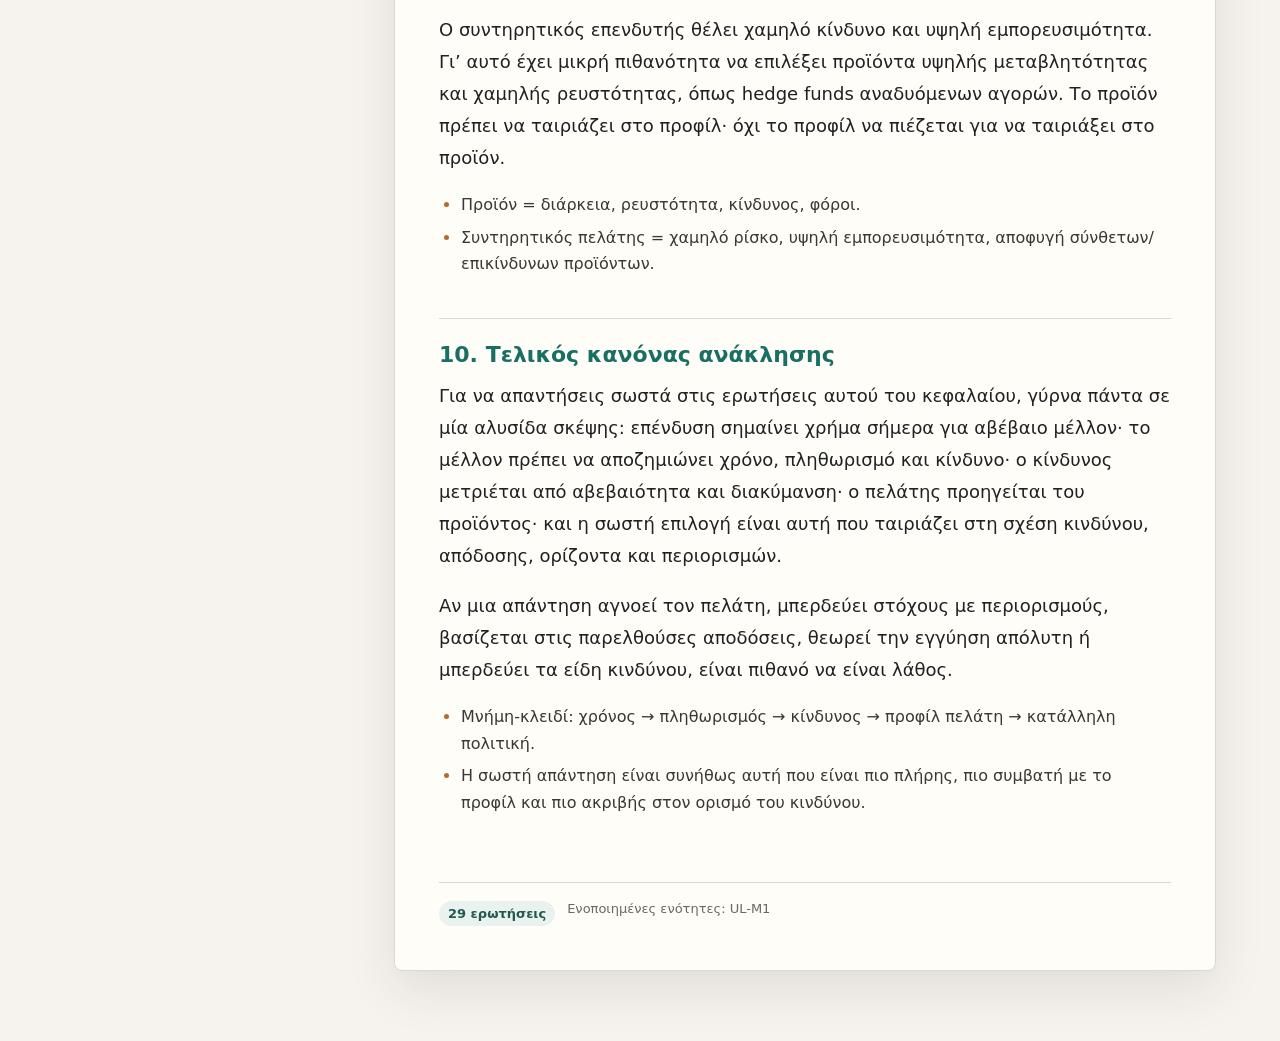
<file: theoria/index.html>
<!doctype html>
<html lang="el">
<head>
<meta charset="utf-8">
<meta name="viewport" content="width=device-width, initial-scale=1">
<title>Θεωρία</title>
<link rel="stylesheet" href="style.css">
</head>
<body>
<aside class="sidebar">
<div class="brand"><span class="brand-mark">Θ</span><div><h1>Θεωρία</h1><p>Unit Linked · μοτίβα σωστής αντίληψης</p></div></div>
<label class="search-label" for="searchInput">Αναζήτηση</label>
<input id="searchInput" class="search" type="search" placeholder="Π.χ. κίνδυνος, KID, ράντα">
<nav id="chapterList" class="chapter-list" aria-label="Κεφάλαια"></nav>
</aside>
<main class="content">
<section class="hero"><p class="eyebrow">Ενοποιημένη θεωρία από την τράπεζα ερωτήσεων</p><h2 id="pageTitle">Θεωρία</h2><p id="pageIntro">Κάθε κεφάλαιο αποδίδεται ως συμπυκνωμένο κείμενο που πιάνει τη λογική των σωστών απαντήσεων.</p><div class="toolbar"><button id="printBtn" type="button">Εκτύπωση</button><span id="chapterMeta" class="chapter-meta"></span></div></section>
<article id="chapterArticle" class="article" aria-live="polite"></article>
</main>
<script src="app.js"></script>
</body>
</html>
</file>
<file: theoria/style.css>
:root{--bg:#f6f3ee;--paper:#fffdf8;--ink:#202124;--muted:#6d675f;--line:#ded7cc;--accent:#196f63;--accent-2:#b66a2c;--soft:#e9f2ef;--shadow:0 18px 50px rgba(35,29,20,.10)}*{box-sizing:border-box}html{scroll-behavior:smooth}body{margin:0;min-height:100vh;background:var(--bg);color:var(--ink);font-family:Inter,ui-sans-serif,system-ui,-apple-system,BlinkMacSystemFont,"Segoe UI",sans-serif;display:grid;grid-template-columns:330px minmax(0,1fr)}.sidebar{position:sticky;top:0;height:100vh;padding:24px 18px;border-right:1px solid var(--line);background:#ede7dc;overflow:auto}.brand{display:flex;gap:14px;align-items:center;margin-bottom:24px}.brand-mark{display:grid;place-items:center;width:46px;height:46px;border-radius:8px;background:var(--accent);color:white;font-weight:800;font-size:24px}h1{font-size:28px;line-height:1;margin:0 0 6px}.brand p{margin:0;color:var(--muted);font-size:13px;line-height:1.35}.search-label{display:block;font-size:12px;font-weight:700;text-transform:uppercase;color:var(--muted);margin-bottom:8px;letter-spacing:.04em}.search{width:100%;height:42px;border:1px solid var(--line);border-radius:8px;background:var(--paper);padding:0 12px;font-size:14px;color:var(--ink);outline:none}.search:focus{border-color:var(--accent);box-shadow:0 0 0 3px rgba(25,111,99,.14)}.chapter-list{display:flex;flex-direction:column;gap:8px;margin-top:18px;padding-bottom:24px}.chapter-button{width:100%;text-align:left;border:1px solid transparent;background:transparent;color:var(--ink);border-radius:8px;padding:10px 11px;cursor:pointer;display:grid;gap:4px}.chapter-button:hover{background:rgba(255,255,255,.55)}.chapter-button.active{background:var(--paper);border-color:var(--line);box-shadow:0 8px 24px rgba(35,29,20,.08)}.chapter-kicker{font-size:11px;color:var(--accent-2);font-weight:800;letter-spacing:.03em}.chapter-title{font-size:14px;font-weight:720;line-height:1.25}.chapter-count{font-size:12px;color:var(--muted)}.content{min-width:0;padding:34px clamp(22px,5vw,70px) 70px}.hero{max-width:980px;margin:0 auto 22px;padding-bottom:24px;border-bottom:1px solid var(--line)}.eyebrow{margin:0 0 10px;color:var(--accent);font-size:13px;font-weight:800;text-transform:uppercase;letter-spacing:.05em}.hero h2{font-size:clamp(34px,5vw,62px);line-height:1.02;margin:0 0 14px;letter-spacing:0}.hero p{max-width:760px;color:var(--muted);font-size:17px;line-height:1.65;margin:0}.toolbar{display:flex;align-items:center;gap:14px;flex-wrap:wrap;margin-top:22px}button#printBtn{border:0;border-radius:8px;background:var(--accent);color:#fff;font-weight:800;padding:11px 16px;cursor:pointer}.chapter-meta{color:var(--muted);font-size:14px}.article{max-width:980px;margin:0 auto;background:var(--paper);border:1px solid var(--line);border-radius:8px;box-shadow:var(--shadow);padding:clamp(22px,4vw,44px)}.article-header{margin-bottom:24px;padding-bottom:20px;border-bottom:1px solid var(--line)}.article-header .code{display:inline-block;color:#fff;background:var(--accent-2);font-weight:800;font-size:12px;border-radius:6px;padding:5px 8px;margin-bottom:12px}.article h3{font-size:clamp(26px,3vw,40px);line-height:1.08;margin:0 0 10px;letter-spacing:0}.article .subtitle{font-size:16px;color:var(--muted);margin:0}.article p{font-size:18px;line-height:1.78;margin:0 0 18px}.source-row{margin-top:26px;padding-top:18px;border-top:1px solid var(--line);display:flex;gap:12px;flex-wrap:wrap;color:var(--muted);font-size:13px}.pill{background:var(--soft);color:#245950;border-radius:999px;padding:5px 9px;font-weight:750}.empty{color:var(--muted);padding:18px;line-height:1.5}@media (max-width:860px){body{display:block}.sidebar{position:relative;height:auto;border-right:0;border-bottom:1px solid var(--line)}.chapter-list{max-height:360px}.content{padding:24px 16px 48px}.article p{font-size:16px}.hero p{font-size:15px}}@media print{body{display:block;background:white}.sidebar,.toolbar{display:none}.content{padding:0}.hero{max-width:none;margin:0 0 18px}.hero h2{font-size:28px}.hero p,.eyebrow{color:#333}.article{max-width:none;border:0;box-shadow:none;padding:0}.article p{font-size:12pt;line-height:1.55}.article h3{font-size:20pt}.source-row{font-size:10pt}}

.theory-section{padding:22px 0;border-top:1px solid var(--line)}.theory-section:first-of-type{border-top:0;padding-top:0}.theory-section h4{font-size:22px;line-height:1.25;margin:0 0 12px;color:var(--accent);letter-spacing:0}.theory-section ul{margin:4px 0 18px;padding-left:22px}.theory-section li{font-size:16px;line-height:1.65;margin:6px 0;color:#3b3833}.theory-section li::marker{color:var(--accent-2)}@media print{.theory-section{break-inside:avoid;padding:12px 0}.theory-section h4{font-size:14pt}.theory-section li{font-size:11pt;line-height:1.45}}
</file>
